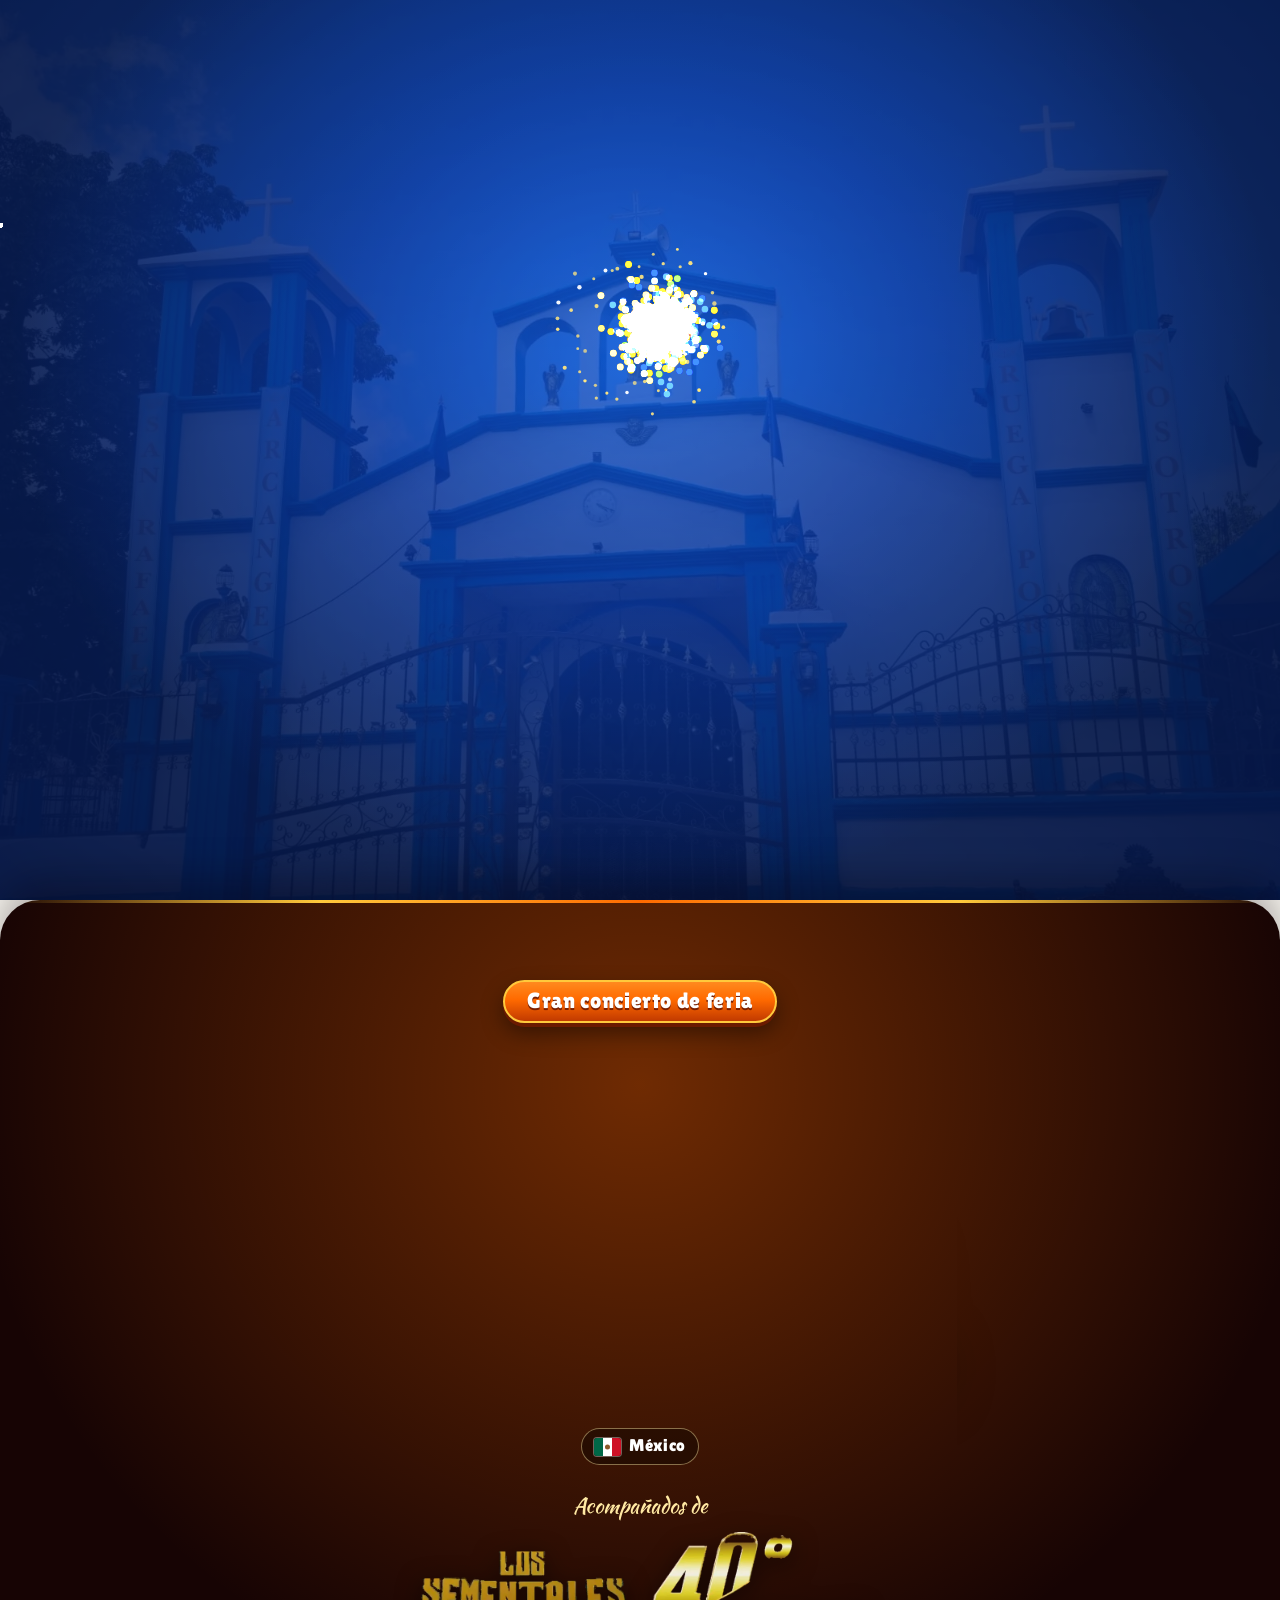
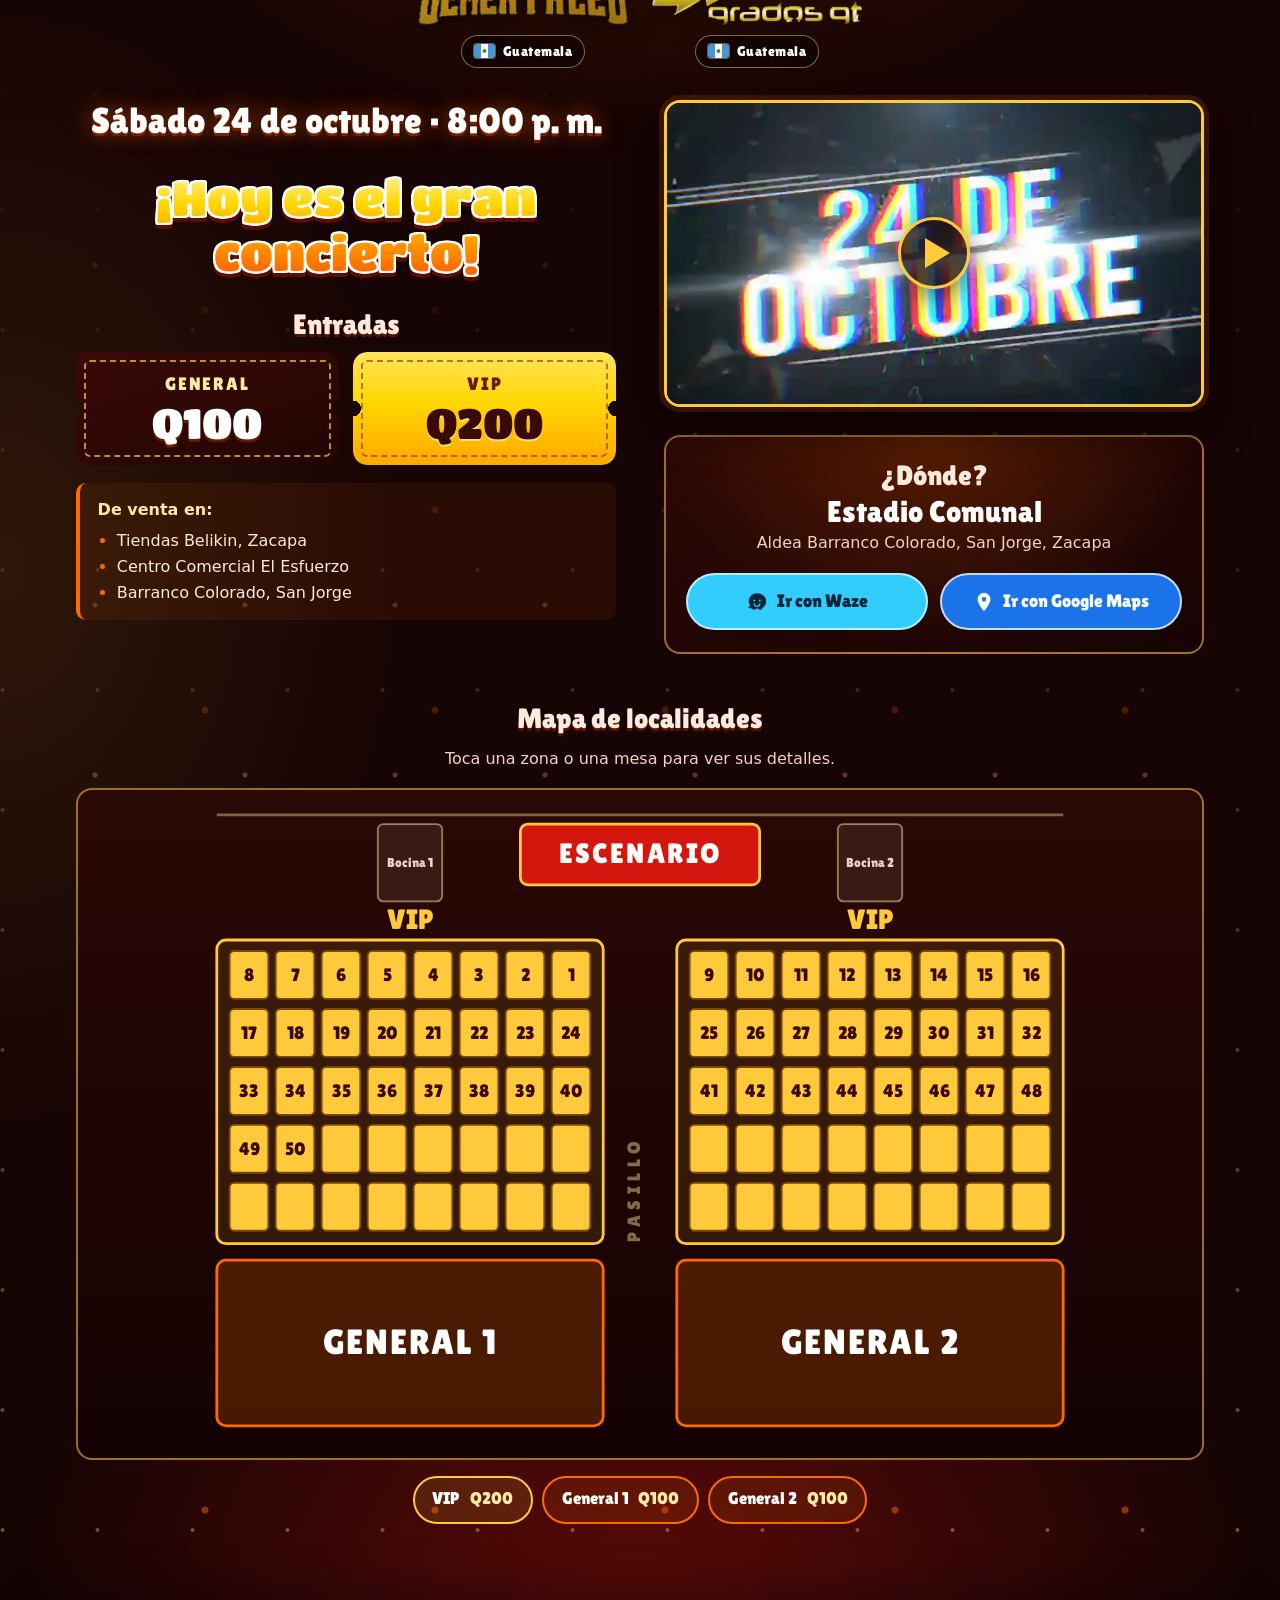
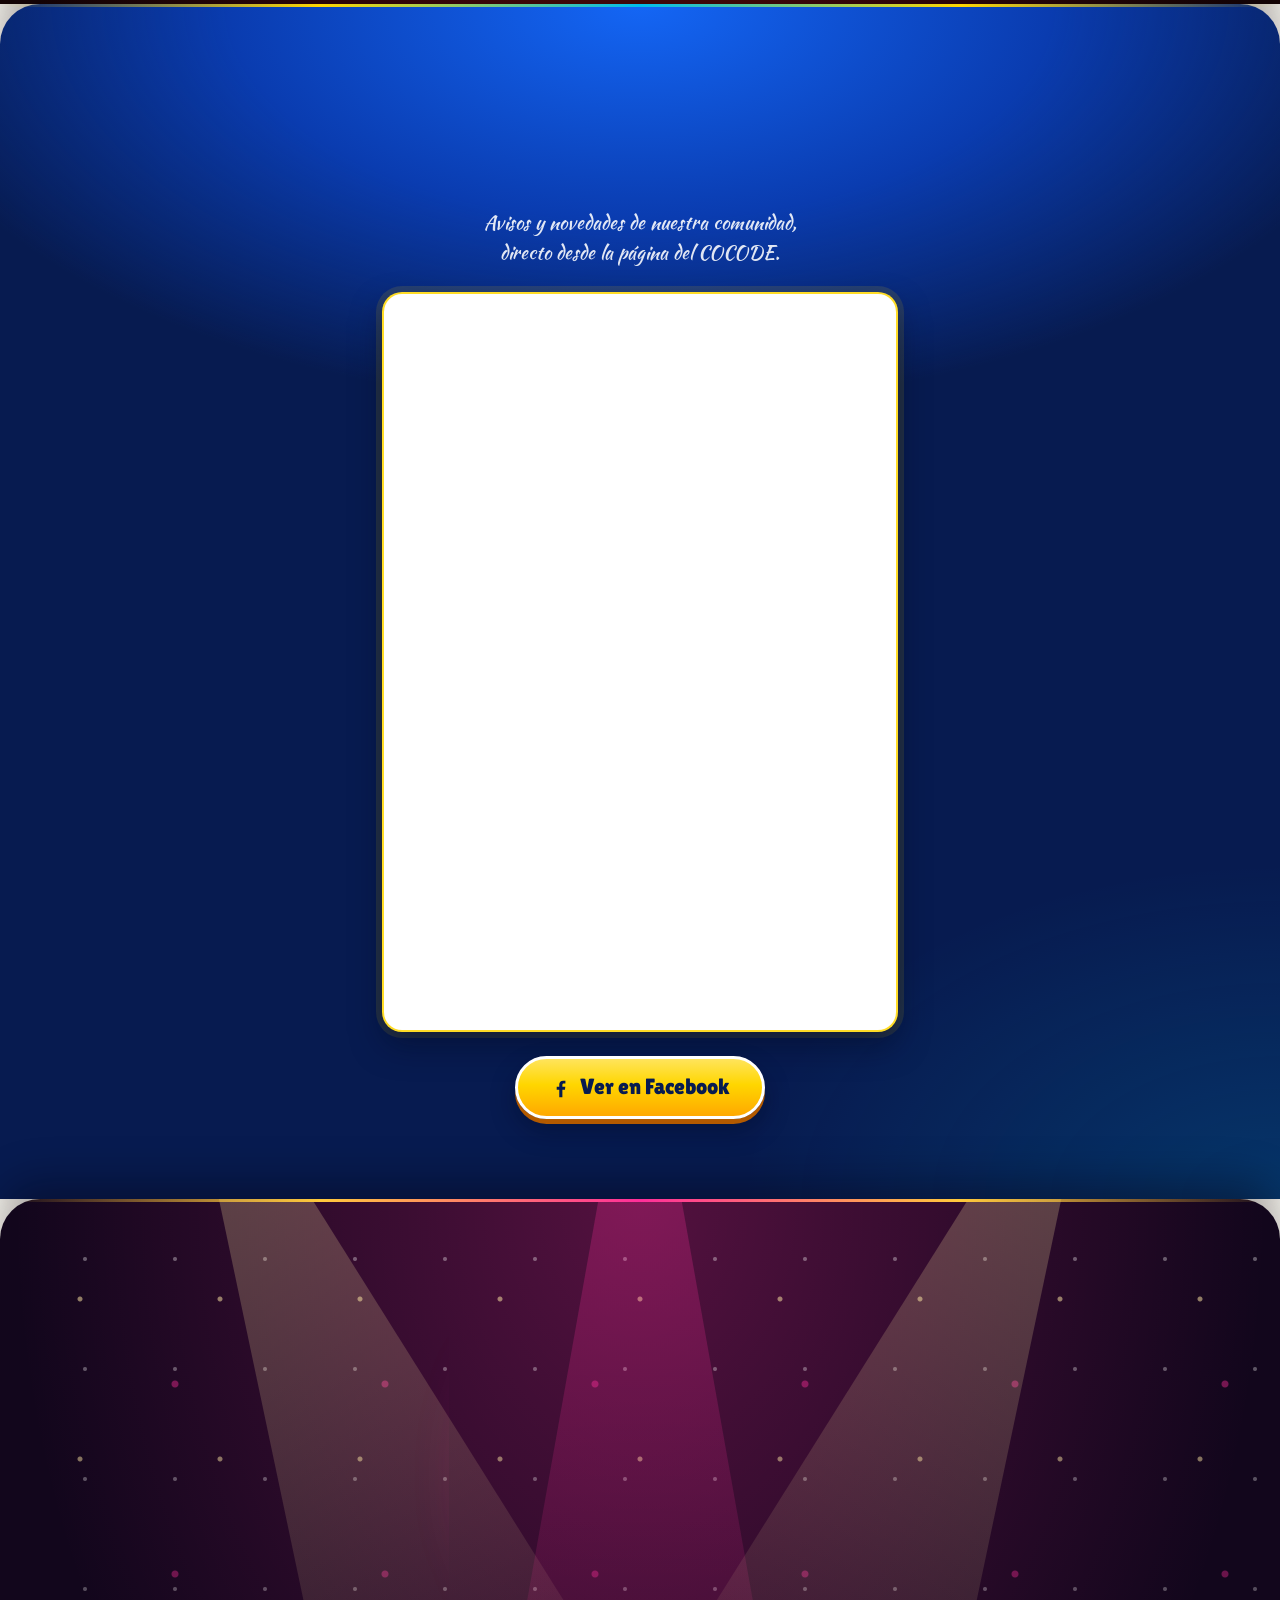
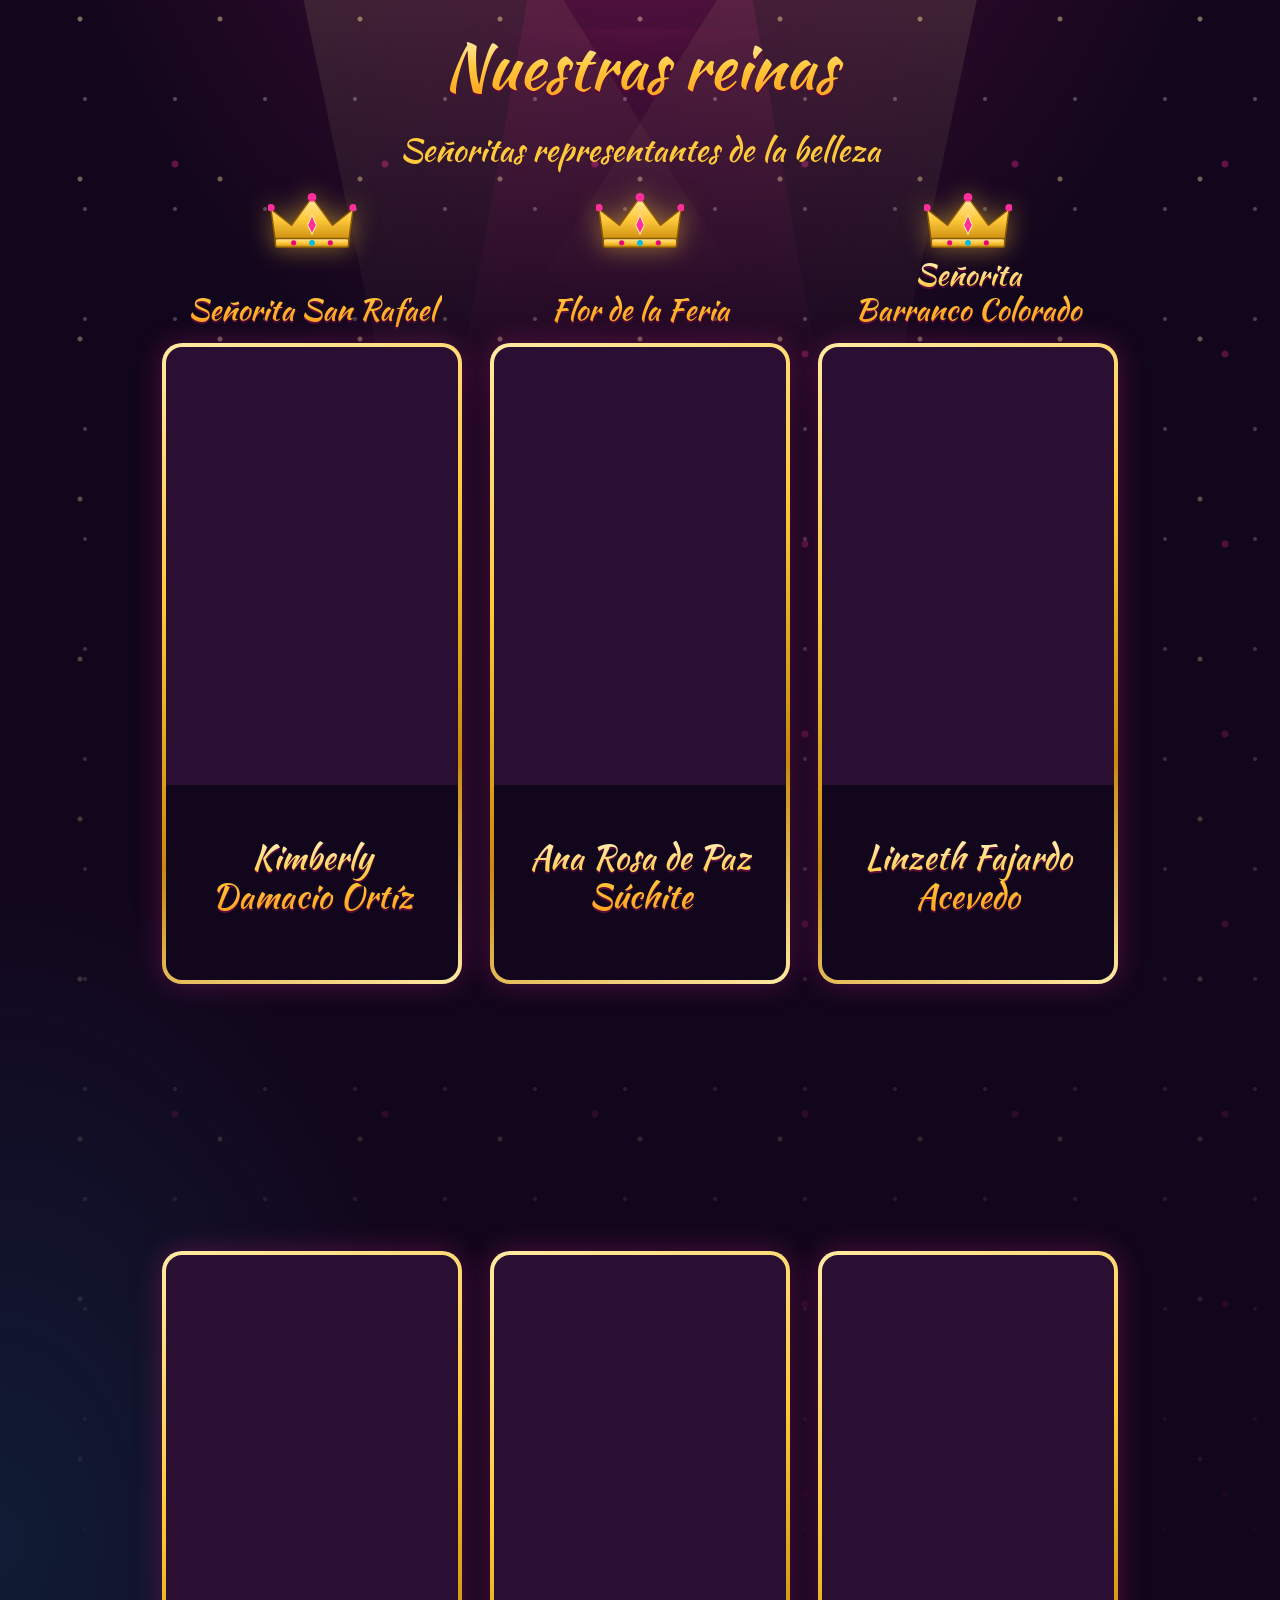
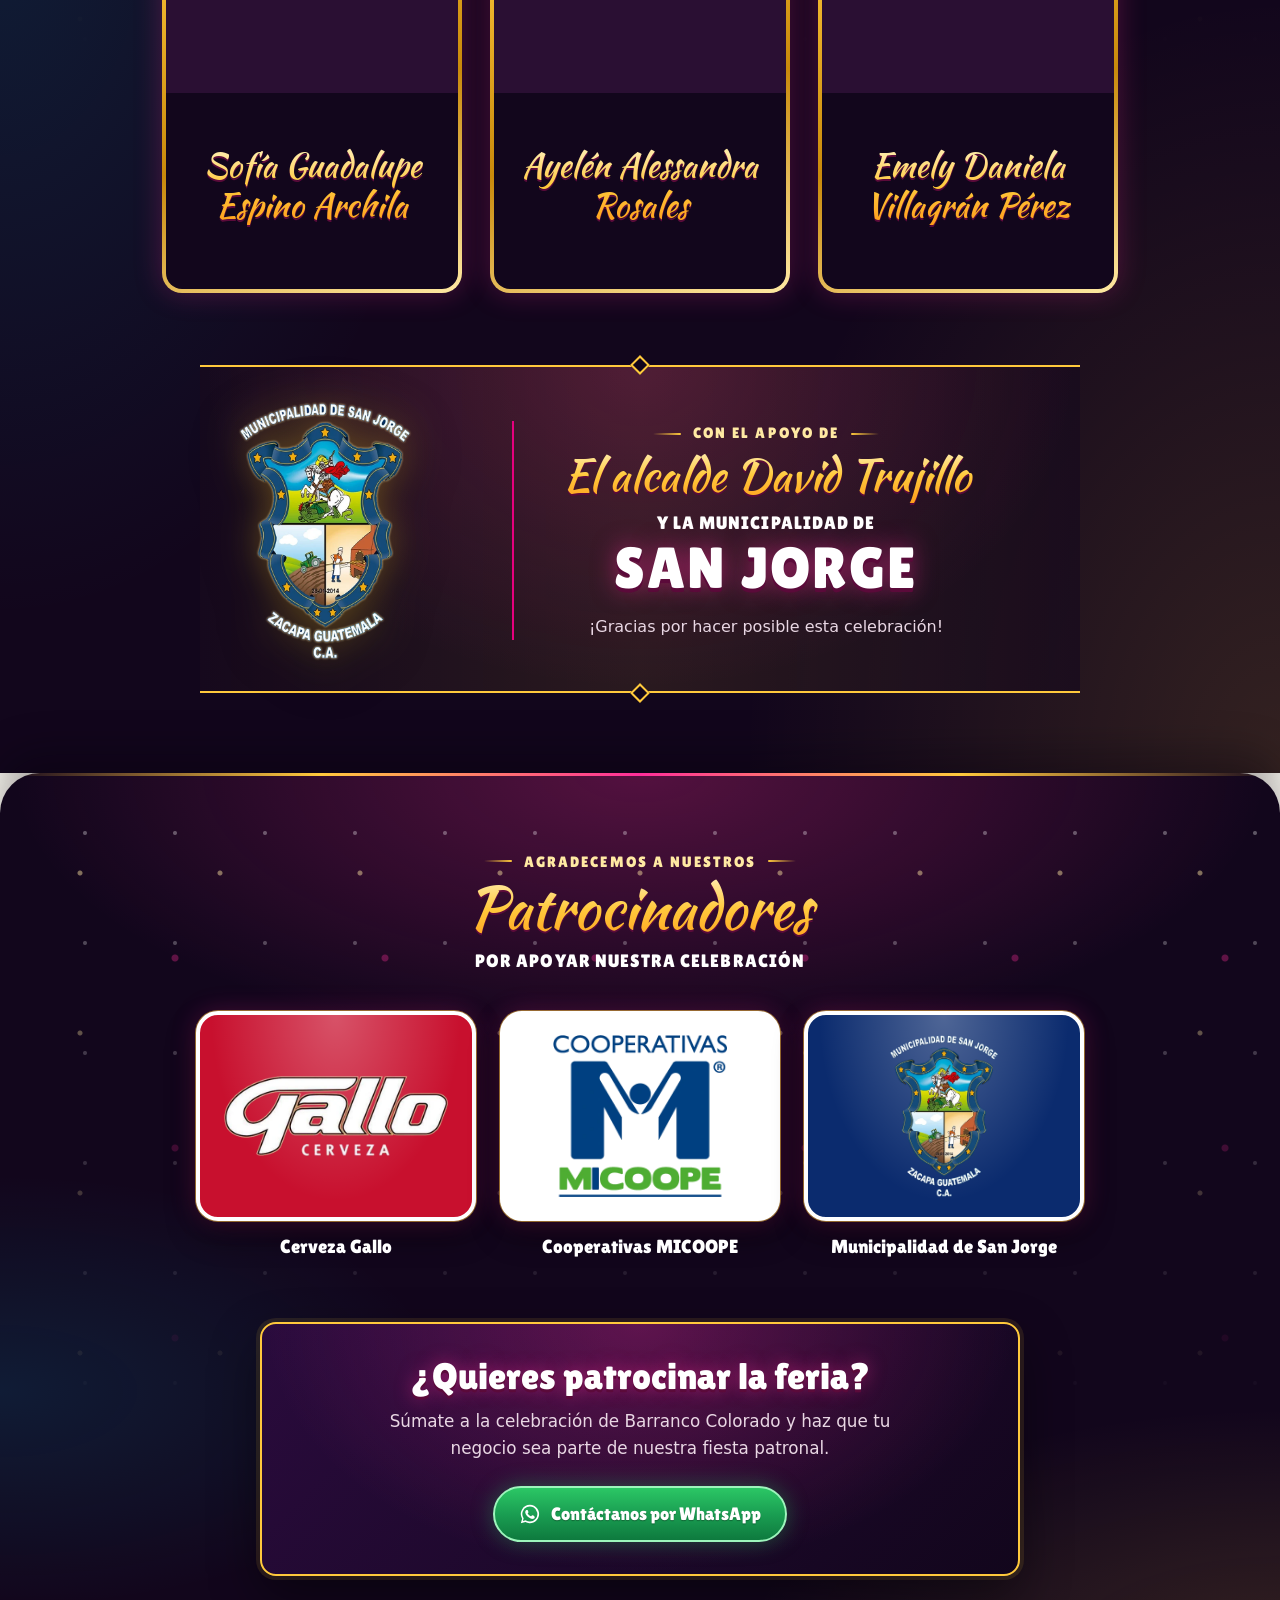
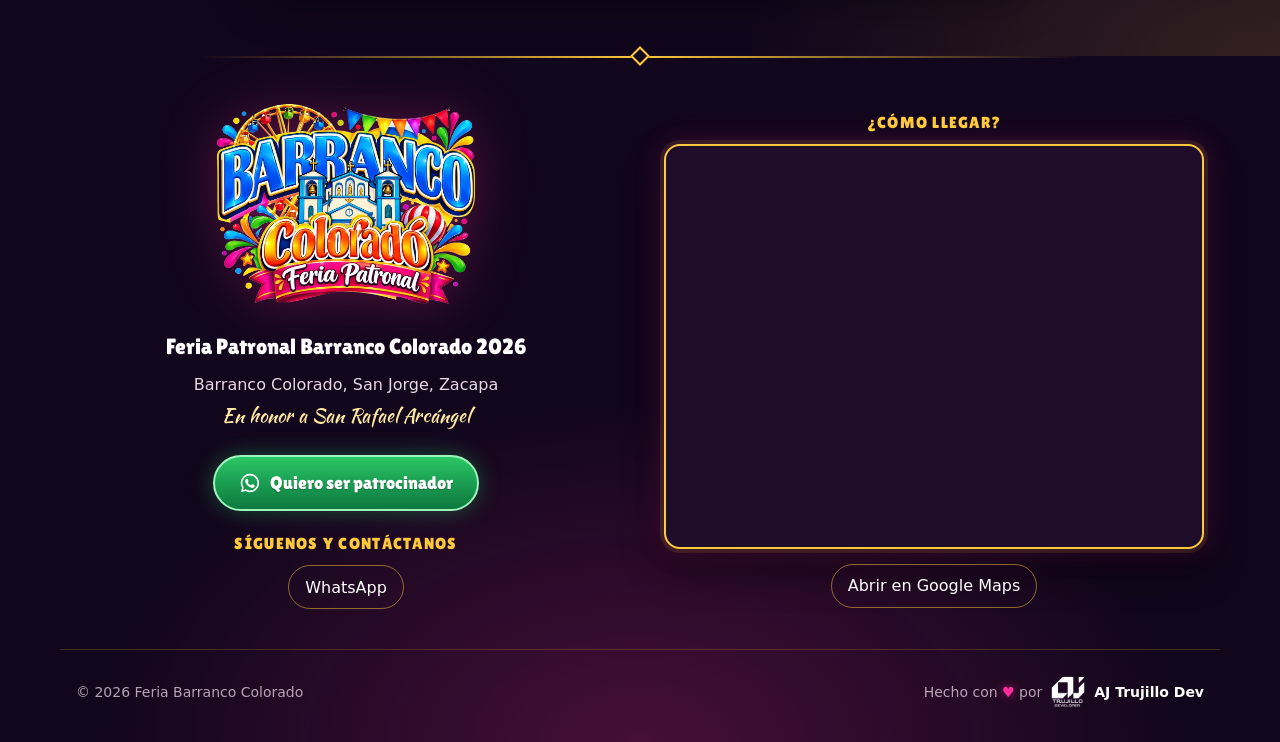
<file: index.html>
<!DOCTYPE html>
<html lang="es">
<head>
  <meta charset="utf-8">
  <meta name="viewport" content="width=device-width, initial-scale=1">
  <title>Feria Patronal Barranco Colorado 2026 | San Jorge, Zacapa</title>
  <meta name="description" content="Feria Patronal de Barranco Colorado 2026, San Jorge, Zacapa, en honor a San Rafael Arcángel. Inicia el 21 de octubre: actividades, gran concierto, nuestras reinas y patrocinadores.">
  <meta name="theme-color" content="#071B50">
  <link rel="canonical" href="https://barrancocoloradofest.com/">
  <!-- Ícono de la pestaña: logo de la feria -->
  <link rel="icon" type="image/png" sizes="32x32" href="assets/img/icono/favicon-32.png">
  <link rel="icon" type="image/png" sizes="48x48" href="assets/img/icono/favicon-48.png">
  <link rel="apple-touch-icon" href="assets/img/icono/apple-touch-icon.png">
  <!-- Vista previa al compartir (Facebook, WhatsApp, X…). Las URL deben ser absolutas. -->
  <meta property="og:type" content="website">
  <meta property="og:locale" content="es_GT">
  <meta property="og:site_name" content="Feria Patronal Barranco Colorado">
  <meta property="og:url" content="https://barrancocoloradofest.com/">
  <meta property="og:title" content="Feria Patronal Barranco Colorado 2026 | Inicia el 21 de octubre">
  <meta property="og:description" content="Feria Patronal de Barranco Colorado, San Jorge, Zacapa, en honor a San Rafael Arcángel. Conoce las actividades, el gran concierto y a nuestras reinas.">
  <meta property="og:image" content="https://barrancocoloradofest.com/assets/img/compartir/feria-2026.jpg">
  <meta property="og:image:type" content="image/jpeg">
  <meta property="og:image:width" content="1200">
  <meta property="og:image:height" content="630">
  <meta property="og:image:alt" content="Logo de la Feria Patronal Barranco Colorado con la fecha de inicio: 21 de octubre de 2026, San Jorge, Zacapa">
  <meta name="twitter:card" content="summary_large_image">
  <meta name="twitter:title" content="Feria Patronal Barranco Colorado 2026 | Inicia el 21 de octubre">
  <meta name="twitter:description" content="Feria Patronal de Barranco Colorado, San Jorge, Zacapa. Actividades, gran concierto y nuestras reinas.">
  <meta name="twitter:image" content="https://barrancocoloradofest.com/assets/img/compartir/feria-2026.jpg">
  <!-- Tipografías similares a las del logo -->
  <link rel="preconnect" href="https://fonts.googleapis.com">
  <link rel="preconnect" href="https://fonts.gstatic.com" crossorigin>
  <link rel="stylesheet" href="https://fonts.googleapis.com/css2?family=Kaushan+Script&family=Lilita+One&family=Titan+One&display=swap">
  <link rel="preload" as="image" href="assets/img/logo/logo.webp" fetchpriority="high">
  <link rel="stylesheet" href="css/styles.css">
  <script>
    // Oculta logo y contador hasta que termine la presentación (js/intro.js).
    // Seguro: si intro.js no carga, se muestran igual a los 12 segundos.
    if (!window.matchMedia("(prefers-reduced-motion: reduce)").matches) {
      document.documentElement.classList.add("intro");
      window.__introFailsafe = setTimeout(function () {
        document.documentElement.classList.remove("intro");
      }, 12000);
    }
  </script>
  <!-- El contenido vive en data.js; main.js lo muestra. El orden importa. -->
  <script src="js/data.js" defer></script>
  <script src="js/programa.js" defer></script>
  <script src="js/reinas.js" defer></script>
  <script src="js/pie.js" defer></script>
  <script src="js/main.js" defer></script>
  <script src="js/figuras.js" defer></script>
  <script src="js/intro.js" defer></script>
  <script src="js/escenas.js" defer></script>
</head>
<body>
  <!-- Barra fija: aparece al bajar de la portada (main.js) -->
  <header class="barra-sitio" data-barra-sitio>
    <a class="barra-sitio__logo" href="#inicio" aria-label="Volver al inicio">
      <img src="assets/img/logo/logo.webp" alt="" width="1000" height="775" decoding="async">
    </a>
    <!-- Cuenta regresiva compacta (la misma de la portada); al llegar la feria, la bienvenida -->
    <div class="barra-sitio__centro">
      <div class="barra-sitio__cuenta" data-barra-cuenta aria-hidden="true">
        <span class="barra-sitio__unidad"><b data-unit="dias">--</b>d</span>
        <span class="barra-sitio__unidad"><b data-unit="horas">--</b>h</span>
        <span class="barra-sitio__unidad"><b data-unit="minutos">--</b>m</span>
        <span class="barra-sitio__unidad"><b data-unit="segundos">--</b>s</span>
      </div>
      <p class="barra-sitio__bienvenida" data-barra-bienvenida hidden>¡Bienvenido a Barranco Colorado!</p>
    </div>
    <a class="btn btn--feria barra-sitio__boton" href="programa.html">Ver programa</a>
  </header>

  <main id="contenido">
    <!-- Marca el área de la portada (para pausar los fuegos cuando se cubre) -->
    <div class="portada-sentinela" data-portada-sentinela aria-hidden="true"></div>

    <!-- ============ Portada: logo + cuenta regresiva ============ -->
    <section class="hero" id="inicio" aria-labelledby="titulo-principal">
      <!-- Fondo animado: carrusel de fotos (main.js), resplandor y fuegos artificiales (intro.js) -->
      <div class="hero__fx" aria-hidden="true">
        <div class="hero__slides" data-slides></div>
        <span class="hero__glow"></span>
        <canvas class="hero__fireworks" data-fireworks></canvas>
        <span class="hero__flash"></span>
      </div>

      <!-- Durante la feria (.hero--feria) son dos columnas: logo y mensaje · actividades de hoy -->
      <div class="hero__inner" data-escena-contenido>
        <div class="hero__principal">
          <h1 class="hero__title" id="titulo-principal">
            <img class="hero__logo" data-logo="hero" src="assets/img/logo/logo.webp"
                 alt="Feria Patronal Barranco Colorado 2026" width="1000" height="775" fetchpriority="high">
            <span class="hero__title-text" data-hero-fallback data-feria="nombre" hidden>Feria Patronal Barranco Colorado 2026</span>
          </h1>

          <!-- Información para lectores de pantalla y buscadores -->
          <p class="sr-only">
            <span data-feria="lugar">San Jorge, Zacapa</span>.
            <span data-feria="patrono">En honor a San Rafael Arcángel</span>.
          </p>

          <p class="hero__date">
            <span data-feria="fechaInicioTexto">Inicia el 21 de octubre de 2026</span>
          </p>

          <div class="countdown" role="group" aria-labelledby="titulo-contador">
            <h2 class="sr-only" id="titulo-contador">Cuenta regresiva para la feria</h2>

            <div class="countdown__grid" data-countdown>
              <div class="countdown__unit">
                <span class="countdown__num" data-unit="dias">--</span>
                <span class="countdown__label">Días</span>
              </div>
              <div class="countdown__unit">
                <span class="countdown__num" data-unit="horas">--</span>
                <span class="countdown__label">Horas</span>
              </div>
              <div class="countdown__unit">
                <span class="countdown__num" data-unit="minutos">--</span>
                <span class="countdown__label">Min</span>
              </div>
              <div class="countdown__unit">
                <span class="countdown__num" data-unit="segundos">--</span>
                <span class="countdown__label">Seg</span>
              </div>
            </div>

            <!-- Solo se anuncia una vez, al terminar el conteo -->
            <p class="countdown__done" role="status" data-countdown-done></p>
          </div>

          <!-- Programa completo; durante la feria abre en el día de hoy (main.js) -->
          <a class="btn btn--feria hero__cta" href="programa.html" data-accion="actividades">Ver actividades</a>
        </div>

        <!-- Actividades de hoy: solo durante la feria (main.js + programa.js) -->
        <section class="hoy-panel hero__hoy" data-hero-hoy aria-labelledby="titulo-hoy" hidden>
          <header class="hoy-panel__header">
            <h2 class="hoy-panel__etiqueta" id="titulo-hoy">Hoy en la feria</h2>
            <p class="hoy-panel__fecha" data-hero-hoy-fecha></p>
          </header>
        </section>
      </div>

      <!-- Indicador para desplazarse al resto del sitio -->
      <a class="scroll-hint" href="#noticias">
        <span class="scroll-hint__text">Desliza</span>
        <span class="scroll-hint__arrow" aria-hidden="true"></span>
        <span class="sr-only">hacia las noticias</span>
      </a>
    </section>

    <!-- ============ Evento destacado: gran concierto ============ -->
    <!-- Estilo inspirado en el logo del grupo: noche, fuego y dorado. Contenido desde data.js -->
    <section class="section section--evento" id="evento" aria-labelledby="titulo-evento" data-hint="hacia el gran concierto" hidden>
      <div class="evento-fuego" aria-hidden="true"></div>

      <div class="container evento-inner">
        <header class="evento-header">
          <p class="evento-header__etiqueta" data-evento-campo="etiqueta" data-revelar="desplegar"></p>
          <h2 class="evento-header__titulo" id="titulo-evento">
            <img class="evento-header__logo" data-evento-logo data-revelar="pop" style="--i: 1" decoding="async">
          </h2>
          <!-- País del grupo principal (bandera + nombre) -->
          <p class="evento-pais" data-evento-pais data-revelar style="--i: 2" hidden></p>

          <div class="evento-invitados" data-evento-invitados hidden>
            <p class="evento-invitados__texto" data-evento-campo="invitadosTexto" data-revelar style="--i: 3"></p>
            <ul class="evento-invitados__lista" data-evento-invitados-lista></ul>
          </div>
        </header>

        <div class="evento-grid">
          <div class="evento-col">
            <p class="evento-fecha" data-revelar="pop" style="--i: 2">
              <time data-evento-fecha></time>
            </p>

            <!-- Cuenta regresiva propia (clases distintas a las de la portada) -->
            <div class="evento-reloj" role="group" aria-labelledby="titulo-evento-reloj" data-evento-reloj hidden>
              <h3 class="sr-only" id="titulo-evento-reloj">Cuenta regresiva para el concierto</h3>
              <div class="evento-reloj__grid" data-evento-reloj-grid>
                <div class="evento-reloj__unidad" data-revelar="voltear" style="--i: 3">
                  <span class="evento-reloj__num" data-unit="dias">--</span>
                  <span class="evento-reloj__label">Días</span>
                </div>
                <div class="evento-reloj__unidad" data-revelar="voltear" style="--i: 4">
                  <span class="evento-reloj__num" data-unit="horas">--</span>
                  <span class="evento-reloj__label">Horas</span>
                </div>
                <div class="evento-reloj__unidad" data-revelar="voltear" style="--i: 5">
                  <span class="evento-reloj__num" data-unit="minutos">--</span>
                  <span class="evento-reloj__label">Min</span>
                </div>
                <div class="evento-reloj__unidad" data-revelar="voltear" style="--i: 6">
                  <span class="evento-reloj__num" data-unit="segundos">--</span>
                  <span class="evento-reloj__label">Seg</span>
                </div>
              </div>
              <p class="evento-reloj__fin" role="status" data-evento-reloj-fin></p>
            </div>

            <!-- Precios de las entradas -->
            <div class="evento-entradas" data-evento-entradas-box hidden>
              <h3 class="evento-subtitulo" data-revelar>Entradas</h3>
              <ul class="evento-entradas__lista" data-evento-entradas></ul>
              <div class="evento-venta" data-evento-venta-box data-revelar style="--i: 2" hidden>
                <p class="evento-venta__titulo">De venta en:</p>
                <ul class="evento-venta__lista" data-evento-venta></ul>
              </div>
            </div>
          </div>

          <div class="evento-col">
            <!-- Video promocional: se reproduce en bucle solo mientras está en pantalla.
                 Sin controles: tocarlo pausa o reanuda; el botón de la esquina activa el sonido. -->
            <figure class="evento-video" data-evento-video-box data-revelar="voltear" hidden>
              <video class="evento-video__player" data-evento-video loop playsinline preload="none" width="848" height="478"></video>
              <button class="evento-video__toggle" type="button" data-evento-video-toggle aria-label="Reproducir video">
                <span class="evento-video__icono" aria-hidden="true"></span>
              </button>
              <button class="evento-video__sonido" type="button" data-evento-video-sonido hidden>
                <svg viewBox="0 0 24 24" width="20" height="20" aria-hidden="true" focusable="false"><path fill="currentColor" d="M4 9v6h4l5 4V5L8 9H4Zm12.5 3a4.5 4.5 0 0 0-2.5-4v8a4.5 4.5 0 0 0 2.5-4ZM14 3.2v2.1a7 7 0 0 1 0 13.4v2.1a9 9 0 0 0 0-17.6Z"/></svg>
                <span data-evento-video-sonido-texto>Activar sonido</span>
              </button>
              <figcaption class="sr-only" data-evento-video-titulo></figcaption>
            </figure>

            <!-- Lugar y botones para llegar -->
            <div class="evento-lugar" data-revelar style="--i: 1">
              <h3 class="evento-subtitulo">¿Dónde?</h3>
              <p class="evento-lugar__nombre" data-evento-campo="lugar"></p>
              <p class="evento-lugar__detalle" data-evento-campo="lugarDetalle"></p>
              <div class="evento-lugar__botones" data-evento-rutas hidden>
                <a class="btn btn--ruta btn--waze" data-evento-waze target="_blank" rel="noopener noreferrer">
                  <svg class="btn__icono" viewBox="0 0 24 24" width="22" height="22" aria-hidden="true" focusable="false"><path fill="currentColor" d="M12 2.5c-4.9 0-9 3.7-9 8.6 0 1.8.6 3.3 1.5 4.3-.3 1.2-1 2-2.1 2.4.9.9 2.4 1.4 4 1.1A2.5 2.5 0 0 0 11 19h2.2a2.5 2.5 0 0 0 4.7-.5c2.4-1.5 4.1-4.1 4.1-7.4 0-4.9-5-8.6-10-8.6Zm-3 6.8a1.1 1.1 0 1 1 0 2.2 1.1 1.1 0 0 1 0-2.2Zm6 0a1.1 1.1 0 1 1 0 2.2 1.1 1.1 0 0 1 0-2.2Zm-6.8 4.3h1.4a2.4 2.4 0 0 0 4.8 0h1.4a3.8 3.8 0 0 1-7.6 0Z"/></svg>
                  <span>Ir con Waze</span>
                </a>
                <a class="btn btn--ruta btn--maps" data-evento-maps target="_blank" rel="noopener noreferrer">
                  <svg class="btn__icono" viewBox="0 0 24 24" width="22" height="22" aria-hidden="true" focusable="false"><path fill="currentColor" d="M12 2a7 7 0 0 0-7 7c0 5.2 7 13 7 13s7-7.8 7-13a7 7 0 0 0-7-7Zm0 9.5A2.5 2.5 0 1 1 12 6.5a2.5 2.5 0 0 1 0 5Z"/></svg>
                  <span>Ir con Google Maps</span>
                </a>
              </div>
            </div>
          </div>
        </div>

        <!-- Mapa interactivo de localidades (dibujado por main.js desde data.js) -->
        <div class="localidades" data-localidades hidden>
          <h3 class="evento-subtitulo" data-revelar>Mapa de localidades</h3>
          <p class="localidades__ayuda" data-revelar style="--i: 1">Toca una zona o una mesa para ver sus detalles.
            <span class="localidades__desliza">Desliza el plano hacia los lados para verlo completo.</span></p>
          <div class="localidades__mapa" data-localidades-mapa data-revelar="voltear" style="--i: 2"></div>
          <div class="localidades__zonas" role="group" aria-label="Zonas del concierto" data-localidades-zonas></div>
          <div class="localidades__info" data-localidades-info aria-live="polite"></div>
        </div>
      </div>
    </section>

    <!-- ============ Noticias del COCODE (Facebook, desde data.js) ============ -->
    <section class="section section--cocode" id="noticias" aria-labelledby="titulo-noticias" data-hint="hacia las noticias del COCODE">
      <div class="container cocode">
        <header class="cocode__header">
          <p class="cocode__eyebrow" data-revelar="desplegar">Noticias del</p>
          <h2 class="cocode__titulo" id="titulo-noticias" data-revelar="pop" style="--i: 1">COCODE</h2>
          <p class="cocode__texto" data-cocode-texto data-revelar style="--i: 2"></p>
        </header>

        <!-- El plugin de Facebook se agrega aquí al acercarse (main.js) -->
        <div class="cocode__marco" data-cocode-marco data-revelar="voltear" style="--i: 3">
          <p class="cocode__cargando">Cargando publicaciones…</p>
        </div>

        <a class="btn btn--feria cocode__enlace" data-cocode-enlace target="_blank" rel="noopener noreferrer">
          <svg class="btn__icono" viewBox="0 0 24 24" width="22" height="22" aria-hidden="true" focusable="false"><path fill="currentColor" d="M13.5 22v-8.2h2.8l.4-3.2h-3.2V8.6c0-.9.3-1.6 1.6-1.6h1.7V4.1c-.3 0-1.3-.1-2.5-.1-2.5 0-4.2 1.5-4.2 4.3v2.3H7.3v3.2h2.8V22h3.4Z"/></svg>
          <span>Ver en Facebook</span>
        </a>
      </div>
    </section>

    <!-- ============ Flores de la Feria ============ -->
    <!-- Estilo inspirado en el afiche de coronación: escenario oscuro, luces, fucsia y dorado -->
    <section class="section section--flores" id="flores" aria-labelledby="titulo-flores">
      <div class="flores-stage" aria-hidden="true"></div>
      <div class="flores-luces" aria-hidden="true">
        <span class="flores-stage__beam flores-stage__beam--1"></span>
        <span class="flores-stage__beam flores-stage__beam--2"></span>
        <span class="flores-stage__beam flores-stage__beam--3"></span>
      </div>

      <div class="container flores-inner">
        <header class="flores-header">
          <img class="flores-header__logo" data-revelar="pop" src="assets/img/flores/logo-flor-de-la-feria.webp"
               alt="Flor de la Feria, Barranco Colorado 2026" width="720" height="720" loading="lazy" decoding="async">
          <h2 class="flores-header__title" id="titulo-flores">
            <span class="flores-header__script" data-revelar="escribir" style="--i: 2">Nuestras reinas</span>
          </h2>
        </header>

        <!-- Un título y una cuadrícula por grupo (señoritas, niñas…), desde data.js -->
        <div class="flores-grupos" data-flores></div>
        <div class="flores-empty" data-flores-empty hidden>
          <img class="flores-empty__img" data-revelar="pop" src="assets/img/flores/silueta-reina.webp" alt="" width="464" height="500" loading="lazy" decoding="async">
          <p class="flores-empty__text" data-revelar style="--i: 3">Pronto conocerás a las candidatas a Flor de la Feria 2026.</p>
        </div>

        <!-- Agradecimiento a la municipalidad, como la franja final del afiche -->
        <aside class="apoyo" data-apoyo aria-label="Agradecimiento" hidden>
          <span class="apoyo__escudo-marco" data-revelar="pop">
            <img class="apoyo__escudo" data-apoyo-logo alt="" width="500" height="753" loading="lazy" decoding="async">
          </span>
          <div class="apoyo__texto">
            <p class="apoyo__antes" data-apoyo-campo="antes" data-revelar style="--i: 2"></p>
            <p class="apoyo__nombre" data-apoyo-campo="nombre" data-revelar="escribir" style="--i: 3"></p>
            <p class="apoyo__despues" data-apoyo-campo="despues" data-revelar style="--i: 5"></p>
            <p class="apoyo__lugar" data-apoyo-campo="lugar" data-revelar="pop" style="--i: 6"></p>
            <p class="apoyo__mensaje" data-apoyo-campo="mensaje" data-revelar style="--i: 8"></p>
          </div>
        </aside>
      </div>
    </section>

    <!-- ============ Patrocinadores ============ -->
    <!-- Mismo estilo que el agradecimiento de las Flores: noche, fucsia y dorado -->
    <section class="section section--patrocinadores" id="patrocinadores" aria-labelledby="titulo-patrocinadores">
      <div class="flores-stage" aria-hidden="true"></div>

      <div class="container">
        <header class="patro-header">
          <h2 class="patro-header__title" id="titulo-patrocinadores">
            <span class="apoyo__antes" data-revelar>Agradecemos a nuestros</span>
            <span class="apoyo__nombre" data-revelar="escribir" style="--i: 1">Patrocinadores</span>
            <span class="apoyo__despues" data-revelar style="--i: 3">por apoyar nuestra celebración</span>
          </h2>
        </header>

        <ul class="sponsors-grid" data-patrocinadores></ul>
        <p class="empty-state empty-state--center" data-patrocinadores-empty data-revelar="pop" style="--i: 4" hidden>Muy pronto presentaremos a quienes hacen posible esta celebración.</p>

        <!-- Invitación a patrocinar (botón a WhatsApp, desde data.js) -->
        <aside class="patrocinar" data-patrocinar data-revelar="voltear" aria-labelledby="titulo-patrocinar" hidden>
          <p class="patrocinar__titulo" id="titulo-patrocinar" data-patrocinar-campo="titulo"></p>
          <p class="patrocinar__texto" data-patrocinar-campo="texto"></p>
          <a class="btn btn--whatsapp" data-patrocinar-boton target="_blank" rel="noopener noreferrer">
            <svg class="btn__icono" viewBox="0 0 24 24" width="22" height="22" aria-hidden="true" focusable="false"><path fill="currentColor" d="M12 2a10 10 0 0 0-8.6 15.1L2 22l5-1.3A10 10 0 1 0 12 2Zm0 18.2c-1.6 0-3.1-.4-4.4-1.2l-.3-.2-3 .8.8-2.9-.2-.3A8.2 8.2 0 1 1 12 20.2Zm4.5-6.1c-.2-.1-1.5-.7-1.7-.8-.2-.1-.4-.1-.6.1l-.8 1c-.1.2-.3.2-.5.1a6.7 6.7 0 0 1-3.3-2.9c-.3-.4.3-.4.7-1.4.1-.2 0-.3 0-.4l-.8-1.8c-.2-.5-.4-.4-.6-.4h-.5c-.2 0-.4.1-.7.3-.2.3-.9.9-.9 2.2s.9 2.5 1 2.7c.1.2 1.8 2.8 4.4 3.9 1.6.7 2.3.8 3.1.6.5-.1 1.5-.6 1.7-1.2.2-.6.2-1.1.2-1.2-.1-.1-.3-.2-.5-.3Z"/></svg>
            <span data-patrocinar-campo="boton"></span>
          </a>
        </aside>
      </div>
    </section>
  </main>

  <!-- ============ Pie de página ============ -->
  <!-- Continúa el escenario de noche de Patrocinadores -->
  <footer class="site-footer">
    <div class="container site-footer__inner">
      <div class="site-footer__marca">
        <img class="site-footer__logo" src="assets/img/logo/logo.webp"
             alt="Feria Patronal Barranco Colorado 2026" width="1000" height="775" loading="lazy" decoding="async">

        <div class="site-footer__id">
          <p class="site-footer__name" data-feria="nombre">Feria Patronal Barranco Colorado 2026</p>
          <p data-feria="lugarCompleto">Barranco Colorado, San Jorge, Zacapa</p>
          <p class="site-footer__patrono" data-feria="patrono">En honor a San Rafael Arcángel</p>
        </div>

        <!-- Botón para patrocinar (WhatsApp, desde data.js) -->
        <a class="btn btn--whatsapp site-footer__patrocinar" data-patrocinar-boton target="_blank" rel="noopener noreferrer" hidden>
          <svg class="btn__icono" viewBox="0 0 24 24" width="22" height="22" aria-hidden="true" focusable="false"><path fill="currentColor" d="M12 2a10 10 0 0 0-8.6 15.1L2 22l5-1.3A10 10 0 1 0 12 2Zm0 18.2c-1.6 0-3.1-.4-4.4-1.2l-.3-.2-3 .8.8-2.9-.2-.3A8.2 8.2 0 1 1 12 20.2Zm4.5-6.1c-.2-.1-1.5-.7-1.7-.8-.2-.1-.4-.1-.6.1l-.8 1c-.1.2-.3.2-.5.1a6.7 6.7 0 0 1-3.3-2.9c-.3-.4.3-.4.7-1.4.1-.2 0-.3 0-.4l-.8-1.8c-.2-.5-.4-.4-.6-.4h-.5c-.2 0-.4.1-.7.3-.2.3-.9.9-.9 2.2s.9 2.5 1 2.7c.1.2 1.8 2.8 4.4 3.9 1.6.7 2.3.8 3.1.6.5-.1 1.5-.6 1.7-1.2.2-.6.2-1.1.2-1.2-.1-.1-.3-.2-.5-.3Z"/></svg>
          <span>Quiero ser patrocinador</span>
        </a>

        <div class="site-footer__links" data-footer-links hidden>
          <h2 class="site-footer__heading">Síguenos y contáctanos</h2>
          <ul class="site-footer__list" data-redes></ul>
          <ul class="site-footer__list" data-contacto></ul>
        </div>
      </div>

      <!-- Mapa de Barranco Colorado (coordenadas en data.js) -->
      <div class="mapa" data-mapa hidden>
        <h2 class="site-footer__heading">¿Cómo llegar?</h2>
        <div class="mapa__marco">
          <iframe class="mapa__iframe" data-mapa-iframe title="Mapa de Barranco Colorado, San Jorge, Zacapa"
                  loading="lazy" decoding="async" referrerpolicy="no-referrer-when-downgrade" allowfullscreen></iframe>
        </div>
        <a class="site-footer__link mapa__abrir" data-mapa-enlace target="_blank" rel="noopener noreferrer">Abrir en Google Maps</a>
      </div>
    </div>

    <div class="container site-footer__bottom">
      <p class="site-footer__copy">© <span data-feria="anio">2026</span> <span data-feria="nombreCorto">Feria Barranco Colorado</span></p>
      <a class="site-footer__credito" href="https://albertrujillo.dev/" target="_blank" rel="noopener"
         aria-label="Hecho con amor por AJ Trujillo Dev (se abre en una pestaña nueva)">
        <span aria-hidden="true">Hecho con <span class="site-footer__corazon">♥</span> por</span>
        <img class="site-footer__credito-logo" src="assets/img/credito/trujillo-dev.webp" alt="" width="200" height="200" loading="lazy" decoding="async">
        <strong aria-hidden="true">AJ Trujillo Dev</strong>
      </a>
    </div>
  </footer>

  <!-- Visor de fotos (se abre al tocar la foto de una reina) -->
  <dialog class="viewer" data-viewer aria-label="Imagen ampliada">
    <button class="viewer__close" type="button" data-viewer-close>
      <span aria-hidden="true">×</span>
      <span class="sr-only">Cerrar imagen</span>
    </button>
    <img class="viewer__img" data-viewer-img alt="">
    <p class="viewer__caption" data-viewer-caption></p>
  </dialog>
</body>
</html>
</file>
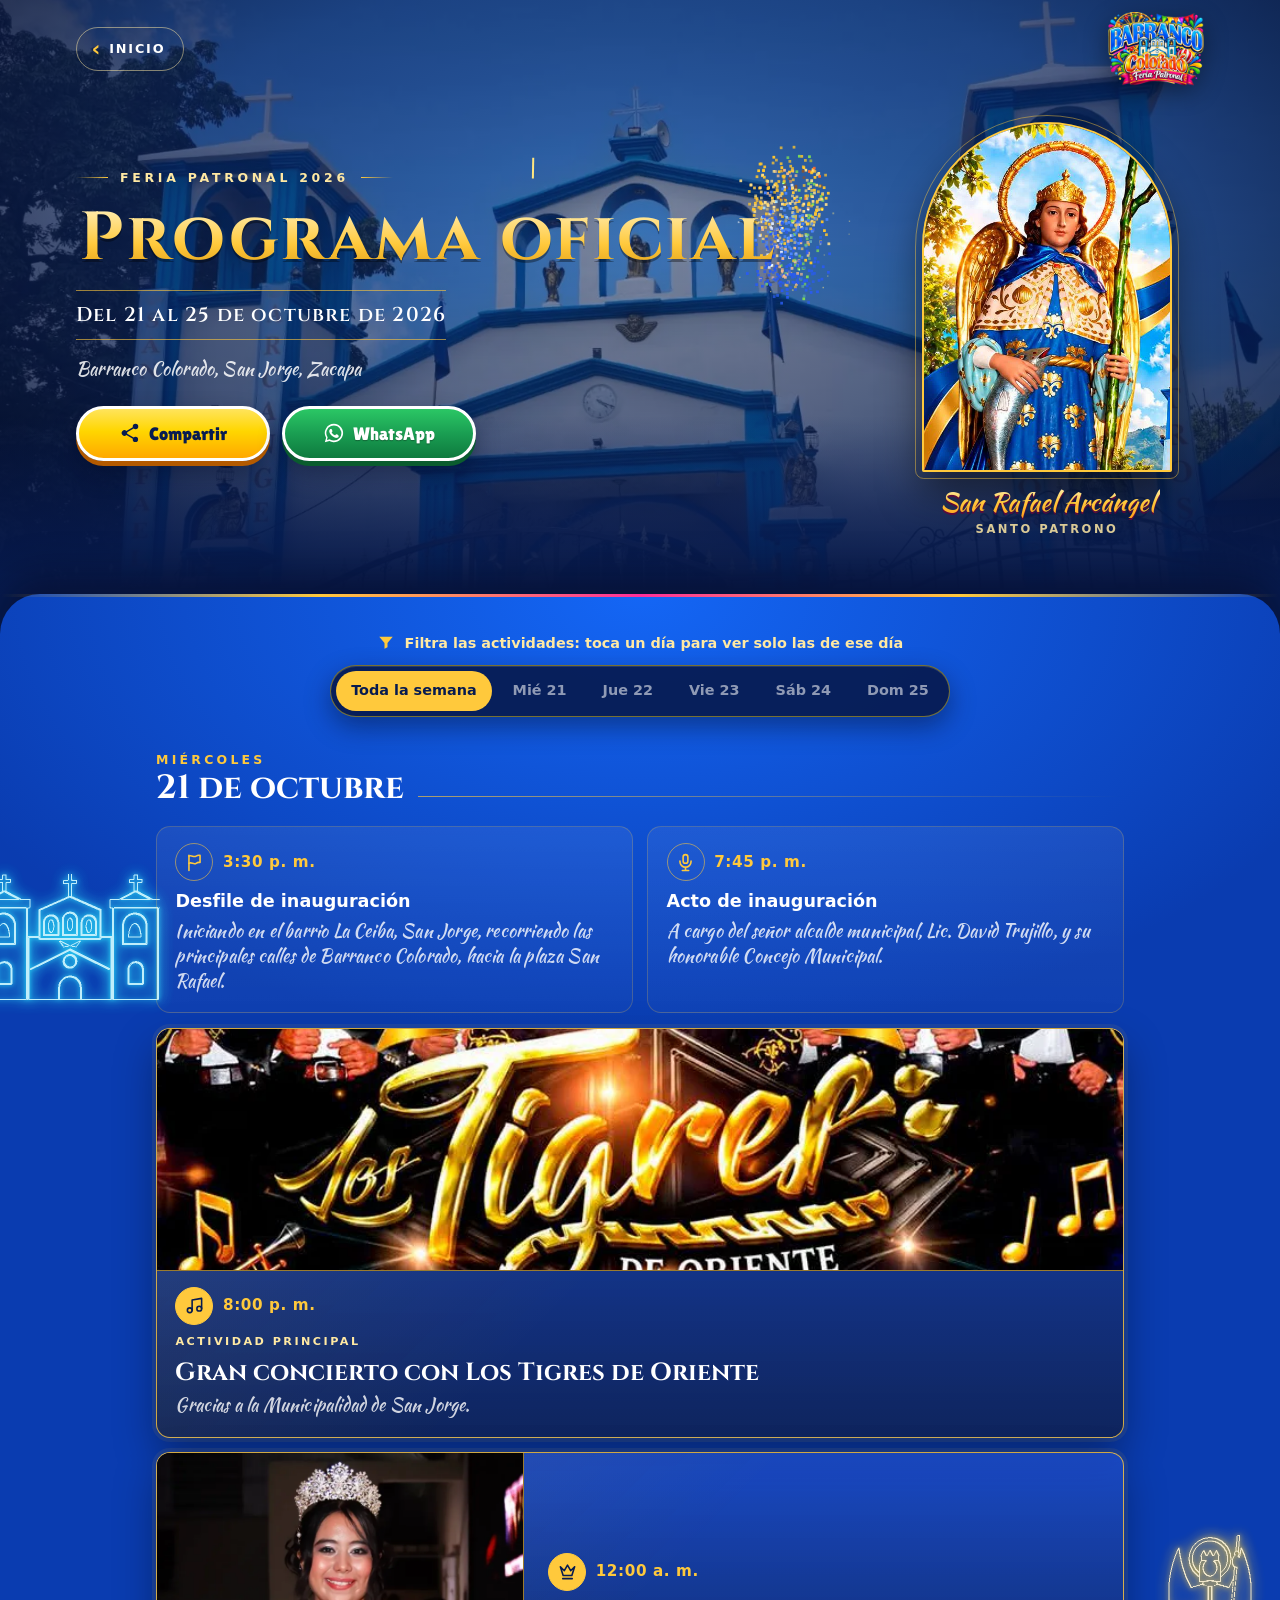
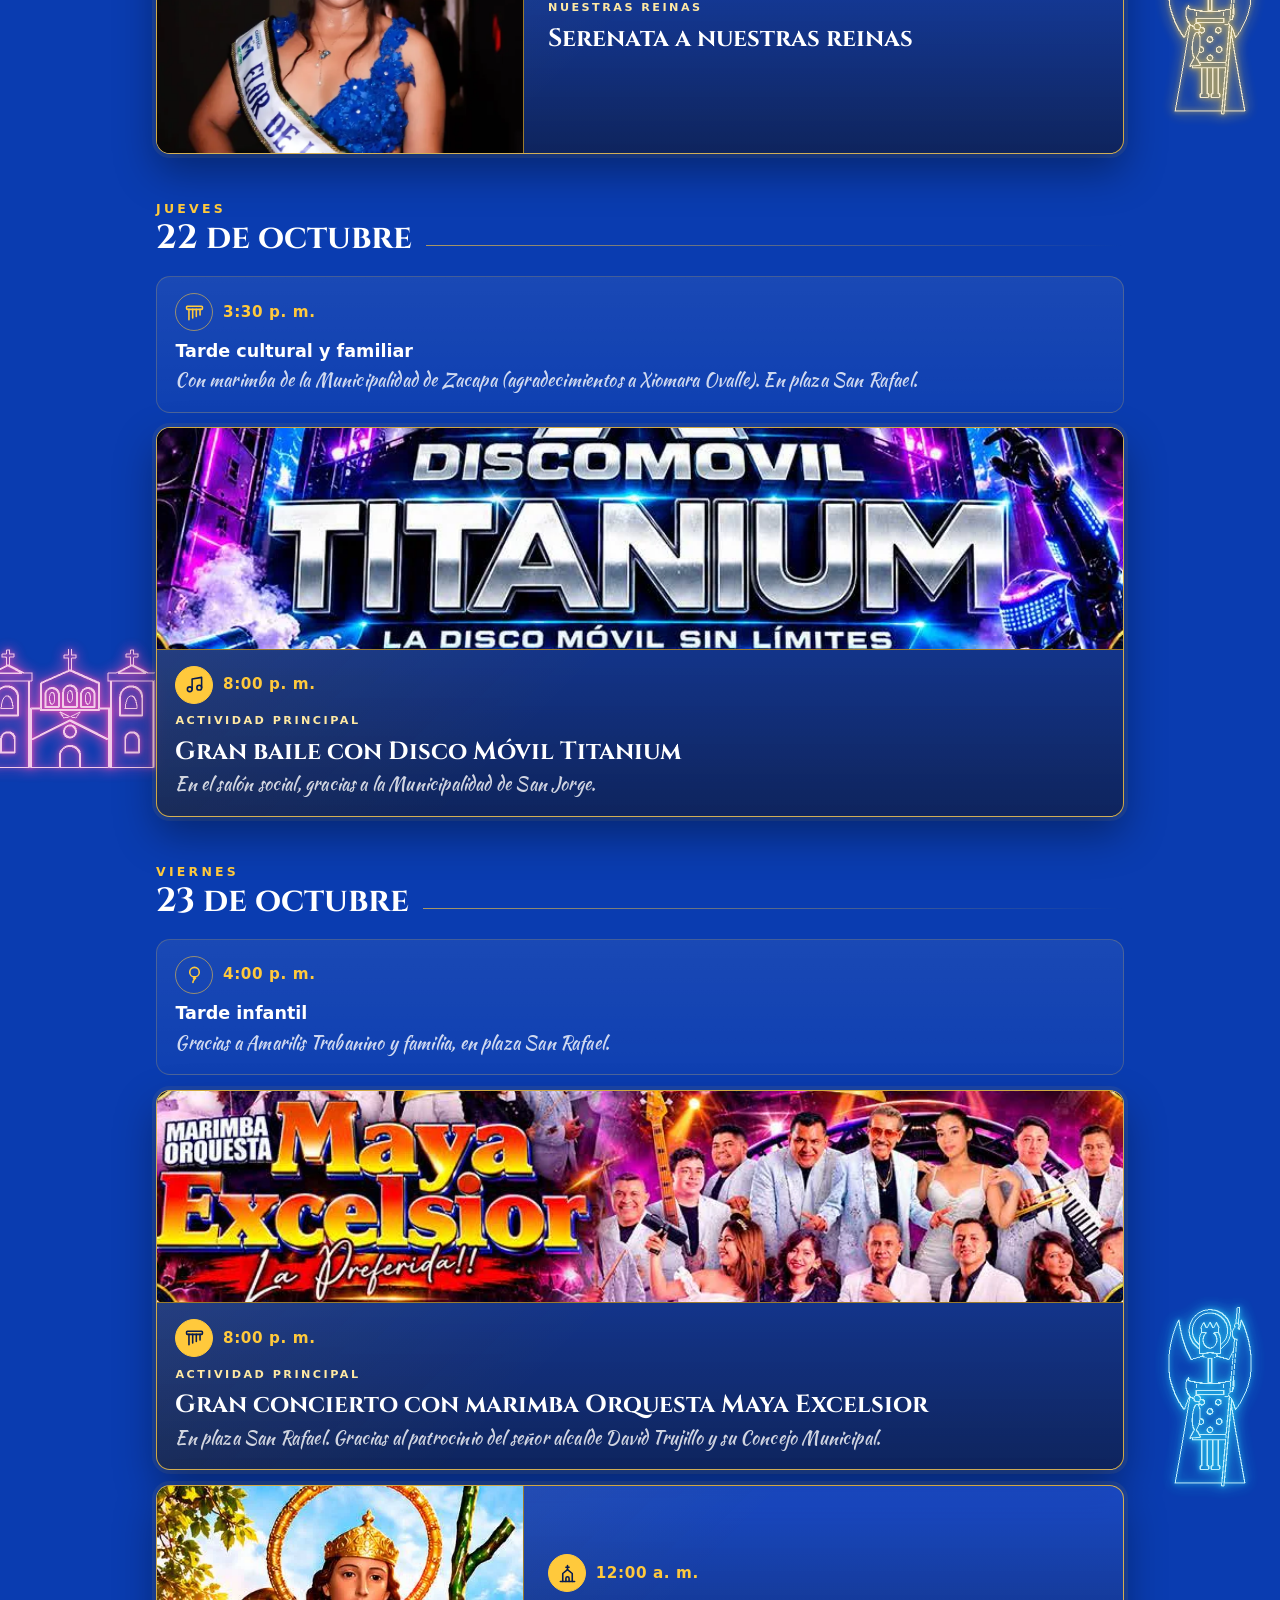
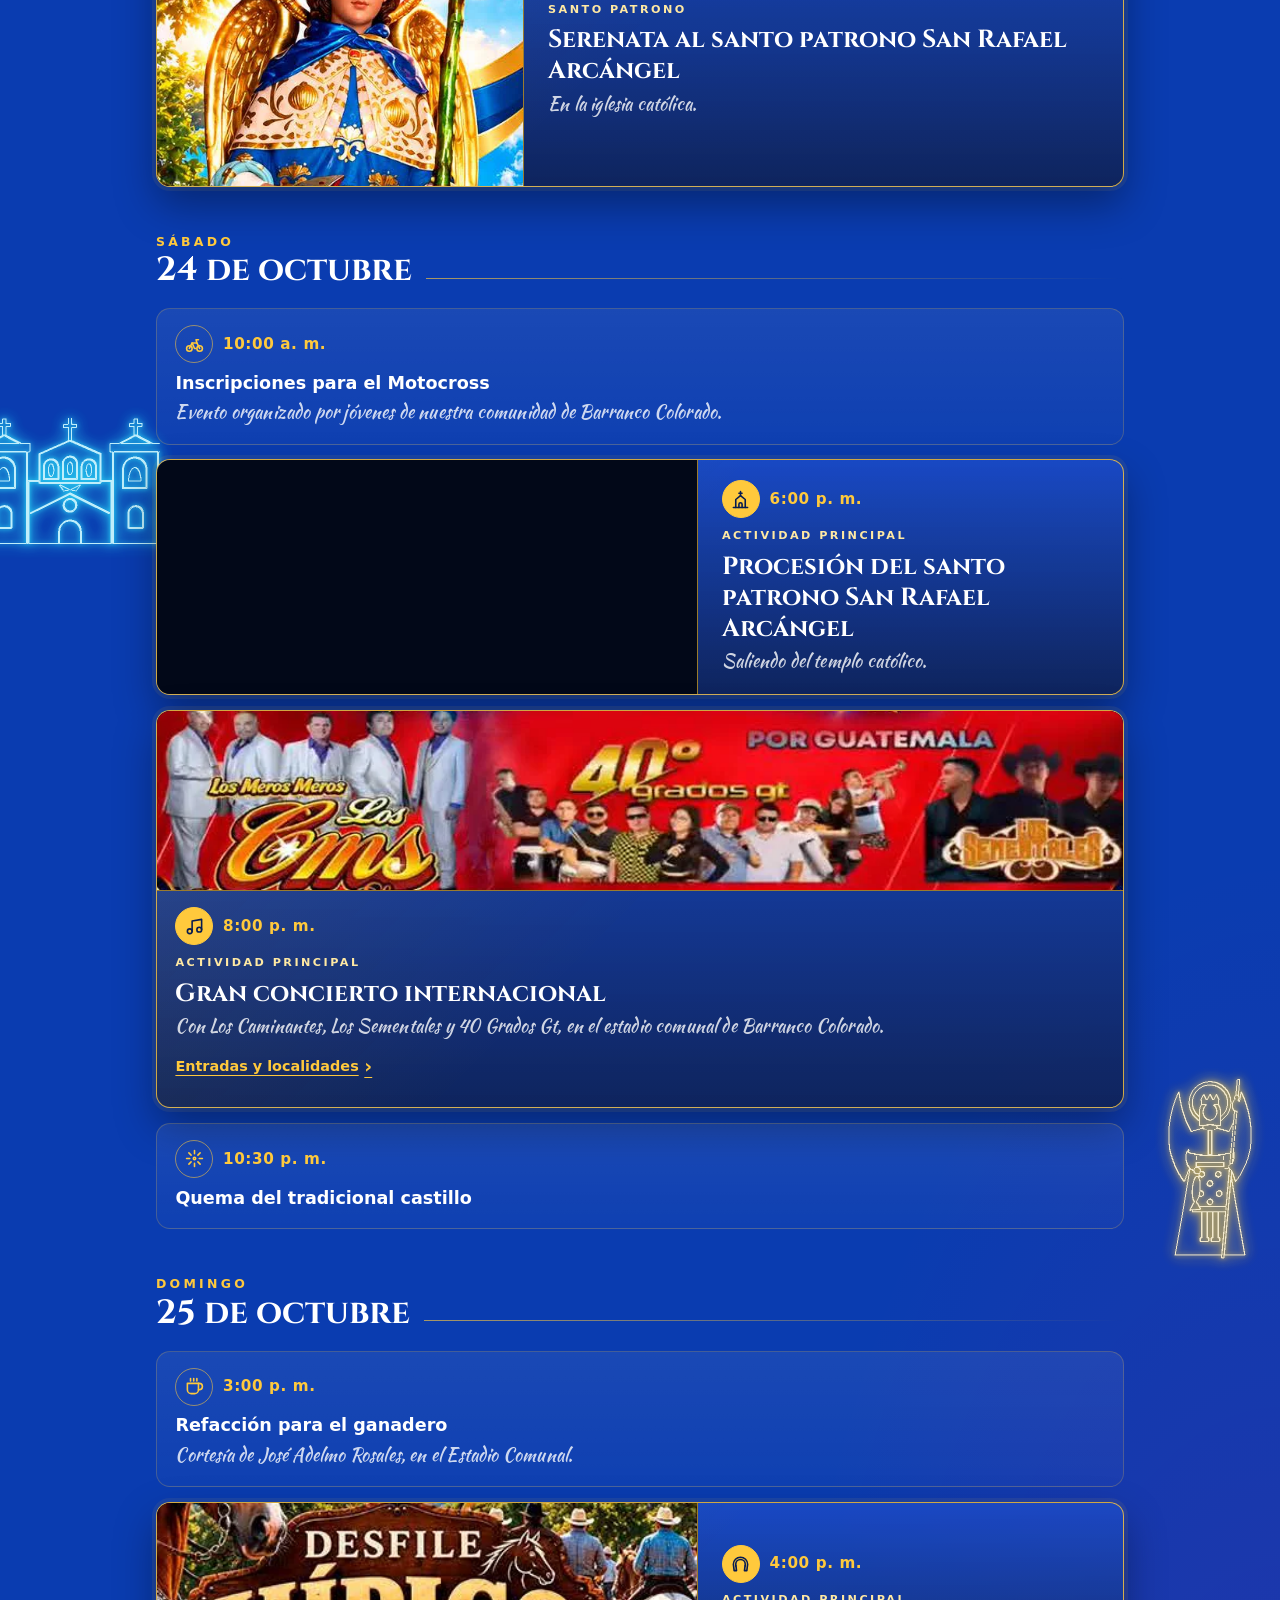
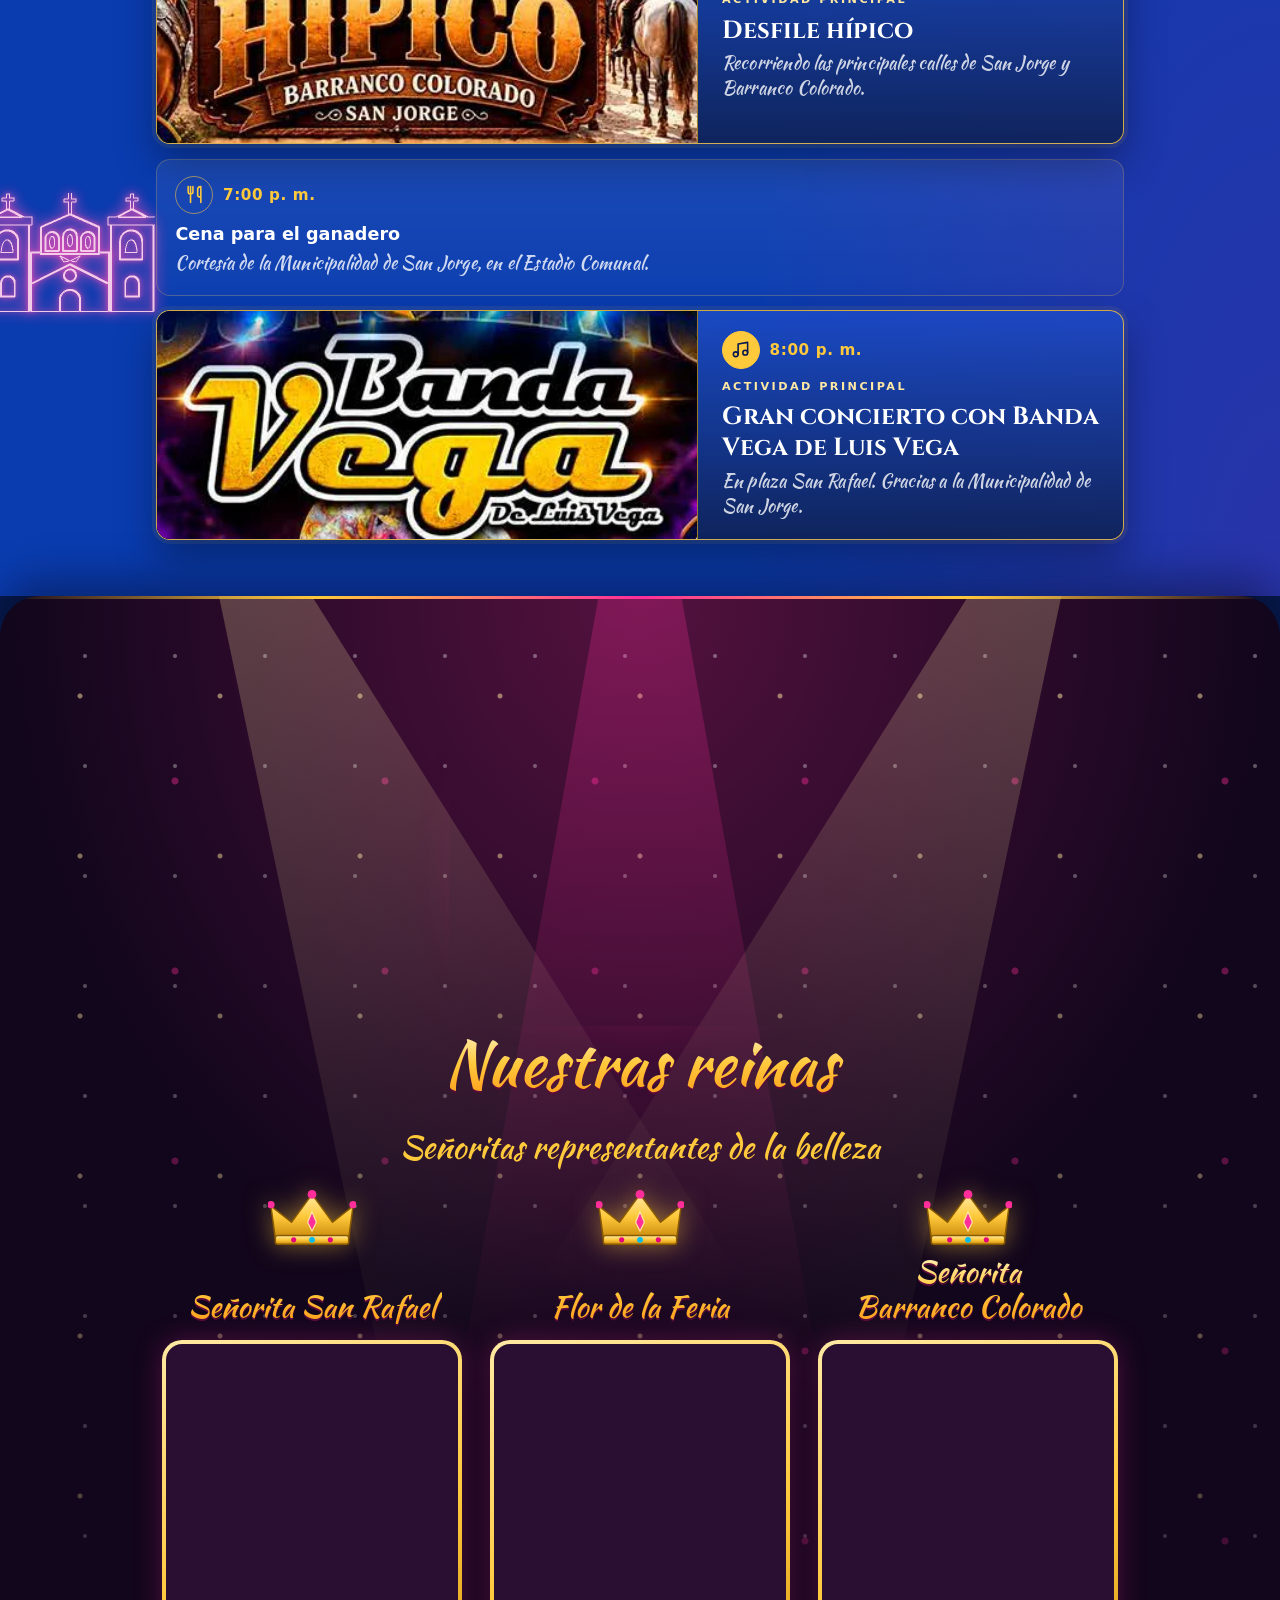
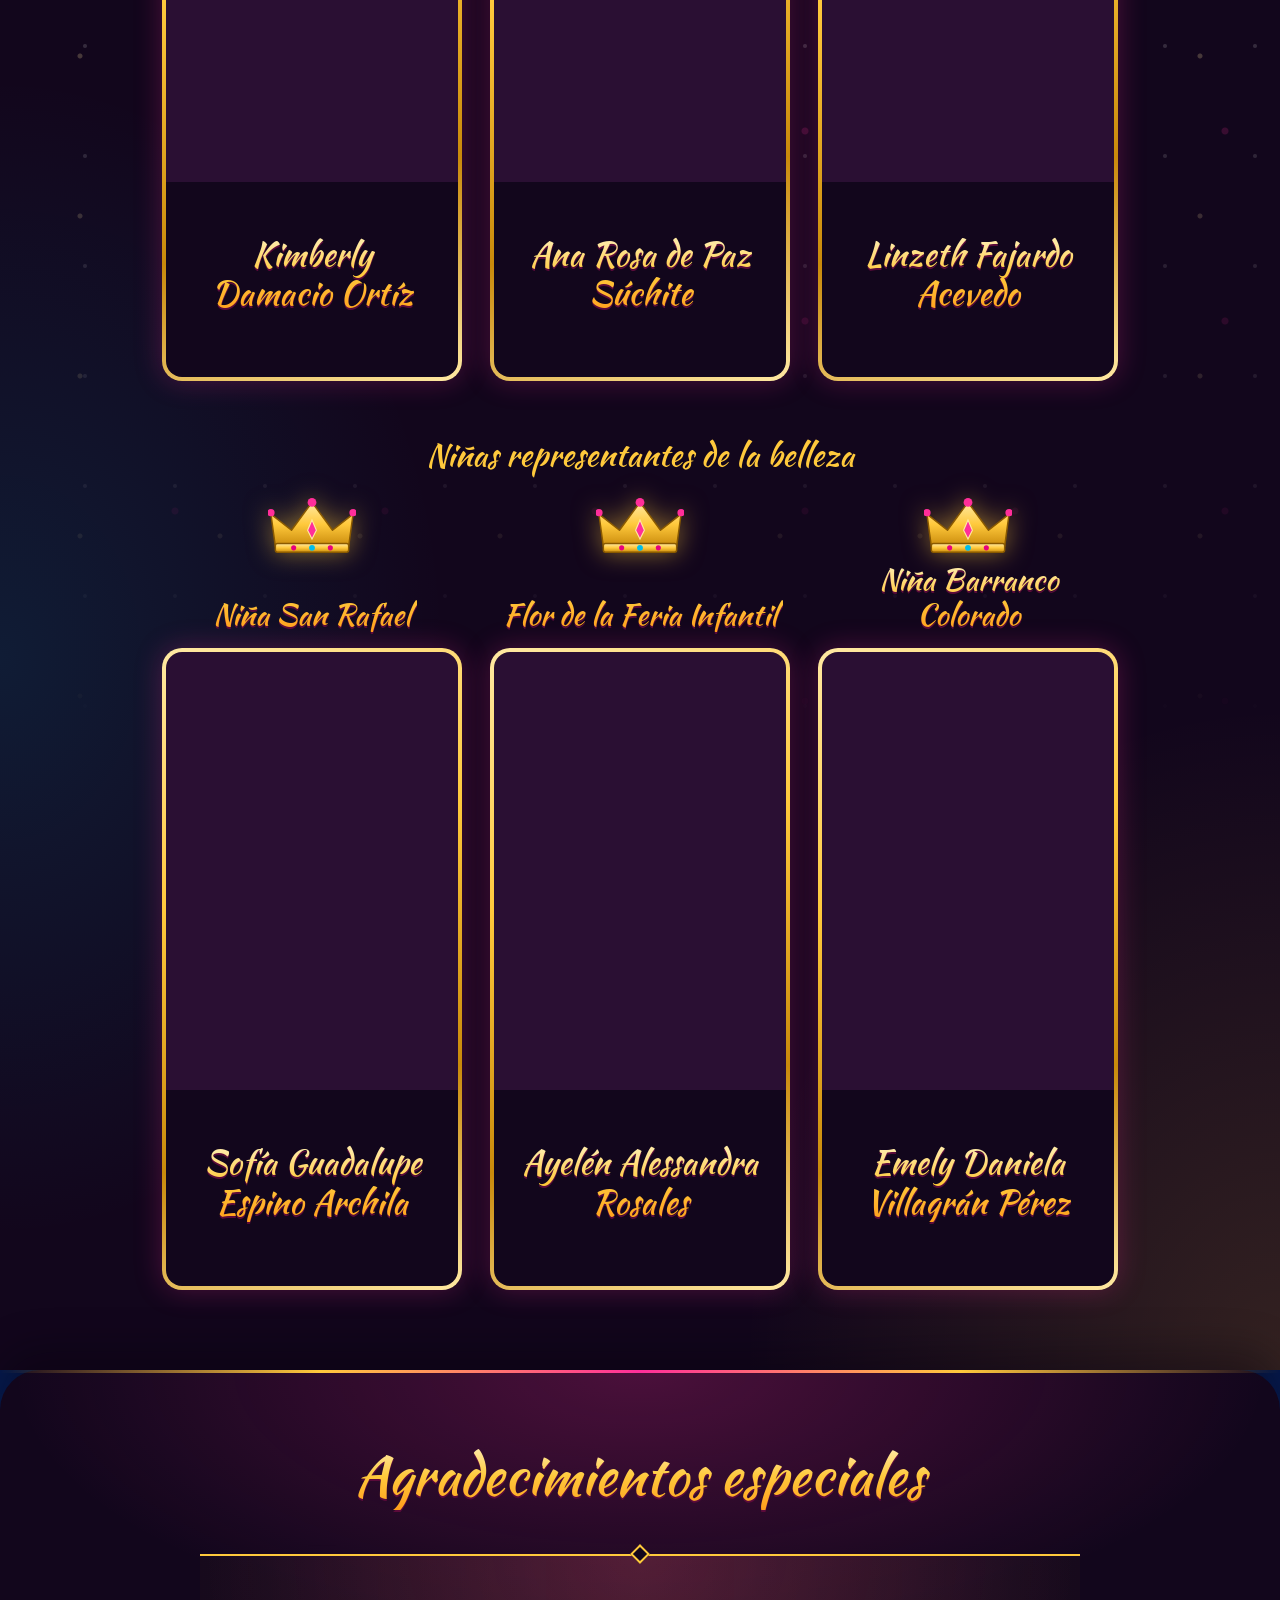
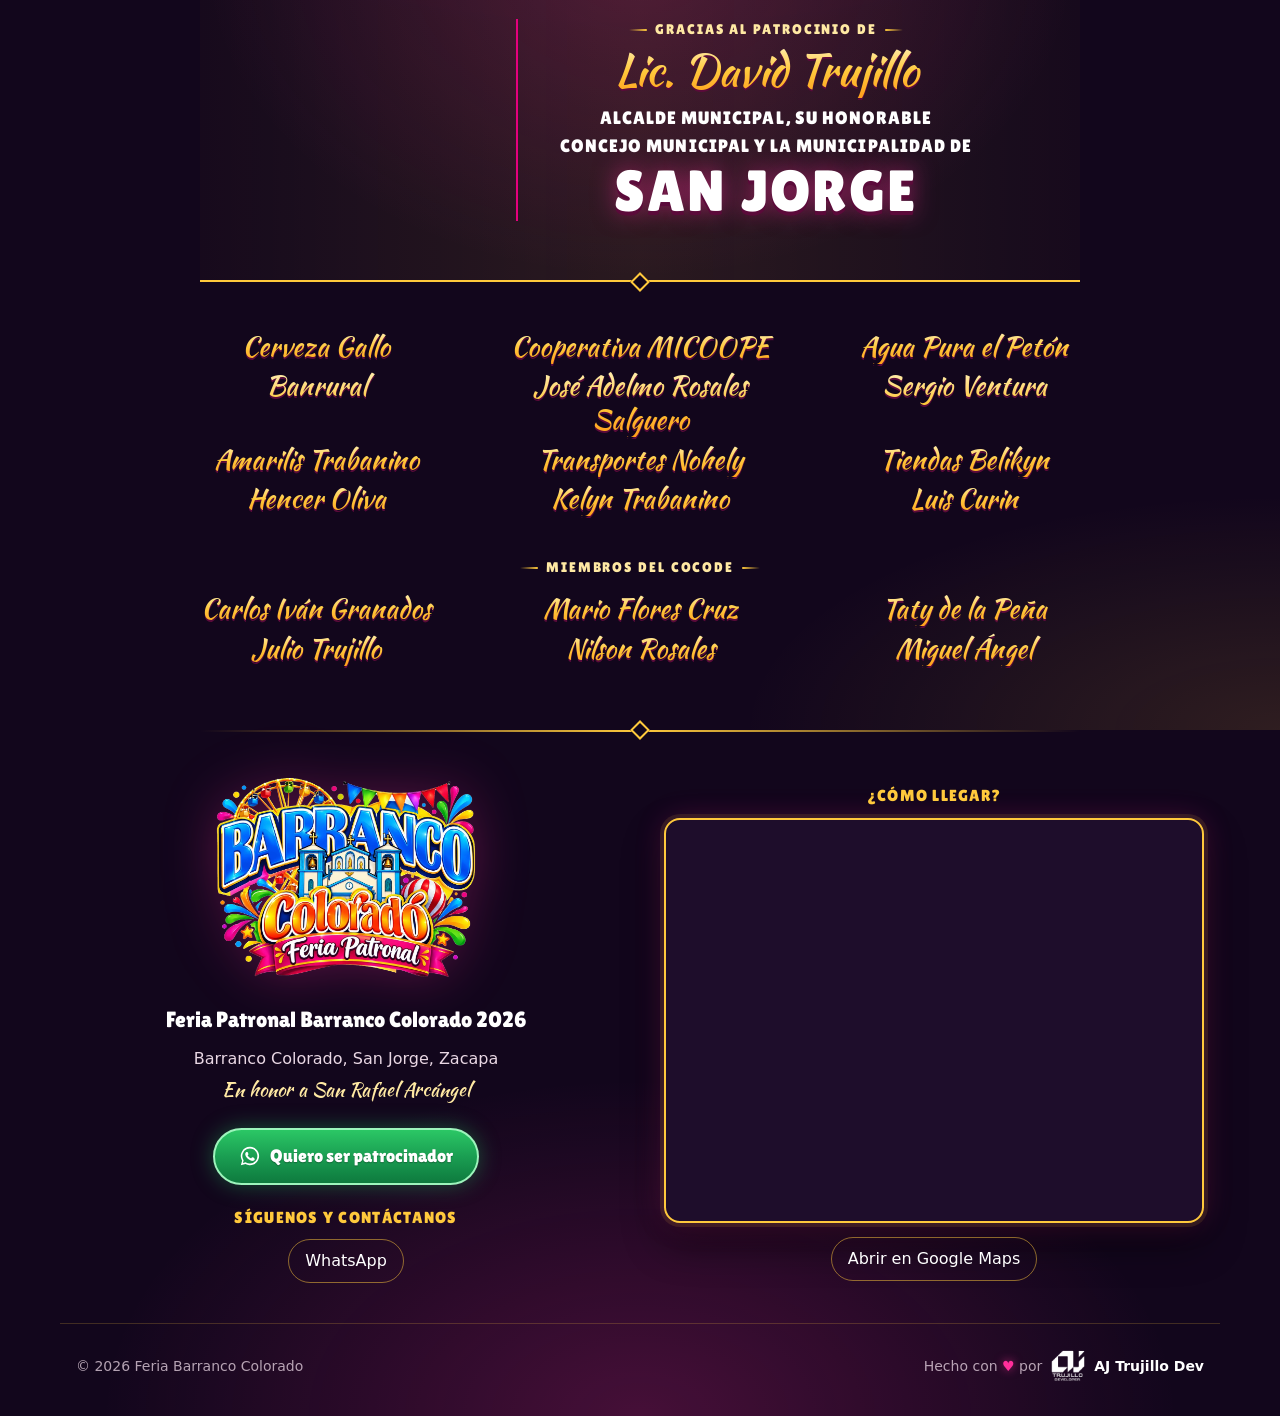
<file: programa.html>
<!DOCTYPE html>
<html lang="es">
<head>
  <meta charset="utf-8">
  <meta name="viewport" content="width=device-width, initial-scale=1">
  <title>Programa oficial | Feria Patronal Barranco Colorado 2026</title>
  <meta name="description" content="Programa oficial de la Feria Patronal de Barranco Colorado 2026, San Jorge, Zacapa, del 21 al 25 de octubre: desfiles, conciertos, serenatas, procesión, quema del castillo y desfile hípico.">
  <meta name="theme-color" content="#061642">
  <link rel="canonical" href="https://barrancocoloradofest.com/programa.html">
  <link rel="icon" type="image/png" sizes="32x32" href="assets/img/icono/favicon-32.png">
  <link rel="icon" type="image/png" sizes="48x48" href="assets/img/icono/favicon-48.png">
  <link rel="apple-touch-icon" href="assets/img/icono/apple-touch-icon.png">
  <!-- Vista previa al compartir. Las URL deben ser absolutas. -->
  <meta property="og:type" content="website">
  <meta property="og:locale" content="es_GT">
  <meta property="og:site_name" content="Feria Patronal Barranco Colorado">
  <meta property="og:url" content="https://barrancocoloradofest.com/programa.html">
  <meta property="og:title" content="Programa oficial | Feria Patronal Barranco Colorado 2026">
  <meta property="og:description" content="Desfiles, conciertos, serenatas, procesión de San Rafael Arcángel, quema del castillo y desfile hípico. Todas las actividades, día por día, del 21 al 25 de octubre.">
  <meta property="og:image" content="https://barrancocoloradofest.com/assets/img/compartir/programa-2026.jpg">
  <meta property="og:image:type" content="image/jpeg">
  <meta property="og:image:width" content="1200">
  <meta property="og:image:height" content="630">
  <meta property="og:image:alt" content="Programa oficial de la Feria Patronal Barranco Colorado 2026, del 21 al 25 de octubre, con la imagen de San Rafael Arcángel">
  <meta name="twitter:card" content="summary_large_image">
  <meta name="twitter:title" content="Programa oficial | Feria Patronal Barranco Colorado 2026">
  <meta name="twitter:description" content="Desfiles, conciertos, serenatas, procesión de San Rafael Arcángel, quema del castillo y desfile hípico. Todas las actividades, día por día, del 21 al 25 de octubre.">
  <meta name="twitter:image" content="https://barrancocoloradofest.com/assets/img/compartir/programa-2026.jpg">
  <meta name="twitter:image:alt" content="Programa oficial de la Feria Patronal Barranco Colorado 2026, del 21 al 25 de octubre, con la imagen de San Rafael Arcángel">
  <link rel="preconnect" href="https://fonts.googleapis.com">
  <link rel="preconnect" href="https://fonts.gstatic.com" crossorigin>
  <link rel="stylesheet" href="https://fonts.googleapis.com/css2?family=Cinzel:wght@600;700&family=Kaushan+Script&family=Lilita+One&display=swap">
  <link rel="stylesheet" href="css/styles.css">
  <!-- El programa vive en data.js; programa.js arma la página -->
  <script src="js/data.js" defer></script>
  <script src="js/programa.js" defer></script>
  <!-- Fuegos pequeños con San Rafael y la iglesia -->
  <script src="js/figuras.js" defer></script>
  <script src="js/fuegos.js" defer></script>
  <!-- Neón de San Rafael y la iglesia a los lados de las actividades -->
  <script src="js/neon.js" defer></script>
  <script src="js/reinas.js" defer></script>
  <script src="js/pie.js" defer></script>
  <script src="js/escenas.js" defer></script>
</head>
<body class="pagina-programa">
  <!-- Cada sección es una escena (js/escenas.js): se queda fija y la siguiente sube encima -->
  <main id="contenido" class="programa" data-programa-pagina>
    <!-- ============ Cabecera: la iglesia de fondo y San Rafael en un arco ============ -->
    <section class="programa-portada" aria-label="Programa oficial">
      <div class="programa-portada__fondo" aria-hidden="true">
        <img src="assets/img/portada/iglesia.webp" alt="" width="1920" height="1440" fetchpriority="high" decoding="async">
      </div>

      <div class="container programa-barra">
        <a class="programa-barra__volver" href="./"><span aria-hidden="true">‹</span> Inicio</a>
        <img class="programa-barra__logo" src="assets/img/logo/logo.webp" alt="Feria Patronal Barranco Colorado 2026" width="1000" height="775" decoding="async">
      </div>

      <div class="container programa-portada__inner" data-escena-contenido>
        <div class="programa-portada__texto">
          <p class="programa-portada__eyebrow" data-revelar="desplegar">Feria Patronal 2026</p>
          <h1 class="programa-portada__titulo" data-revelar="escribir" style="--i: 1">Programa oficial</h1>
          <p class="programa-portada__fechas" data-programa-fechas data-revelar style="--i: 3">Del 21 al 25 de octubre de 2026</p>
          <p class="programa-portada__lugar" data-revelar style="--i: 4">Barranco Colorado, San Jorge, Zacapa</p>
          <!-- Compartir el programa (programa.js): menú del teléfono o copiar el enlace -->
          <div class="programa-compartir" data-revelar style="--i: 5">
            <button class="btn btn--feria programa-compartir__boton programa-compartir__boton--compartir" type="button" data-compartir>
              <svg class="btn__icono" viewBox="0 0 24 24" width="22" height="22" aria-hidden="true" focusable="false"><path fill="currentColor" d="M18 16.1c-.8 0-1.5.3-2 .8l-7.1-4.2c.1-.2.1-.5.1-.7s0-.5-.1-.7L16 7.2c.5.5 1.2.8 2 .8a3 3 0 1 0-3-3c0 .2 0 .5.1.7L8 9.8A3 3 0 1 0 8 14.2l7.1 4.2-.1.6a2.9 2.9 0 1 0 3-2.9Z"/></svg>
              <span>Compartir</span>
            </button>
            <a class="btn btn--whatsapp programa-compartir__boton" data-compartir-whatsapp target="_blank" rel="noopener noreferrer" aria-label="Enviar el programa por WhatsApp (se abre en una pestaña nueva)">
              <svg class="btn__icono" viewBox="0 0 24 24" width="22" height="22" aria-hidden="true" focusable="false"><path fill="currentColor" d="M12 2a10 10 0 0 0-8.6 15.1L2 22l5-1.3A10 10 0 1 0 12 2Zm0 18.2c-1.6 0-3.1-.4-4.4-1.2l-.3-.2-3 .8.8-2.9-.2-.3A8.2 8.2 0 1 1 12 20.2Zm4.5-6.1c-.2-.1-1.5-.7-1.7-.8-.2-.1-.4-.1-.6.1l-.8 1c-.1.2-.3.2-.5.1a6.7 6.7 0 0 1-3.3-2.9c-.3-.4.3-.4.7-1.4.1-.2 0-.3 0-.4l-.8-1.8c-.2-.5-.4-.4-.6-.4h-.5c-.2 0-.4.1-.7.3-.2.3-.9.9-.9 2.2s.9 2.5 1 2.7c.1.2 1.8 2.8 4.4 3.9 1.6.7 2.3.8 3.1.6.5-.1 1.5-.6 1.7-1.2.2-.6.2-1.1.2-1.2-.1-.1-.3-.2-.5-.3Z"/></svg>
              <span>WhatsApp</span>
            </a>
            <p class="programa-compartir__aviso" role="status" data-compartir-aviso></p>
          </div>
        </div>

        <figure class="programa-santo" data-revelar="pop">
          <span class="programa-santo__arco">
            <img src="assets/img/programa/san-rafael.webp" alt="Imagen de San Rafael Arcángel con su corona, el pez y el bastón" width="470" height="840" decoding="async">
          </span>
          <figcaption class="programa-santo__texto">
            <span class="programa-santo__nombre">San Rafael Arcángel</span>
            <span class="programa-santo__rol">Santo patrono</span>
          </figcaption>
        </figure>
      </div>
    </section>

    <!-- ============ Actividades, día por día ============ -->
    <section class="programa-actividades" aria-label="Actividades">
      <!-- Llamado: para qué sirve el filtro -->
      <p class="programa-filtro__ayuda" id="ayuda-filtro">
        <svg viewBox="0 0 24 24" width="18" height="18" aria-hidden="true" focusable="false"><path fill="currentColor" d="M3 5h18l-7 8.2V19l-4 2v-7.8L3 5Z"/></svg>
        Filtra las actividades: toca un día para ver solo las de ese día
      </p>
      <!-- Filtro por día (se queda arriba al bajar) -->
      <nav class="programa-filtro" aria-label="Filtrar actividades por día" aria-describedby="ayuda-filtro" data-programa-nav>
        <div class="programa-filtro__lista" data-programa-filtro></div>
      </nav>

      <div class="container programa-contenido" id="hoy">
        <div class="programa-dias" data-programa-dias></div>
        <p class="programa-vacio" data-programa-vacio hidden>Muy pronto compartiremos el programa de la feria.</p>
      </div>
    </section>

    <!-- ============ Nuestras reinas: solo las candidatas (js/reinas.js) ============ -->
    <!-- Estilo inspirado en el afiche de coronación: escenario oscuro, luces, fucsia y dorado -->
    <section class="section section--flores" id="flores" aria-labelledby="titulo-flores">
      <div class="flores-stage" aria-hidden="true"></div>
      <div class="flores-luces" aria-hidden="true">
        <span class="flores-stage__beam flores-stage__beam--1"></span>
        <span class="flores-stage__beam flores-stage__beam--2"></span>
        <span class="flores-stage__beam flores-stage__beam--3"></span>
      </div>

      <div class="container flores-inner">
        <header class="flores-header">
          <img class="flores-header__logo" data-revelar="pop" src="assets/img/flores/logo-flor-de-la-feria.webp"
               alt="Flor de la Feria, Barranco Colorado 2026" width="720" height="720" loading="lazy" decoding="async">
          <h2 class="flores-header__title" id="titulo-flores">
            <span class="flores-header__script" data-revelar="escribir" style="--i: 2">Nuestras reinas</span>
          </h2>
        </header>

        <!-- Un título y una cuadrícula por grupo (señoritas, niñas…), desde data.js -->
        <div class="flores-grupos" data-flores></div>
        <div class="flores-empty" data-flores-empty hidden>
          <img class="flores-empty__img" data-revelar="pop" src="assets/img/flores/silueta-reina.webp" alt="" width="464" height="500" loading="lazy" decoding="async">
          <p class="flores-empty__text" data-revelar style="--i: 3">Pronto conocerás a las candidatas a Flor de la Feria 2026.</p>
        </div>
      </div>
    </section>

    <!-- ============ Agradecimientos: mismo estilo que el final de "Nuestras reinas" ============ -->
    <section class="programa-gracias" data-programa-gracias aria-labelledby="titulo-gracias" hidden>
      <div class="container">
        <h2 class="programa-gracias__titulo" id="titulo-gracias">Agradecimientos especiales</h2>

        <aside class="apoyo" data-programa-apoyo aria-label="Patrocinio" hidden>
          <span class="apoyo__escudo-marco">
            <img class="apoyo__escudo" src="assets/img/municipalidad/escudo-san-jorge.webp"
                 alt="Escudo de la Municipalidad de San Jorge, Zacapa" width="500" height="753" loading="lazy" decoding="async">
          </span>
          <div class="apoyo__texto">
            <p class="apoyo__antes" data-apoyo-campo="antes"></p>
            <p class="apoyo__nombre" data-apoyo-campo="nombre"></p>
            <p class="apoyo__despues" data-apoyo-campo="despues"></p>
            <p class="apoyo__lugar" data-apoyo-campo="lugar"></p>
          </div>
        </aside>

        <div data-programa-gracias-box hidden>
          <ul class="programa-gracias__nombres" data-programa-gracias-lista></ul>
        </div>
        <div data-programa-cocode-box hidden>
          <h3 class="apoyo__antes programa-gracias__subtitulo">Miembros del COCODE</h3>
          <ul class="programa-gracias__nombres" data-programa-cocode></ul>
        </div>
      </div>
    </section>
  </main>

  <!-- ============ Pie de página ============ -->
  <!-- Continúa el escenario de noche de Patrocinadores -->
  <footer class="site-footer">
    <div class="container site-footer__inner">
      <div class="site-footer__marca">
        <img class="site-footer__logo" src="assets/img/logo/logo.webp"
             alt="Feria Patronal Barranco Colorado 2026" width="1000" height="775" loading="lazy" decoding="async">

        <div class="site-footer__id">
          <p class="site-footer__name" data-feria="nombre">Feria Patronal Barranco Colorado 2026</p>
          <p data-feria="lugarCompleto">Barranco Colorado, San Jorge, Zacapa</p>
          <p class="site-footer__patrono" data-feria="patrono">En honor a San Rafael Arcángel</p>
        </div>

        <!-- Botón para patrocinar (WhatsApp, desde data.js) -->
        <a class="btn btn--whatsapp site-footer__patrocinar" data-patrocinar-boton target="_blank" rel="noopener noreferrer" hidden>
          <svg class="btn__icono" viewBox="0 0 24 24" width="22" height="22" aria-hidden="true" focusable="false"><path fill="currentColor" d="M12 2a10 10 0 0 0-8.6 15.1L2 22l5-1.3A10 10 0 1 0 12 2Zm0 18.2c-1.6 0-3.1-.4-4.4-1.2l-.3-.2-3 .8.8-2.9-.2-.3A8.2 8.2 0 1 1 12 20.2Zm4.5-6.1c-.2-.1-1.5-.7-1.7-.8-.2-.1-.4-.1-.6.1l-.8 1c-.1.2-.3.2-.5.1a6.7 6.7 0 0 1-3.3-2.9c-.3-.4.3-.4.7-1.4.1-.2 0-.3 0-.4l-.8-1.8c-.2-.5-.4-.4-.6-.4h-.5c-.2 0-.4.1-.7.3-.2.3-.9.9-.9 2.2s.9 2.5 1 2.7c.1.2 1.8 2.8 4.4 3.9 1.6.7 2.3.8 3.1.6.5-.1 1.5-.6 1.7-1.2.2-.6.2-1.1.2-1.2-.1-.1-.3-.2-.5-.3Z"/></svg>
          <span>Quiero ser patrocinador</span>
        </a>

        <div class="site-footer__links" data-footer-links hidden>
          <h2 class="site-footer__heading">Síguenos y contáctanos</h2>
          <ul class="site-footer__list" data-redes></ul>
          <ul class="site-footer__list" data-contacto></ul>
        </div>
      </div>

      <!-- Mapa de Barranco Colorado (coordenadas en data.js) -->
      <div class="mapa" data-mapa hidden>
        <h2 class="site-footer__heading">¿Cómo llegar?</h2>
        <div class="mapa__marco">
          <iframe class="mapa__iframe" data-mapa-iframe title="Mapa de Barranco Colorado, San Jorge, Zacapa"
                  loading="lazy" decoding="async" referrerpolicy="no-referrer-when-downgrade" allowfullscreen></iframe>
        </div>
        <a class="site-footer__link mapa__abrir" data-mapa-enlace target="_blank" rel="noopener noreferrer">Abrir en Google Maps</a>
      </div>
    </div>

    <div class="container site-footer__bottom">
      <p class="site-footer__copy">© <span data-feria="anio">2026</span> <span data-feria="nombreCorto">Feria Barranco Colorado</span></p>
      <a class="site-footer__credito" href="https://albertrujillo.dev/" target="_blank" rel="noopener"
         aria-label="Hecho con amor por AJ Trujillo Dev (se abre en una pestaña nueva)">
        <span aria-hidden="true">Hecho con <span class="site-footer__corazon">♥</span> por</span>
        <img class="site-footer__credito-logo" src="assets/img/credito/trujillo-dev.webp" alt="" width="200" height="200" loading="lazy" decoding="async">
        <strong aria-hidden="true">AJ Trujillo Dev</strong>
      </a>
    </div>
  </footer>

  <!-- Visor de fotos (se abre al tocar la foto de una reina) -->
  <dialog class="viewer" data-viewer aria-label="Imagen ampliada">
    <button class="viewer__close" type="button" data-viewer-close>
      <span aria-hidden="true">×</span>
      <span class="sr-only">Cerrar imagen</span>
    </button>
    <img class="viewer__img" data-viewer-img alt="">
    <p class="viewer__caption" data-viewer-caption></p>
  </dialog>
</body>
</html>
</file>
<file: css/styles.css>
/* =========================================================
 * Feria Patronal Barranco Colorado 2026
 * Estilos: diseño móvil primero, luego tablet y escritorio.
 * ======================================================= */

/* ---------- Variables ---------- */
:root {
  /* Paleta de la feria */
  --azul: #0057E6;
  --azul-oscuro: #0047BD;   /* hover de botones */
  --marino: #071B50;
  --celeste: #00BCEB;
  --amarillo: #FFD600;
  --fucsia: #E6007E;
  --fucsia-texto: #B80064;  /* fucsia oscurecido para texto pequeño legible */
  --naranja: #FF7900;
  --blanco: #FFFCF5;
  --gris: #263247;

  --superficie: #FFFFFF;
  --borde: #E7E3D8;

  /* Tipografía inspirada en el logo:
     Lilita One ~ "BARRANCO / Colorado"; Kaushan Script ~ "Feria Patronal" */
  --font-display: "Lilita One", "Arial Rounded MT Bold", system-ui, sans-serif;
  --font-script: "Kaushan Script", "Brush Script MT", cursive;
  /* Titan One ~ letras gruesas y redondeadas de "Colorado" (contador) */
  --font-timer: "Titan One", "Lilita One", system-ui, sans-serif;
  --font-body: system-ui, -apple-system, "Segoe UI", Roboto, "Helvetica Neue", Arial, sans-serif;

  --radius: 16px;
  --radius-sm: 10px;
  --shadow: 0 6px 24px rgba(7, 27, 80, 0.08);
  --gutter: 16px;
}

/* ---------- Base ---------- */
*,
*::before,
*::after {
  box-sizing: border-box;
}

html {
  -webkit-text-size-adjust: 100%;
}

@media (prefers-reduced-motion: no-preference) {
  html {
    scroll-behavior: smooth;
  }
}

body {
  margin: 0;
  background: var(--blanco);
  color: var(--gris);
  font-family: var(--font-body);
  font-size: 1rem;
  line-height: 1.6;
  overflow-x: hidden;
}

body.no-scroll {
  overflow: hidden;
}

h1, h2, h3 {
  margin: 0;
  color: var(--marino);
  font-family: var(--font-display);
  font-weight: 400;
  line-height: 1.15;
}

p {
  margin: 0;
}

img {
  display: block;
  max-width: 100%;
  height: auto;
}

a {
  color: var(--azul);
}

:focus-visible {
  outline: 3px solid var(--azul);
  outline-offset: 3px;
  border-radius: 4px;
}

[hidden] {
  display: none !important;
}

.container {
  width: 100%;
  max-width: 1160px;
  margin-inline: auto;
  padding-inline: var(--gutter);
}

.sr-only {
  position: absolute !important;
  width: 1px;
  height: 1px;
  padding: 0;
  margin: -1px;
  overflow: hidden;
  clip: rect(0, 0, 0, 0);
  white-space: nowrap;
  border: 0;
}

/* ---------- Botones ---------- */
.btn {
  display: inline-flex;
  align-items: center;
  justify-content: center;
  min-height: 48px;
  padding: 0.75rem 1.5rem;
  border-radius: 999px;
  font-weight: 700;
  text-decoration: none;
  transition: background-color 0.2s ease, transform 0.2s ease;
}

.btn--primary {
  background: var(--azul);
  color: #fff;
  box-shadow: 0 6px 18px rgba(0, 87, 230, 0.28);
}

.btn--primary:hover {
  background: var(--azul-oscuro);
}

@media (prefers-reduced-motion: no-preference) {
  .btn--primary:hover {
    transform: translateY(-2px);
  }
}

/* =========================================================
 * Barra fija de la portada (main.js pone .is-visible al bajar)
 * Pastilla flotante con el logo y el botón al programa.
 * Solo se anima transform; escondida queda fuera del orden de tabulación.
 * ======================================================= */
.barra-sitio {
  position: fixed;
  top: 10px;
  left: 50%;
  z-index: 50;
  display: flex;
  align-items: center;
  justify-content: space-between;
  gap: 0.75rem;
  width: min(calc(100% - 24px), 760px);
  padding: 15px 15px 15px 22px; /* al menos 15 px por lado */
  border: 1px solid rgba(255, 214, 0, 0.5);
  border-radius: 999px;
  background: rgba(7, 27, 80, 0.94);
  box-shadow: 0 10px 28px rgba(3, 12, 40, 0.5), inset 0 1px 0 rgba(255, 255, 255, 0.12);
  transform: translate(-50%, calc(-100% - 20px));
  visibility: hidden;
  transition: transform 0.35s cubic-bezier(0.2, 0.8, 0.2, 1), visibility 0s linear 0.35s;
}

.barra-sitio.is-visible {
  transform: translate(-50%, 0);
  visibility: visible;
  transition: transform 0.35s cubic-bezier(0.2, 0.8, 0.2, 1);
}

.barra-sitio__logo {
  display: block;
  flex: none;
  border-radius: 8px;
}

/* Cuenta regresiva compacta: números con el estilo del contador */
.barra-sitio__centro {
  flex: 1;
  min-width: 0;
  text-align: center;
}

.barra-sitio__cuenta {
  display: flex;
  justify-content: center;
  gap: clamp(0.3rem, 1.6vw, 0.8rem);
}

.barra-sitio__unidad {
  color: rgba(255, 255, 255, 0.8);
  font-family: var(--font-display);
  font-size: 0.8rem;
  white-space: nowrap;
}

.barra-sitio__unidad b {
  margin-right: 1px;
  background: linear-gradient(180deg, #FFF6B0 0%, #FFD600 40%, #FF9A00 100%);
  -webkit-background-clip: text;
          background-clip: text;
  color: transparent;
  font-family: var(--font-timer);
  font-size: clamp(1.05rem, 4.4vw, 1.45rem);
  font-weight: 400;
  font-variant-numeric: tabular-nums;
}

/* Bienvenida: cursiva dorada, como los títulos de las reinas */
.barra-sitio__bienvenida {
  padding-inline: 0.2em;
  background: linear-gradient(180deg, #FFE9A3 10%, #FFC93C 50%, #FF9E1B 100%);
  -webkit-background-clip: text;
          background-clip: text;
  color: transparent;
  font-family: var(--font-script);
  font-size: clamp(0.85rem, 3.8vw, 1.35rem);
  line-height: 1.15;
  text-wrap: balance;
}

.barra-sitio__logo img {
  width: auto;
  height: clamp(42px, 11vw, 52px);
  margin-block: -6px; /* el logo sobresale un poco de la pastilla */
  filter: drop-shadow(0 3px 6px rgba(3, 12, 40, 0.5));
}

.barra-sitio :focus-visible {
  outline-color: #fff;
}

.btn--feria.barra-sitio__boton {
  flex: none;
  min-height: 44px;
  padding: 0.4rem 1.3rem;
  border-width: 2px;
  box-shadow: 0 3px 0 #B35A00;
  font-size: 1.05rem;
}

/* Teléfonos angostos: botón y márgenes más compactos */
@media (max-width: 420px) {
  .barra-sitio {
    gap: 0.5rem;
    padding: 15px;
  }

  .btn--feria.barra-sitio__boton {
    padding-inline: 0.85rem;
    font-size: 0.92rem;
  }
}

/* =========================================================
 * Portada: logo, fecha, cuenta regresiva y botón
 * Fondo: carrusel de fotos con una capa azul marino encima.
 * ======================================================= */
.hero {
  position: relative;
  display: flex;
  flex-direction: column;
  min-height: 100vh;
  min-height: 100svh;
  overflow: hidden;
  isolation: isolate;
  /* Se ve mientras cargan las fotos o si faltan */
  background:
    radial-gradient(ellipse at 50% 38%, #1466F5 0%, #0A3CB0 32%, var(--marino) 70%),
    var(--marino);
  color: #fff;
}

.hero__inner {
  flex: 1;
  display: flex;
  flex-direction: column;
  align-items: center;
  justify-content: center;
  gap: clamp(0.9rem, 2.6vh, 1.6rem);
  /* Abajo se reserva espacio para el indicador de desplazamiento */
  padding: 1.5rem var(--gutter) 5rem;
  text-align: center;
}

/* ---------- Indicador de desplazamiento ---------- */
.scroll-hint {
  position: absolute;
  bottom: 0.75rem;
  left: 50%;
  translate: -50% 0;
  display: flex;
  flex-direction: column;
  align-items: center;
  gap: 0.15rem;
  min-width: 48px;
  min-height: 48px;
  padding: 0.25rem 0.75rem;
  color: #fff;
  font-family: var(--font-display);
  font-size: 0.95rem;
  letter-spacing: 0.08em;
  text-decoration: none;
  text-shadow: 0 2px 0 var(--marino);
  opacity: 0.9;
}

.scroll-hint:hover {
  opacity: 1;
}

.scroll-hint:focus-visible {
  outline-color: #fff;
}

/* Flecha doble tipo chevron */
.scroll-hint__arrow {
  position: relative;
  width: 22px;
  height: 26px;
}

.scroll-hint__arrow::before,
.scroll-hint__arrow::after {
  content: "";
  position: absolute;
  left: 4px;
  width: 12px;
  height: 12px;
  border-right: 3px solid var(--amarillo);
  border-bottom: 3px solid var(--amarillo);
  rotate: 45deg;
}

.scroll-hint__arrow::before { top: 0; opacity: 0.55; }
.scroll-hint__arrow::after  { top: 9px; }

.hero__title {
  margin: 0;
}

/* El logo conserva su proporción: solo se limita su tamaño */
.hero__logo {
  width: min(92vw, 680px, calc(46svh * 1.29));
  height: auto;
  filter: drop-shadow(0 18px 30px rgba(3, 12, 40, 0.6));
}

.hero__title-text {
  display: block;
  max-width: 14ch;
  color: #fff;
  font-size: clamp(2.25rem, 9vw, 4rem);
  font-weight: 400;
  text-shadow: 0 4px 0 var(--marino);
}

/* Fecha de inicio: cinta fucsia como la del logo */
.hero__date {
  padding: 0.45rem 1.4rem 0.5rem;
  border: 2px solid var(--amarillo);
  border-radius: 999px;
  background: linear-gradient(180deg, #FF2E9A 0%, var(--fucsia) 55%, #B0005F 100%);
  box-shadow: 0 4px 0 #5A0030, 0 10px 22px rgba(3, 12, 40, 0.45);
  color: #fff;
  font-family: var(--font-display);
  font-size: clamp(1.05rem, 4.4vw, 1.5rem);
  line-height: 1.2;
  text-shadow: 0 2px 0 #6B0038;
}

/* Botón festivo dorado */
.btn--feria {
  min-height: 52px;
  padding: 0.7rem 2rem;
  border: 3px solid #fff;
  background: linear-gradient(180deg, #FFE45C 0%, var(--amarillo) 45%, #FFA800 100%);
  box-shadow: 0 5px 0 #B35A00, 0 12px 24px rgba(3, 12, 40, 0.45);
  color: var(--marino);
  font: inherit;
  font-family: var(--font-display);
  font-size: clamp(1.1rem, 4.2vw, 1.35rem);
  cursor: pointer;
}

.btn--feria:hover {
  background: linear-gradient(180deg, #FFEC85 0%, #FFE033 45%, #FFB31A 100%);
}

.btn--feria:active {
  transform: translateY(3px);
  box-shadow: 0 2px 0 #B35A00, 0 8px 16px rgba(3, 12, 40, 0.45);
}

.btn--feria:focus-visible {
  outline-color: #fff;
  outline-offset: 4px;
}

/* ---------- Fondo animado ---------- */
.hero__fx {
  position: absolute;
  inset: 0;
  z-index: -1;
  pointer-events: none;
}

/* Carrusel de fotos */
.hero__slides {
  position: absolute;
  inset: 0;
  transition: opacity 1.5s ease;
}

.hero__slide {
  position: absolute;
  inset: 0;
  width: 100%;
  height: 100%;
  object-fit: cover;
  opacity: 0;
  transition: opacity 1.6s ease;
}

.hero__slide.is-active {
  opacity: 1;
}

/* Capa azul marino: da contraste al logo y a los fuegos artificiales */
.hero__slides::after {
  content: "";
  position: absolute;
  inset: 0;
  background:
    radial-gradient(ellipse at 50% 40%, rgba(7, 27, 80, 0.42) 0%, rgba(7, 27, 80, 0.68) 55%, rgba(4, 13, 45, 0.9) 100%);
}

/* Resplandor cálido detrás del logo */
.hero__glow {
  position: absolute;
  top: 36%;
  left: 50%;
  width: min(90vw, 720px);
  aspect-ratio: 1;
  translate: -50% -50%;
  border-radius: 50%;
  background: radial-gradient(circle, rgba(255, 214, 0, 0.26) 0%, rgba(255, 121, 0, 0.1) 38%, transparent 68%);
  transition: opacity 1.2s ease;
}

/* Lienzo de los fuegos artificiales */
.hero__fireworks {
  position: absolute;
  inset: 0;
  width: 100%;
  height: 100%;
}

/* Destello de la explosión final */
.hero__flash {
  position: absolute;
  inset: 0;
  opacity: 0;
  background: radial-gradient(circle at 50% 40%, #FFF6CC 0%, rgba(255, 196, 0, 0.7) 18%, rgba(255, 121, 0, 0.25) 38%, transparent 62%);
  mix-blend-mode: screen;
}

/* Durante la presentación: fotos atenuadas y contenido oculto */
.intro .hero__slides {
  opacity: 0.35;
}

.intro .hero__logo,
.intro .hero__date,
.intro .countdown,
.intro .hero__cta,
.intro .scroll-hint,
.intro .hero__glow {
  opacity: 0;
}

@media (prefers-reduced-motion: no-preference) {
  /* Acercamiento lento de la foto visible (solo transform: lo mueve la
     tarjeta gráfica; se pausa cuando la portada está cubierta) */
  .hero__slide.is-active {
    animation: acercar calc(var(--intervalo, 7000ms) + 1600ms) linear both;
  }

  /* Al terminar la presentación: logo, fecha, contador y botón, en ese orden */
  .is-revealed .hero__logo {
    animation: logo-entrada 1s cubic-bezier(0.2, 0.9, 0.3, 1.25) both;
  }

  .is-boom .hero__flash {
    animation: destello 1.1s ease-out both;
  }

  .is-revealed .hero__date {
    animation: unidad-entrada 0.6s cubic-bezier(0.2, 0.9, 0.3, 1.35) 0.5s both;
  }

  .is-revealed .countdown__unit {
    animation: unidad-entrada 0.6s cubic-bezier(0.2, 0.9, 0.3, 1.35) both;
  }

  .is-revealed .countdown__unit:nth-child(1) { animation-delay: 0.75s; }
  .is-revealed .countdown__unit:nth-child(2) { animation-delay: 0.87s; }
  .is-revealed .countdown__unit:nth-child(3) { animation-delay: 0.99s; }
  .is-revealed .countdown__unit:nth-child(4) { animation-delay: 1.11s; }

  .is-revealed .hero__cta {
    animation: unidad-entrada 0.6s cubic-bezier(0.2, 0.9, 0.3, 1.35) 1.35s both;
  }

  .btn--feria:hover {
    transform: translateY(-2px);
  }

  /* El indicador aparece al final y rebota suavemente */
  .is-revealed .scroll-hint {
    animation: aparecer-suave 0.6s ease-out 1.8s both;
  }

  .scroll-hint__arrow {
    animation: rebotar 1.8s ease-in-out infinite;
  }
}

@keyframes aparecer-suave {
  from { opacity: 0; }
  to   { opacity: 0.9; }
}

@keyframes rebotar {
  0%, 100% { transform: translateY(0); }
  50%      { transform: translateY(7px); }
}

@keyframes acercar {
  from { transform: scale(1.12); }
  to   { transform: scale(1); }
}

@keyframes logo-entrada {
  from { opacity: 0; transform: scale(0.35); filter: brightness(3) drop-shadow(0 18px 30px rgba(3, 12, 40, 0.6)); }
  60%  { opacity: 1; }
  to   { opacity: 1; transform: none; filter: brightness(1) drop-shadow(0 18px 30px rgba(3, 12, 40, 0.6)); }
}

@keyframes destello {
  0%   { opacity: 0; }
  15%  { opacity: 1; }
  100% { opacity: 0; }
}

@keyframes unidad-entrada {
  from { opacity: 0; transform: translateY(24px) scale(0.6); }
  to   { opacity: 1; transform: none; }
}

/* ---------- Cuenta regresiva (estilo "Colorado" del logo) ---------- */
.countdown {
  width: 100%;
}

.countdown__grid {
  display: grid;
  grid-template-columns: repeat(4, minmax(0, 1fr));
  gap: clamp(0.4rem, 2vw, 1rem);
  width: min(100%, 640px);
  margin-inline: auto;
}

.countdown__unit {
  display: flex;
  flex-direction: column;
  align-items: center;
  padding: 0.55rem 0.2rem 0.6rem;
  border: 2px solid rgba(255, 214, 0, 0.85);
  border-radius: 18px;
  /* Sin backdrop-filter: el desenfoque se recalculaba en cada cuadro
     por las fotos y los fuegos que se mueven detrás */
  background: linear-gradient(180deg, rgba(20, 70, 200, 0.72) 0%, rgba(7, 27, 80, 0.88) 100%);
  box-shadow: 0 10px 24px rgba(3, 12, 40, 0.5), inset 0 1px 0 rgba(255, 255, 255, 0.25);
}

/* Relleno degradado amarillo → naranja, contorno blanco y borde azul marino
   con volumen, como las letras de "Colorado" */
.countdown__num {
  padding-inline: 0.12em;
  font-family: var(--font-timer);
  font-size: clamp(2.3rem, 11vw, 4.4rem);
  line-height: 1.1;
  font-variant-numeric: tabular-nums;
  background: linear-gradient(180deg, #FFF6B0 0%, #FFD600 32%, #FF9A00 66%, #FF5A00 100%);
  -webkit-background-clip: text;
  background-clip: text;
  color: transparent;
  filter:
    drop-shadow(2px 0 0 #fff) drop-shadow(-2px 0 0 #fff)
    drop-shadow(0 2px 0 #fff) drop-shadow(0 -2px 0 #fff)
    drop-shadow(2px 0 0 #0A1F6B) drop-shadow(-2px 0 0 #0A1F6B)
    drop-shadow(0 2px 0 #0A1F6B) drop-shadow(0 -2px 0 #0A1F6B)
    drop-shadow(0 4px 0 #06144A);
}

.countdown__label {
  margin-top: 0.35rem;
  color: #fff;
  font-family: var(--font-display);
  font-size: clamp(0.78rem, 3.1vw, 1rem);
  letter-spacing: 0.08em;
  text-transform: uppercase;
  text-shadow: 0 2px 0 var(--marino);
}

.countdown__done:empty {
  display: none;
}

.countdown__done.is-visible {
  font-family: var(--font-timer);
  font-size: clamp(2rem, 8vw, 3.5rem);
  line-height: 1.15;
  background: linear-gradient(180deg, #FFF6B0 0%, #FFD600 32%, #FF9A00 66%, #FF5A00 100%);
  -webkit-background-clip: text;
  background-clip: text;
  color: transparent;
  filter:
    drop-shadow(2px 0 0 #fff) drop-shadow(-2px 0 0 #fff)
    drop-shadow(0 2px 0 #fff) drop-shadow(0 -2px 0 #fff)
    drop-shadow(0 4px 0 #0A1F6B);
}

@media (max-width: 339px) {
  .countdown__grid {
    grid-template-columns: repeat(2, minmax(0, 1fr));
  }
}

/* =========================================================
 * Secciones genéricas
 * ======================================================= */
.section {
  padding-block: 3.5rem;
}

.section__header {
  margin-bottom: 2rem;
}

.section__header--center {
  max-width: 640px;
  margin-inline: auto;
  text-align: center;
}

.section__eyebrow {
  display: inline-flex;
  align-items: center;
  gap: 0.5rem;
  margin-bottom: 0.25rem;
  color: var(--azul);
  font-family: var(--font-script);
  font-size: 1.35rem;
}

.section__eyebrow::before {
  content: "";
  width: 24px;
  height: 4px;
  border-radius: 2px;
  background: var(--naranja);
}

.section__eyebrow--fucsia {
  color: var(--fucsia-texto);
}

.section__eyebrow--fucsia::before {
  background: var(--fucsia);
}

.section__title {
  font-size: clamp(1.75rem, 6vw, 2.5rem);
  font-weight: 400;
}

.section__lead {
  margin-top: 0.75rem;
  font-size: 1.05rem;
}

.empty-state {
  padding: 1.5rem;
  border: 2px dashed var(--borde);
  border-left: 5px solid var(--naranja);
  border-radius: var(--radius);
  background: var(--superficie);
  font-size: 1.05rem;
}

.empty-state--center {
  max-width: 640px;
  margin-inline: auto;
  text-align: center;
  border-left-width: 2px;
}

@media (min-width: 900px) {
  .section {
    padding-block: 5rem;
  }
}

/* =========================================================
 * Noticias del COCODE (plugin de página de Facebook)
 * Noche azul de la portada; el plugin en un marco dorado.
 * ======================================================= */
.section--cocode {
  --oro: var(--amarillo);
  --rosa: var(--celeste); /* brillo del borde de la hoja (escenas) */

  position: relative;
  background:
    radial-gradient(ellipse 80% 45% at 50% 0, #1466F5 0%, #0A3CB0 40%, transparent 75%),
    radial-gradient(ellipse 60% 40% at 100% 100%, rgba(0, 188, 235, 0.16), transparent 70%),
    var(--marino);
  color: #fff;
}

.cocode {
  display: flex;
  flex-direction: column;
  align-items: center;
  gap: 1.5rem;
  text-align: center;
}

.cocode__header {
  display: flex;
  flex-direction: column;
  align-items: center;
  gap: 0.35rem;
}

/* Cinta fucsia, como la fecha de la portada */
.cocode__eyebrow {
  padding: 0.3rem 1.2rem 0.35rem;
  border: 2px solid var(--amarillo);
  border-radius: 999px;
  background: linear-gradient(180deg, #FF2E9A 0%, var(--fucsia) 55%, #B0005F 100%);
  box-shadow: 0 4px 0 #5A0030;
  font-family: var(--font-display);
  font-size: 1.05rem;
  text-shadow: 0 2px 0 #6B0038;
}

/* Letras doradas con contorno, como los números del contador */
.cocode__titulo {
  padding-inline: 0.1em;
  font-family: var(--font-timer);
  font-size: clamp(2.6rem, 12vw, 4rem);
  line-height: 1.1;
  background: linear-gradient(180deg, #FFF6B0 0%, #FFD600 32%, #FF9A00 66%, #FF5A00 100%);
  -webkit-background-clip: text;
  background-clip: text;
  color: transparent;
  filter:
    drop-shadow(2px 0 0 #fff) drop-shadow(-2px 0 0 #fff)
    drop-shadow(0 2px 0 #fff) drop-shadow(0 -2px 0 #fff)
    drop-shadow(0 4px 0 #0A1F6B);
}

.cocode__texto {
  max-width: 30rem;
  color: rgba(255, 255, 255, 0.88);
  font-family: var(--font-script);
  font-size: 1.2rem;
  text-wrap: balance;
}

/* Marco dorado; reserva el alto del plugin para que la página no salte */
.cocode__marco {
  display: grid;
  place-items: center;
  width: min(100%, 516px);
  min-height: calc(var(--alto, 620px) + 16px);
  padding: 8px;
  overflow: hidden;
  border: 2px solid rgba(255, 214, 0, 0.85);
  border-radius: 20px;
  background: #fff;
  box-shadow: 0 14px 30px rgba(3, 12, 40, 0.5), 0 0 0 6px rgba(255, 214, 0, 0.12);
}

.cocode__iframe {
  display: block;
  max-width: 100%;
  border: 0;
  border-radius: 12px;
  overflow: hidden;
}

.cocode__marco.is-cargado .cocode__cargando {
  display: none;
}

.cocode__cargando {
  color: var(--gris);
  font-weight: 600;
}

.cocode__enlace {
  gap: 0.5rem;
}

/* =========================================================
 * Flores de la Feria
 * Inspirado en el afiche de coronación: escenario de noche,
 * reflectores, fucsia y dorado.
 * ======================================================= */
.section--flores,
.section--patrocinadores {
  --oro: #FFC93C;
  --oro-claro: #FFE9A3;
  --oro-oscuro: #C98A0B;
  --noche: #12061C;
  --rosa: #FF2E9A;

  position: relative;
  overflow: hidden;
  isolation: isolate;
  background:
    radial-gradient(ellipse 70% 45% at 50% 0, rgba(255, 46, 154, 0.28), transparent 70%),
    radial-gradient(ellipse 60% 40% at 100% 100%, rgba(255, 201, 60, 0.14), transparent 70%),
    radial-gradient(ellipse 50% 35% at 0 70%, rgba(0, 188, 235, 0.12), transparent 70%),
    var(--noche);
  color: #F7EAF3;
}

/* Destellos de fondo (estáticos: la máscara solo se pinta una vez) */
.flores-stage {
  position: absolute;
  inset: 0;
  z-index: -1;
  pointer-events: none;
  background-image:
    radial-gradient(circle, rgba(255, 233, 163, 0.55) 0 2px, transparent 3px),
    radial-gradient(circle, rgba(255, 46, 154, 0.45) 0 3px, transparent 4px),
    radial-gradient(circle, rgba(255, 255, 255, 0.35) 0 1.5px, transparent 2.5px);
  background-size: 140px 160px, 210px 190px, 90px 110px;
  background-position: 10px 20px, 70px 90px, 40px 5px;
  -webkit-mask-image: linear-gradient(180deg, #000, transparent 75%);
          mask-image: linear-gradient(180deg, #000, transparent 75%);
}

/* Reflectores fijos (sin animación, para cuidar el rendimiento) */
.flores-luces {
  position: absolute;
  inset: 0 0 auto;
  z-index: -1;
  height: min(100%, 1100px);
  overflow: hidden;
  pointer-events: none;
}

.flores-stage__beam {
  position: absolute;
  top: -10%;
  width: 34%;
  height: 100%;
  background: linear-gradient(180deg, rgba(255, 233, 163, 0.28), rgba(255, 233, 163, 0.08) 55%, transparent 85%);
  clip-path: polygon(45% 0, 55% 0, 100% 100%, 0 100%);
  transform-origin: 50% 0;
}

.flores-stage__beam--1 { left: 0; transform: rotate(-22deg); }
.flores-stage__beam--2 {
  left: 33%;
  background: linear-gradient(180deg, rgba(255, 46, 154, 0.3), rgba(255, 46, 154, 0.08) 55%, transparent 85%);
}
.flores-stage__beam--3 { right: 0; transform: rotate(22deg); }

/* ---------- Encabezado: logo y "Nuestras reinas" ---------- */
.flores-header {
  display: flex;
  flex-direction: column;
  align-items: center;
  margin-bottom: 2rem;
  text-align: center;
}

.flores-header__logo {
  width: min(78vw, 340px);
  height: auto;
  filter: drop-shadow(0 0 30px rgba(255, 46, 154, 0.35));
}

.flores-header__title {
  display: flex;
  flex-direction: column;
  margin-top: 0.5rem;
  color: #FFF;
  font-weight: 400;
  line-height: 1.05;
}

.flores-header__script {
  padding-inline: 0.2em; /* la letra cursiva sobresale: así no se corta el degradado */
  margin-top: 0.35rem;
  background: linear-gradient(180deg, var(--oro-claro) 10%, var(--oro) 50%, #FF9E1B 100%);
  -webkit-background-clip: text;
          background-clip: text;
  color: transparent;
  font-family: var(--font-script);
  font-size: clamp(2.4rem, 1.6rem + 4vw, 4rem);
  filter: drop-shadow(0 2px 0 #5B0A3A);
}

/* ---------- Candidatas ---------- */
.flores-subtitle {
  margin-bottom: 1.5rem;
  color: var(--oro);
  font-family: var(--font-script);
  font-size: clamp(1.5rem, 5vw, 2rem);
  font-weight: 400;
  text-align: center;
}

.flores-grupo + .flores-grupo {
  margin-top: 3.5rem;
}

.flores-grid {
  display: grid;
  grid-template-columns: repeat(auto-fit, minmax(min(100%, 240px), 300px));
  justify-content: center;
  gap: 1.75rem;
}

/* Marco dorado */
.flor-card {
  padding: 4px;
  border-radius: calc(var(--radius) + 4px);
  background: linear-gradient(160deg, var(--oro-claro), var(--oro) 35%, var(--oro-oscuro) 70%, var(--oro-claro));
  box-shadow: 0 0 28px rgba(255, 46, 154, 0.25);
  text-align: center;
}

.flor-card__media {
  position: relative;
  overflow: hidden;
  margin: 0;
  aspect-ratio: 2 / 3;
  border-radius: var(--radius) var(--radius) 0 0;
  background: #2A0F33;
}

/* Las fotos oficiales traen el nombre impreso: se muestran completas */
.flor-card__media img {
  width: 100%;
  height: 100%;
  object-fit: cover;
  object-position: 50% 20%;
  transition: transform 0.6s ease;
}

.flor-card__zoom {
  display: block;
  width: 100%;
  height: 100%;
  padding: 0;
  border: 0;
  background: none;
  cursor: zoom-in;
}

.flor-card__zoom:focus-visible {
  outline: 3px solid var(--oro-claro);
  outline-offset: -6px;
}

@media (hover: hover) {
  .flor-card__zoom:hover img { transform: scale(1.04); }
}

.flor-card__media.is-placeholder img {
  object-position: 30% 30%;
  opacity: 0.85;
}

/* Banda fucsia, como la de la reina del afiche, entre la foto y el nombre */
.flor-card__sash {
  position: relative;
  z-index: 1;
  width: 78%;
  margin: -1.2rem auto 0;
  padding: 0.35rem 1.25rem;
  border-block: 2px solid var(--oro);
  background: linear-gradient(180deg, var(--rosa), var(--fucsia) 60%, #A8005A);
  clip-path: polygon(0 0, 100% 0, calc(100% - 12px) 50%, 100% 100%, 0 100%, 12px 50%);
  color: #FFF;
  font-family: var(--font-display);
  font-size: 1.05rem;
  letter-spacing: 0.06em;
  text-transform: uppercase;
  transform: rotate(-2deg);
}

.flor-card {
  display: flex;
  flex-direction: column;
}

.flor-card__body {
  flex: 1;
  margin-top: -1rem;
  padding: 1.6rem 1rem 1.25rem;
  border-radius: 0 0 var(--radius) var(--radius);
  background: var(--noche);
}

/* Nombre: mismo estilo dorado que los títulos de la sección */
.flor-card__name {
  padding-inline: 0.2em; /* la letra cursiva sobresale: así no se corta el degradado */
  background: linear-gradient(180deg, var(--oro-claro) 10%, var(--oro) 50%, #FF9E1B 100%);
  -webkit-background-clip: text;
          background-clip: text;
  color: transparent;
  font-family: var(--font-script);
  font-size: clamp(1.65rem, 1.1rem + 1.6vw, 2.05rem);
  font-weight: 400;
  line-height: 1.2;
  filter: drop-shadow(0 2px 0 #5B0A3A);
}

.flor-card__text {
  margin-top: 0.5rem;
  color: #E9D7E4;
  font-size: 0.95rem;
}

/* ---------- Ya coronadas ----------
 * Corona y título sobre la tarjeta; todas iguales.
 */
.flor-coronada {
  display: flex;
  flex-direction: column;
  align-items: center;
  text-align: center;
}

.flor-coronada > .flor-card {
  align-self: stretch;
  flex: 1;
}

.flor-coronada__corona {
  display: block;
  width: 88px;
}

.flor-coronada__corona svg {
  display: block;
  width: 100%;
  height: auto;
  filter: drop-shadow(0 0 12px rgba(255, 201, 60, 0.5));
}

/* Siempre dos líneas de alto, para que las tres tarjetas queden alineadas */
.flor-coronada__titulo {
  display: flex;
  align-items: flex-end;
  justify-content: center;
  min-height: 2.3em;
  margin: 0.35rem 0 1rem;
  text-wrap: balance;
  padding-inline: 0.2em;
  background: linear-gradient(180deg, var(--oro-claro) 10%, var(--oro) 50%, #FF9E1B 100%);
  -webkit-background-clip: text;
          background-clip: text;
  color: transparent;
  font-family: var(--font-script);
  font-size: clamp(1.5rem, 1.1rem + 1.4vw, 1.9rem);
  line-height: 1.15;
  filter: drop-shadow(0 2px 0 #5B0A3A);
}

/* Sin candidatas publicadas: silueta de la reina */
.flores-empty {
  display: flex;
  flex-direction: column;
  align-items: center;
  max-width: 420px;
  margin-inline: auto;
  text-align: center;
}

.flores-empty__img {
  width: min(70vw, 260px);
  height: auto;
  border-radius: 50%;
  aspect-ratio: 1;
  object-fit: cover;
  object-position: 35% 20%;
  border: 3px solid var(--oro);
  box-shadow: 0 0 40px rgba(255, 201, 60, 0.35);
}

.flores-empty__text {
  margin-top: 1.25rem;
  font-family: var(--font-display);
  font-size: 1.25rem;
}

/* ---------- Agradecimiento a la municipalidad ----------
 * Franja final, como la del afiche: escudo + "Con el apoyo de…"
 */
.apoyo {
  position: relative;
  display: grid;
  justify-items: center;
  gap: 1.5rem;
  max-width: 880px;
  margin: 4.5rem auto 0;
  padding: 2.25rem var(--gutter) 2rem;
  border-block: 2px solid var(--oro);
  background:
    radial-gradient(ellipse at 50% 0, rgba(255, 46, 154, 0.18), transparent 70%),
    linear-gradient(90deg, rgba(255, 201, 60, 0.02), rgba(255, 201, 60, 0.1), rgba(255, 201, 60, 0.02)),
    rgba(18, 6, 28, 0.75);
  text-align: center;
}

/* Rombos dorados sobre los bordes */
.apoyo::before,
.apoyo::after {
  content: "";
  position: absolute;
  left: 50%;
  width: 14px;
  height: 14px;
  border: 2px solid var(--oro);
  background: var(--noche);
  transform: translateX(-50%) rotate(45deg);
}

.apoyo::before { top: -9px; }
.apoyo::after  { bottom: -9px; }

.apoyo__escudo-marco {
  display: block;
  width: clamp(130px, 34vw, 170px);
}

/* Escudo sin fondo, con un halo dorado */
.apoyo__escudo {
  display: block;
  width: 100%;
  height: auto;
  filter:
    drop-shadow(0 0 1px rgba(255, 233, 163, 0.9))
    drop-shadow(0 0 18px rgba(255, 201, 60, 0.35))
    drop-shadow(0 10px 20px rgba(0, 0, 0, 0.5));
}

.apoyo__texto {
  display: flex;
  flex-direction: column;
  align-items: center;
  gap: 0.15rem;
}

.apoyo__antes {
  display: flex;
  align-items: center;
  gap: 0.75rem;
  color: var(--oro-claro);
  font-family: var(--font-display);
  font-size: 0.95rem;
  letter-spacing: 0.14em;
  text-transform: uppercase;
}

.apoyo__antes::before,
.apoyo__antes::after {
  content: "";
  width: 28px;
  height: 2px;
  border-radius: 1px;
  background: linear-gradient(90deg, transparent, var(--oro));
}

.apoyo__antes::after {
  background: linear-gradient(90deg, var(--oro), transparent);
}

.apoyo__nombre {
  padding-inline: 0.2em; /* la letra cursiva sobresale: así no se corta el degradado */
  background: linear-gradient(180deg, var(--oro-claro) 10%, var(--oro) 50%, #FF9E1B 100%);
  -webkit-background-clip: text;
          background-clip: text;
  color: transparent;
  font-family: var(--font-script);
  font-size: clamp(1.9rem, 1.2rem + 3vw, 2.75rem);
  line-height: 1.25;
  filter: drop-shadow(0 2px 0 #5B0A3A);
}

.apoyo__despues {
  margin-top: 0.25rem;
  color: #FFF;
  font-family: var(--font-display);
  font-size: 1.1rem;
  letter-spacing: 0.06em;
  text-transform: uppercase;
}

.apoyo__lugar {
  color: #FFF;
  font-family: var(--font-display);
  font-size: clamp(2.4rem, 1.4rem + 5vw, 3.6rem);
  line-height: 1;
  letter-spacing: 0.04em;
  text-transform: uppercase;
  text-shadow: 0 4px 0 #5B0A3A, 0 0 24px rgba(255, 46, 154, 0.55);
}

.apoyo__mensaje {
  margin-top: 0.9rem;
  color: #E9D7E4;
  font-size: 1rem;
}

@media (min-width: 720px) {
  .apoyo {
    grid-template-columns: auto 1fr;
    align-items: center;
    gap: 2.5rem;
    padding-inline: 2.5rem;
  }

  .apoyo__texto {
    padding-left: 2.5rem;
    border-left: 2px solid var(--fucsia);
  }
}

/* =========================================================
 * Patrocinadores
 * ======================================================= */
.sponsors-grid {
  display: flex;
  flex-wrap: wrap;
  justify-content: center;
  gap: 2rem 1.5rem;
  margin: 0;
  padding: 0;
  list-style: none;
}

.sponsor {
  width: min(100%, 280px);
  text-align: center;
}

/* En teléfonos: dos por fila */
@media (max-width: 599px) {
  .sponsors-grid { gap: 1.5rem 1rem; }
  .sponsor { width: calc(50% - 0.5rem); }
  .sponsor__box { padding: 0.75rem; border-width: 3px; border-radius: 16px; }
  .sponsor__caption { font-size: 1rem; }
}

/* Tarjeta con el color de la marca, borde blanco y brillo suave */
.sponsor__box {
  display: flex;
  align-items: center;
  justify-content: center;
  aspect-ratio: 4 / 3;
  padding: 1.25rem 1.5rem;
  border: 4px solid #FFF;
  border-radius: 22px;
  background:
    radial-gradient(ellipse at 50% 0, rgba(255, 255, 255, 0.28), transparent 65%),
    var(--marca, var(--superficie));
  box-shadow: 0 0 0 1px var(--borde), 0 12px 28px rgba(7, 27, 80, 0.14);
  color: var(--marino);
  text-decoration: none;
  transition: transform 0.3s cubic-bezier(0.34, 1.56, 0.64, 1), box-shadow 0.3s ease;
}

@media (hover: hover) {
  .sponsor__box:hover {
    transform: translateY(-6px) rotate(-1.5deg);
    box-shadow: 0 0 0 1px var(--borde), 0 20px 36px rgba(7, 27, 80, 0.2);
  }
}

/* Logo completo, sin filtros ni deformación */
.sponsor__logo {
  width: 100%;
  height: 100%;
  object-fit: contain;
}

.sponsor__caption {
  margin-top: 0.85rem;
  color: var(--marino);
  font-family: var(--font-display);
  font-size: 1.2rem;
  line-height: 1.2;
}

/* ---------- Patrocinadores sobre el escenario de noche ----------
 * Encabezado con el mismo estilo que el agradecimiento de las Flores
 * (.apoyo__antes, .apoyo__nombre, .apoyo__despues).
 */
.patro-header {
  margin-bottom: 2.5rem;
  text-align: center;
}

.patro-header__title {
  display: flex;
  flex-direction: column;
  align-items: center;
  gap: 0.15rem;
  font-weight: 400;
  line-height: 1.15;
}

.patro-header__title .apoyo__nombre {
  font-size: clamp(2.4rem, 1.4rem + 5vw, 3.6rem);
}

.section--patrocinadores .sponsor__box {
  box-shadow: 0 0 0 1px rgba(255, 201, 60, 0.5), 0 0 26px rgba(255, 46, 154, 0.22), 0 14px 30px rgba(0, 0, 0, 0.45);
}

@media (hover: hover) {
  .section--patrocinadores .sponsor__box:hover {
    box-shadow: 0 0 0 1px var(--oro), 0 0 34px rgba(255, 201, 60, 0.35), 0 20px 36px rgba(0, 0, 0, 0.5);
  }
}

.section--patrocinadores .sponsor__caption {
  color: #FFF;
}

.section--patrocinadores .empty-state {
  border-color: rgba(255, 201, 60, 0.35);
  border-left-color: var(--fucsia);
  background: rgba(18, 6, 28, 0.7);
  color: #F7EAF3;
}

/* ---------- Invitación a patrocinar ---------- */
.patrocinar {
  position: relative;
  display: flex;
  flex-direction: column;
  align-items: center;
  gap: 0.75rem;
  max-width: 760px;
  margin: 4rem auto 0;
  padding: 2rem var(--gutter);
  border: 2px solid var(--oro);
  border-radius: var(--radius);
  background:
    radial-gradient(ellipse at 50% 0, rgba(255, 46, 154, 0.28), transparent 70%),
    linear-gradient(135deg, #2A0B3D, #12061C);
  box-shadow: 0 0 0 4px rgba(255, 201, 60, 0.1), 0 20px 50px rgba(0, 0, 0, 0.45);
  text-align: center;
}

.patrocinar__titulo {
  color: #FFF;
  font-family: var(--font-display);
  font-size: clamp(1.6rem, 1.1rem + 2.5vw, 2.3rem);
  line-height: 1.1;
  text-shadow: 0 3px 0 #5B0A3A, 0 0 18px rgba(255, 46, 154, 0.5);
}

.patrocinar__texto {
  max-width: 52ch;
  color: #E9D7E4;
  font-size: 1.05rem;
}

.btn--whatsapp {
  display: inline-flex;
  align-items: center;
  gap: 0.6rem;
  margin-top: 0.75rem;
  border: 2px solid #9DF5BC;
  background: linear-gradient(180deg, #2BC765 0%, #1A9E52 50%, #0E7A3E 100%);
  color: #FFF;
  font-family: var(--font-display);
  font-size: 1.1rem;
  font-weight: 400;
  text-decoration: none;
  text-shadow: 0 1px 1px rgba(0, 0, 0, 0.3);
  box-shadow: 0 0 22px rgba(37, 211, 102, 0.35);
}

.btn--whatsapp:hover { transform: translateY(-2px); }
.btn--whatsapp:focus-visible { outline-color: #9DF5BC; }

.btn__icono {
  flex: none;
}

/* =========================================================
 * Evento destacado: gran concierto
 * Inspirado en el logo del grupo: noche, fuego y dorado.
 * Todo es estático (sin animaciones infinitas).
 * ======================================================= */
.section--evento {
  --oro: #FFC93C;
  --oro-claro: #FFE9A3;
  --fuego: #FF6A00;
  --rojo: #D3160E;
  --brasa: #170404;
  --rosa: var(--fuego); /* brillo del borde de la hoja (escenas) */

  position: relative;
  overflow: hidden;
  isolation: isolate;
  background:
    radial-gradient(ellipse 75% 40% at 50% 8%, rgba(255, 106, 0, 0.38), transparent 70%),
    radial-gradient(ellipse 70% 45% at 50% 105%, rgba(211, 22, 14, 0.4), transparent 70%),
    radial-gradient(ellipse 45% 35% at 0 55%, rgba(255, 201, 60, 0.1), transparent 70%),
    var(--brasa);
  color: #FBEADF;
}

/* Chispas de fondo (estáticas, como los destellos de las Flores) */
.evento-fuego {
  position: absolute;
  inset: 0;
  z-index: -1;
  pointer-events: none;
  background-image:
    radial-gradient(circle, rgba(255, 201, 60, 0.6) 0 2px, transparent 3px),
    radial-gradient(circle, rgba(255, 106, 0, 0.5) 0 3px, transparent 4px),
    radial-gradient(circle, rgba(255, 233, 163, 0.35) 0 1.5px, transparent 2.5px);
  background-size: 150px 170px, 230px 200px, 95px 120px;
  background-position: 20px 30px, 90px 110px, 50px 10px;
  -webkit-mask-image: linear-gradient(0deg, #000, transparent 70%);
          mask-image: linear-gradient(0deg, #000, transparent 70%);
}

.section--evento h3 {
  color: inherit;
}

/* ---------- Encabezado: cinta, logo e invitados ---------- */
.evento-header {
  display: flex;
  flex-direction: column;
  align-items: center;
  gap: 0.5rem;
  margin-bottom: 2rem;
  text-align: center;
}

.evento-header__etiqueta {
  padding: 0.4rem 1.4rem 0.45rem;
  border: 2px solid var(--oro);
  border-radius: 999px;
  background: linear-gradient(180deg, #FF8A1F 0%, var(--fuego) 45%, #C23A00 100%);
  box-shadow: 0 4px 0 #6B1A00, 0 10px 22px rgba(0, 0, 0, 0.45);
  color: #fff;
  font-family: var(--font-display);
  font-size: clamp(1rem, 4vw, 1.35rem);
  line-height: 1.2;
  letter-spacing: 0.03em;
  text-shadow: 0 2px 0 #7A2000;
}

.evento-header__titulo {
  margin-block: 0.25rem;
}

.evento-header__logo {
  width: min(92vw, 600px);
  height: auto;
  filter: drop-shadow(0 14px 26px rgba(0, 0, 0, 0.6));
}

/* Si el logo no carga */
.evento-header__nombre {
  display: block;
  color: var(--oro);
  font-size: clamp(2rem, 8vw, 3.25rem);
  text-shadow: 0 4px 0 #6B1A00;
}

/* País de cada grupo: bandera + nombre */
.evento-pais {
  display: inline-flex;
  align-items: center;
  justify-content: center;
  gap: 0.5rem;
  padding: 0.25rem 0.75rem;
  border: 1px solid rgba(255, 233, 163, 0.45);
  border-radius: 999px;
  background: rgba(0, 0, 0, 0.35);
  color: #fff;
  font-family: var(--font-display);
  font-size: 1.05rem;
  letter-spacing: 0.03em;
}

.evento-pais__bandera {
  display: flex;
}

.evento-pais__bandera svg {
  border-radius: 3px;
  box-shadow: 0 0 0 1px rgba(255, 255, 255, 0.35);
}

.evento-pais--chico {
  font-size: 0.9rem;
}

.evento-pais--chico svg {
  width: 21px;
  height: 14px;
}

/* Grupos invitados: logo + país */
.evento-invitados {
  margin-top: 1rem;
}

.evento-invitados__texto {
  color: var(--oro-claro);
  font-family: var(--font-script);
  font-size: 1.3rem;
}

.evento-invitados__lista {
  display: flex;
  flex-wrap: wrap;
  justify-content: center;
  gap: 1rem 1.5rem;
  margin: 0.6rem 0 0;
  padding: 0;
  list-style: none;
}

.evento-invitado {
  display: flex;
  flex-direction: column;
  align-items: center;
  justify-content: flex-end;
  gap: 0.6rem;
  width: min(40vw, 210px);
}

.evento-invitado__logo {
  width: 100%;
  height: auto;
  filter: drop-shadow(0 6px 12px rgba(0, 0, 0, 0.6));
}

/* Si el logo no carga */
.evento-invitado__nombre {
  color: #fff;
  font-family: var(--font-display);
  font-size: 1.3rem;
}

/* ---------- Columnas ---------- */
.evento-grid {
  display: grid;
  gap: 2.5rem;
}

.evento-col {
  display: flex;
  flex-direction: column;
  gap: 1.75rem;
  min-width: 0;
}

@media (min-width: 900px) {
  .evento-grid {
    grid-template-columns: minmax(0, 1fr) minmax(0, 1fr);
    align-items: start;
    gap: 3rem;
  }
}

.evento-subtitulo {
  margin-bottom: 0.75rem;
  color: var(--oro);
  font-size: clamp(1.4rem, 5vw, 1.75rem);
  text-align: center;
  text-shadow: 0 3px 0 #5A1200;
}

/* ---------- Fecha y cuenta regresiva ---------- */
.evento-fecha {
  color: #fff;
  font-family: var(--font-display);
  font-size: clamp(1.5rem, 6.5vw, 2.25rem);
  line-height: 1.15;
  text-align: center;
  text-wrap: balance;
  text-shadow: 0 3px 0 #7A2000, 0 0 22px rgba(255, 106, 0, 0.55);
}

.evento-reloj__grid {
  display: grid;
  grid-template-columns: repeat(4, minmax(0, 1fr));
  gap: clamp(0.4rem, 2vw, 0.8rem);
}

.evento-reloj__unidad {
  display: flex;
  flex-direction: column;
  align-items: center;
  padding: 0.5rem 0.2rem 0.55rem;
  border: 2px solid rgba(255, 201, 60, 0.85);
  border-radius: 16px;
  background: linear-gradient(180deg, rgba(200, 40, 10, 0.75) 0%, rgba(40, 6, 4, 0.92) 100%);
  box-shadow: 0 10px 24px rgba(0, 0, 0, 0.5), inset 0 1px 0 rgba(255, 233, 163, 0.3);
}

/* Mismo relleno que el contador de la portada, con borde rojo oscuro */
.evento-reloj__num,
.evento-reloj__fin.is-visible {
  background: linear-gradient(180deg, #FFF6B0 0%, #FFD600 32%, #FF9A00 66%, #FF5A00 100%);
  -webkit-background-clip: text;
  background-clip: text;
  color: transparent;
  font-family: var(--font-timer);
  filter:
    drop-shadow(2px 0 0 #fff) drop-shadow(-2px 0 0 #fff)
    drop-shadow(0 2px 0 #fff) drop-shadow(0 -2px 0 #fff)
    drop-shadow(0 4px 0 #5A0E00);
}

.evento-reloj__num {
  padding-inline: 0.12em;
  font-size: clamp(2rem, 9.5vw, 3.4rem);
  line-height: 1.1;
  font-variant-numeric: tabular-nums;
}

.evento-reloj__label {
  margin-top: 0.3rem;
  color: #fff;
  font-family: var(--font-display);
  font-size: clamp(0.75rem, 3vw, 0.95rem);
  letter-spacing: 0.08em;
  text-transform: uppercase;
  text-shadow: 0 2px 0 #5A0E00;
}

.evento-reloj__fin:empty {
  display: none;
}

.evento-reloj__fin.is-visible {
  font-size: clamp(1.9rem, 7.5vw, 3rem);
  line-height: 1.15;
  text-align: center;
}

@media (max-width: 339px) {
  .evento-reloj__grid {
    grid-template-columns: repeat(2, minmax(0, 1fr));
  }
}

/* ---------- Entradas (forma de boleto con muescas) ---------- */
.evento-entradas__lista {
  display: grid;
  grid-template-columns: repeat(auto-fit, minmax(140px, 1fr));
  gap: 0.9rem;
  margin: 0;
  padding: 0;
  list-style: none;
}

.evento-entrada {
  display: flex;
  flex-direction: column;
  align-items: center;
  gap: 0.1rem;
  padding: 1.1rem 1.25rem 1.2rem;
  border-radius: 14px;
  /* Línea punteada por dentro, para que no la corten las muescas */
  outline: 2px dashed rgba(255, 201, 60, 0.7);
  outline-offset: -10px;
  background: linear-gradient(160deg, #3A0A06 0%, #220503 100%);
  text-align: center;
  /* Muescas laterales del boleto */
  -webkit-mask:
    radial-gradient(circle 8px at 0 50%, transparent 98%, #000) left / 51% 100% no-repeat,
    radial-gradient(circle 8px at 100% 50%, transparent 98%, #000) right / 51% 100% no-repeat;
          mask:
    radial-gradient(circle 8px at 0 50%, transparent 98%, #000) left / 51% 100% no-repeat,
    radial-gradient(circle 8px at 100% 50%, transparent 98%, #000) right / 51% 100% no-repeat;
}

.evento-entrada__nombre {
  color: var(--oro-claro);
  font-family: var(--font-display);
  font-size: 1.15rem;
  letter-spacing: 0.1em;
  text-transform: uppercase;
}

.evento-entrada__precio {
  color: #fff;
  font-family: var(--font-timer);
  font-size: clamp(2rem, 8vw, 2.6rem);
  line-height: 1.1;
  text-shadow: 0 3px 0 #6B1A00;
}

.evento-entrada--destacada {
  outline-color: rgba(122, 32, 0, 0.55);
  background: linear-gradient(180deg, #FFE45C 0%, var(--amarillo) 45%, #FFA800 100%);
}

.evento-entrada--destacada .evento-entrada__nombre {
  color: #6B1A00;
}

.evento-entrada--destacada .evento-entrada__precio {
  color: #3A0A06;
  text-shadow: 0 2px 0 rgba(255, 255, 255, 0.55);
}

.evento-venta {
  margin-top: 1.1rem;
  padding: 0.9rem 1.1rem;
  border-left: 4px solid var(--fuego);
  border-radius: var(--radius-sm);
  background: rgba(255, 106, 0, 0.08);
}

.evento-venta__titulo {
  color: var(--oro-claro);
  font-weight: 700;
}

.evento-venta__lista {
  margin: 0.35rem 0 0;
  padding-left: 1.2rem;
}

.evento-venta__lista li::marker {
  color: var(--fuego);
}

/* ---------- Video ---------- */
.evento-video {
  position: relative;
  margin: 0;
  overflow: hidden;
  border: 3px solid var(--oro);
  border-radius: var(--radius);
  background: #000;
  box-shadow: 0 0 0 5px rgba(255, 106, 0, 0.15), 0 20px 44px rgba(0, 0, 0, 0.55);
}

.evento-video__player {
  display: block;
  width: 100%;
  height: auto;
  aspect-ratio: 848 / 478;
  background: #000;
}

/* Capa que cubre el video: tocarla pausa o reanuda */
.evento-video__toggle {
  position: absolute;
  inset: 0;
  display: grid;
  place-items: center;
  width: 100%;
  padding: 0;
  border: 0;
  background: transparent;
  cursor: pointer;
}

.evento-video__toggle:focus-visible {
  outline: 3px solid var(--oro);
  outline-offset: -6px;
}

/* Botón de reproducir: solo se ve en pausa */
.evento-video__icono {
  display: none;
  width: 72px;
  height: 72px;
  border: 3px solid var(--oro);
  border-radius: 50%;
  background: rgba(23, 4, 4, 0.75);
  box-shadow: 0 8px 24px rgba(0, 0, 0, 0.5);
}

.evento-video__icono::before {
  content: "";
  display: block;
  margin-left: 6px; /* un triángulo centrado se ve corrido a la izquierda */
  border-style: solid;
  border-width: 15px 0 15px 25px;
  border-color: transparent transparent transparent var(--oro);
}

.evento-video.is-pausado .evento-video__icono {
  display: grid;
  place-items: center;
}

.evento-video__sonido {
  position: absolute;
  right: 0.6rem;
  bottom: 0.6rem;
  display: inline-flex;
  align-items: center;
  gap: 0.4rem;
  min-height: 40px;
  padding: 0.4rem 0.9rem;
  border: 2px solid rgba(255, 233, 163, 0.7);
  border-radius: 999px;
  background: rgba(23, 4, 4, 0.8);
  color: #fff;
  font: inherit;
  font-family: var(--font-display);
  font-size: 0.95rem;
  cursor: pointer;
}

/* Silenciado: botón dorado para llamar la atención */
.evento-video__sonido.is-silenciado {
  border-color: #fff;
  background: linear-gradient(180deg, #FFE45C 0%, var(--amarillo) 45%, #FFA800 100%);
  color: #3A0A06;
}

.evento-video__sonido:focus-visible {
  outline-color: #fff;
}

/* ---------- Lugar y botones para llegar ---------- */
.evento-lugar {
  padding: 1.4rem 1.25rem;
  border: 2px solid rgba(255, 201, 60, 0.55);
  border-radius: var(--radius);
  background:
    radial-gradient(ellipse at 50% 0, rgba(255, 106, 0, 0.22), transparent 70%),
    linear-gradient(160deg, #2E0805, #170404);
  text-align: center;
}

.evento-lugar .evento-subtitulo {
  margin-bottom: 0.25rem;
}

.evento-lugar__nombre {
  color: #fff;
  font-family: var(--font-display);
  font-size: clamp(1.5rem, 6vw, 1.9rem);
  line-height: 1.15;
}

.evento-lugar__detalle {
  color: #F0D3C2;
}

.evento-lugar__botones {
  display: flex;
  flex-wrap: wrap;
  justify-content: center;
  gap: 0.75rem;
  margin-top: 1.1rem;
}

.btn--ruta {
  flex: 1 1 200px;
  gap: 0.55rem;
  font-family: var(--font-display);
  font-size: 1.1rem;
  font-weight: 400;
}

.btn--ruta:hover { transform: translateY(-2px); }

.btn--waze {
  border: 2px solid #B9EEFF;
  background: #33CCFF;
  color: #04243A;
}

.btn--waze:focus-visible { outline-color: #B9EEFF; }

.btn--maps {
  border: 2px solid #C6DAFC;
  background: #1A73E8;
  color: #fff;
}

.btn--maps:focus-visible { outline-color: #C6DAFC; }

/* ---------- Mapa interactivo de localidades ---------- */
.localidades {
  margin-top: 3rem;
}

.localidades__ayuda {
  margin-bottom: 1rem;
  color: #F0D3C2;
  text-align: center;
}

/* Solo cuando el plano no cabe y se desplaza de lado */
.localidades__desliza {
  display: block;
  color: var(--oro-claro);
  font-size: 0.95rem;
}

@media (min-width: 700px) {
  .localidades__desliza {
    display: none;
  }
}

/* En teléfonos el plano se desplaza de lado para que los números se lean */
.localidades__mapa {
  overflow-x: auto;
  overflow-y: hidden; /* solo se desliza de lado */
  padding: 0.75rem;
  border: 2px solid rgba(255, 201, 60, 0.55);
  border-radius: var(--radius);
  background: linear-gradient(180deg, #2A0805, #140303);
  overscroll-behavior-x: contain;
  scrollbar-color: var(--fuego) transparent;
}

.localidades__svg {
  display: block;
  width: 100%;
  min-width: 600px;
  height: auto;
  margin-inline: auto;
  font-family: var(--font-display);
  user-select: none;
}

@media (min-width: 700px) {
  .localidades__svg {
    min-width: 0;
    max-width: 920px;
  }
}

.localidades__svg text {
  text-anchor: middle;
  pointer-events: none;
}

.loc-muro {
  stroke: rgba(255, 233, 163, 0.4);
  stroke-width: 3;
}

.loc-escenario {
  fill: var(--rojo);
  stroke: var(--oro);
  stroke-width: 3;
}

.loc-escenario__texto {
  fill: #fff;
  font-size: 30px;
  letter-spacing: 0.08em;
}

.loc-bocina {
  fill: #3A1A14;
  stroke: rgba(255, 233, 163, 0.5);
  stroke-width: 2;
}

.loc-bocina__texto {
  fill: #F0D3C2;
  font-size: 14px;
}

.loc-pasillo {
  fill: rgba(255, 233, 163, 0.45);
  font-size: 20px;
  letter-spacing: 0.3em;
}

.loc-zona {
  cursor: pointer;
  transition: opacity 0.25s ease;
}

.loc-area {
  stroke-width: 3;
  transition: fill 0.2s ease;
}

.loc-area--vip {
  fill: rgba(255, 201, 60, 0.1);
  stroke: var(--oro);
}

.loc-area--general {
  fill: rgba(255, 106, 0, 0.22);
  stroke: var(--fuego);
}

.loc-area__titulo {
  fill: var(--oro);
  font-size: 30px;
}

.loc-area__nombre {
  fill: #fff;
  font-size: 38px;
  letter-spacing: 0.05em;
}

.loc-mesa rect {
  fill: var(--oro);
  stroke: #7A4A00;
  stroke-width: 2;
  transition: fill 0.2s ease;
}

.loc-mesa text {
  fill: #3A0A06;
  font-size: 20px;
}

/* Selección: la zona elegida resalta y el resto se atenúa */
.localidades__mapa.has-seleccion .loc-zona:not(.is-activa) {
  opacity: 0.4;
}

.loc-zona.is-activa .loc-area--vip { fill: rgba(255, 201, 60, 0.25); }
.loc-zona.is-activa .loc-area--general { fill: rgba(255, 106, 0, 0.45); }

.loc-mesa.is-elegida rect {
  fill: #fff;
  stroke: var(--fuego);
  stroke-width: 4;
}

@media (hover: hover) {
  .loc-zona:hover .loc-area--general { fill: rgba(255, 106, 0, 0.38); }
  .loc-mesa:hover rect { fill: var(--oro-claro); }
}

/* Botones de zona (leyenda) */
.localidades__zonas {
  display: flex;
  flex-wrap: wrap;
  justify-content: center;
  gap: 0.6rem;
  margin-top: 1rem;
}

.localidades__zona {
  display: inline-flex;
  align-items: center;
  gap: 0.6rem;
  min-height: 48px;
  padding: 0.5rem 1.1rem;
  border: 2px solid var(--fuego);
  border-radius: 999px;
  background: rgba(255, 106, 0, 0.12);
  color: #fff;
  font: inherit;
  font-family: var(--font-display);
  font-size: 1.05rem;
  cursor: pointer;
  transition: background-color 0.2s ease;
}

.localidades__zona--vip {
  border-color: var(--oro);
  background: rgba(255, 201, 60, 0.12);
}

.localidades__zona-precio {
  color: var(--oro-claro);
}

.localidades__zona[aria-pressed="true"] {
  background: var(--fuego);
}

.localidades__zona--vip[aria-pressed="true"] {
  background: var(--oro);
  color: #3A0A06;
}

.localidades__zona--vip[aria-pressed="true"] .localidades__zona-precio {
  color: #6B1A00;
}

.localidades__zona:focus-visible {
  outline-color: #fff;
}

/* Detalle de lo seleccionado */
.localidades__info {
  max-width: 640px;
  margin: 1rem auto 0;
  padding: 1rem 1.25rem;
  border-left: 4px solid var(--oro);
  border-radius: var(--radius-sm);
  background: rgba(255, 201, 60, 0.08);
}

.localidades__info:empty {
  display: none;
}

.localidades__info-titulo {
  display: flex;
  flex-wrap: wrap;
  align-items: baseline;
  justify-content: space-between;
  gap: 0.25rem 1rem;
  color: #fff;
  font-family: var(--font-display);
  font-size: 1.3rem;
}

.localidades__info-precio {
  color: var(--oro);
  font-family: var(--font-timer);
  font-size: 1.5rem;
}

.localidades__info-texto {
  margin-top: 0.25rem;
  color: #F0D3C2;
}

/* =========================================================
 * Portada durante la feria (main.js pone .hero--feria)
 * Logo, mensaje y botón · actividades de hoy.
 * Una columna en teléfonos; dos desde 900 px.
 * ======================================================= */
.hero__principal {
  display: flex;
  flex-direction: column;
  align-items: center;
  gap: clamp(0.9rem, 2.6vh, 1.6rem);
  width: 100%;
}

.hero--feria .hero__inner {
  gap: 2.5rem;
  padding-top: 2rem;
}

/* "Inicia el 21 de octubre" ya no aplica */
.hero--feria .hero__date {
  display: none;
}

.hero--feria .hero__logo {
  width: min(72vw, 380px);
}

.hero--feria .countdown__done.is-visible {
  max-width: 15ch;
  margin-inline: auto;
  font-size: clamp(1.9rem, 8.4vw, 3.1rem);
  text-wrap: balance;
}

.hero__hoy {
  width: min(100%, 560px);
}

.intro .hero__hoy {
  opacity: 0;
}

@media (prefers-reduced-motion: no-preference) {
  .is-revealed .hero__hoy {
    animation: unidad-entrada 0.6s cubic-bezier(0.2, 0.9, 0.3, 1.35) 1.5s both;
  }
}

@media (min-width: 900px) {
  .hero--feria .hero__inner {
    display: grid;
    grid-template-columns: minmax(0, 1fr) minmax(0, 1fr);
    align-content: center;
    align-items: center;
    gap: clamp(2rem, 5vw, 4.5rem);
    width: 100%;
    max-width: 1160px;
    margin-inline: auto;
  }

  .hero--feria .hero__logo {
    width: min(100%, 520px, calc(44svh * 1.29));
  }

  .hero__hoy {
    justify-self: start;
  }
}

/* =========================================================
 * "Hoy en la feria" en la portada (js/programa.js)
 * Recuadro del contador, cinta fucsia y horas en pastillas
 * doradas, como el afiche.
 * ======================================================= */
.hoy-panel {
  margin-top: 1.1rem; /* espacio para la cinta que monta el borde */
  padding: 0 1rem 0.5rem;
  border: 2px solid rgba(255, 214, 0, 0.85);
  border-radius: 22px;
  background: linear-gradient(180deg, rgba(20, 70, 200, 0.8) 0%, rgba(7, 27, 80, 0.94) 100%);
  box-shadow: 0 14px 30px rgba(3, 12, 40, 0.55), inset 0 1px 0 rgba(255, 255, 255, 0.25);
  color: #fff;
  text-align: left;
}

.hoy-panel__header {
  display: flex;
  flex-direction: column;
  align-items: center;
  gap: 0.35rem;
  margin: -1.1rem 0 0.5rem;
  text-align: center;
}

/* Cinta fucsia, como la fecha de la portada */
.hoy-panel__etiqueta {
  padding: 0.3rem 1.2rem 0.35rem;
  border: 2px solid var(--amarillo);
  border-radius: 999px;
  background: linear-gradient(180deg, #FF2E9A 0%, var(--fucsia) 55%, #B0005F 100%);
  box-shadow: 0 4px 0 #5A0030, 0 8px 18px rgba(3, 12, 40, 0.45);
  color: #fff;
  font-size: clamp(1.05rem, 4.4vw, 1.3rem);
  text-shadow: 0 2px 0 #6B0038;
}

/* Letras doradas con contorno, como los números del contador */
.hoy-panel__fecha {
  padding-inline: 0.1em;
  font-family: var(--font-timer);
  font-size: clamp(1.45rem, 6.4vw, 2rem);
  line-height: 1.1;
  text-wrap: balance;
  background: linear-gradient(180deg, #FFF6B0 0%, #FFD600 32%, #FF9A00 66%, #FF5A00 100%);
  -webkit-background-clip: text;
  background-clip: text;
  color: transparent;
  filter:
    drop-shadow(2px 0 0 #fff) drop-shadow(-2px 0 0 #fff)
    drop-shadow(0 2px 0 #fff) drop-shadow(0 -2px 0 #fff)
    drop-shadow(0 4px 0 #0A1F6B);
}

/* ---------- Agenda ---------- */
.agenda {
  margin: 0;
  padding: 0;
  list-style: none;
}

.agenda__item {
  display: grid;
  grid-template-columns: 48px minmax(0, 1fr);
  gap: 0.85rem;
  align-items: start;
  padding: 0.9rem 0.4rem;
  border-top: 1px solid rgba(255, 214, 0, 0.3);
  border-radius: 16px;
  transition: opacity 0.3s ease;
}

.agenda__item:first-child {
  border-top-color: transparent;
}

/* Ícono en círculo azul marino con aro dorado */
.agenda__icono {
  display: grid;
  place-items: center;
  width: 48px;
  height: 48px;
  border: 2px solid var(--amarillo);
  border-radius: 50%;
  background: var(--marino);
  box-shadow: 0 4px 10px rgba(3, 12, 40, 0.45);
  color: #fff;
}

.agenda__icono svg {
  width: 24px;
  height: 24px;
}

.agenda__meta {
  display: flex;
  flex-wrap: wrap;
  align-items: center;
  gap: 0.4rem;
  margin-bottom: 0.3rem;
}

.agenda__hora {
  padding: 0.1rem 0.75rem;
  border-radius: 999px;
  background: linear-gradient(180deg, #FFE45C 0%, var(--amarillo) 45%, #FFA800 100%);
  box-shadow: 0 2px 0 #B35A00;
  color: var(--marino);
  font-family: var(--font-display);
  font-size: 1.02rem;
  line-height: 1.45;
  white-space: nowrap;
}

.agenda__estado {
  padding: 0.05rem 0.6rem;
  border: 1.5px solid rgba(255, 255, 255, 0.75);
  border-radius: 999px;
  color: #fff;
  font-size: 0.75rem;
  font-weight: 700;
  letter-spacing: 0.06em;
  line-height: 1.6;
  text-transform: uppercase;
}

.agenda__titulo {
  color: #fff;
  font-size: 1.18rem;
  line-height: 1.2;
  text-shadow: 0 2px 0 var(--marino);
}

.agenda__detalle {
  margin-top: 0.25rem;
  color: rgba(255, 255, 255, 0.84);
  font-size: 0.95rem;
  line-height: 1.45;
}

.agenda__enlace {
  display: inline-flex;
  align-items: center;
  min-height: 44px;
  color: var(--amarillo);
  font-weight: 700;
}

.agenda__enlace:focus-visible {
  outline-color: var(--amarillo);
}

/* Actividades principales: ícono dorado y título amarillo */
.agenda__item--destacado .agenda__icono {
  border-color: #fff;
  background: linear-gradient(180deg, #FFE45C 0%, var(--amarillo) 45%, #FFA800 100%);
  color: var(--marino);
}

.agenda__item--destacado .agenda__titulo {
  color: var(--amarillo);
}

/* Avance del día (solo en la agenda de hoy) */
.agenda__item.is-pasada {
  opacity: 0.5;
}

.agenda__item.is-ahora {
  border-top-color: transparent;
  background: rgba(230, 0, 126, 0.24);
  box-shadow: inset 0 0 0 2px rgba(255, 46, 154, 0.85);
}

.agenda__item.is-ahora + .agenda__item {
  border-top-color: transparent;
}

.agenda__item.is-ahora .agenda__estado {
  border-color: var(--amarillo);
  background: linear-gradient(180deg, #FF2E9A, var(--fucsia));
}

.agenda__item.is-proxima .agenda__estado {
  border-color: var(--amarillo);
  color: var(--amarillo);
}

/* =========================================================
 * Página del programa (programa.html)
 * Sobria: noche azul, filetes dorados y letra romana (Cinzel, como
 * "FERIA PATRONAL" en el afiche) en los títulos; los textos, en la
 * cursiva de los nombres de las reinas. La iglesia de fondo en la
 * cabecera y San Rafael en un arco. Cada sección es una escena
 * (js/escenas.js), como en la portada. Sin animaciones continuas.
 * ======================================================= */
.pagina-programa {
  --font-serif: "Cinzel", Georgia, "Times New Roman", serif;
  --oro: #FFC93C;
  --oro-claro: #FFE9A3;
  --noche: #12061C;
  --rosa: #FF2E9A;
  --tinta: var(--marino); /* mismo azul de la portada de inicio */

  background: var(--tinta);
  color: #fff;
}

.pagina-programa :focus-visible {
  outline-color: var(--oro);
}

/* Textos en cursiva, como los nombres de los agradecimientos */
.act-card__detalle,
.programa-portada__lugar,
.programa-vacio {
  font-family: var(--font-script);
  font-weight: 400;
  letter-spacing: 0.01em;
}

/* ---------- Cabecera ---------- */
.programa-portada {
  position: relative;
  isolation: isolate;
  overflow: hidden;
  padding-bottom: 2.5rem;
  background: var(--tinta);
}

.programa-portada__fondo {
  position: absolute;
  inset: 0;
  z-index: -2; /* debajo de los fuegos (js/fuegos.js) */
}

.programa-portada__fondo img {
  width: 100%;
  height: 100%;
  object-fit: cover;
  object-position: 50% 35%;
}

/* Capa azul para leer el texto; abajo se funde con la página */
.programa-portada__fondo::after {
  content: "";
  position: absolute;
  inset: 0;
  background:
    /* Misma capa que las fotos de la portada de inicio; abajo se funde con la página */
    linear-gradient(180deg, transparent 70%, var(--tinta) 100%),
    radial-gradient(ellipse at 50% 40%, rgba(7, 27, 80, 0.42) 0%, rgba(7, 27, 80, 0.68) 55%, rgba(4, 13, 45, 0.9) 100%);
}

.programa-barra {
  display: flex;
  align-items: center;
  justify-content: space-between;
  gap: 1rem;
  padding-block: 0.75rem;
}

.programa-barra__volver {
  display: inline-flex;
  align-items: center;
  gap: 0.45rem;
  min-height: 44px;
  padding: 0.35rem 1.1rem 0.35rem 0.9rem;
  border: 1px solid rgba(255, 233, 163, 0.5);
  border-radius: 999px;
  color: #fff;
  font-size: 0.8rem;
  font-weight: 600;
  letter-spacing: 0.14em;
  text-decoration: none;
  text-transform: uppercase;
  transition: background-color 0.2s ease, border-color 0.2s ease;
}

.programa-barra__volver span {
  color: var(--oro);
  font-size: 1.35rem;
  line-height: 1;
}

.programa-barra__volver:hover {
  border-color: var(--oro);
  background: rgba(255, 201, 60, 0.1);
}

.programa-barra__logo {
  width: 96px;
  height: auto;
  filter: drop-shadow(0 6px 12px rgba(0, 0, 0, 0.45));
}

.programa-portada__inner {
  display: flex;
  flex-direction: column;
  align-items: center;
  gap: 1.75rem;
  padding-top: 0.5rem;
  text-align: center;
}

.programa-portada__texto {
  display: flex;
  flex-direction: column;
  align-items: center;
  gap: 0.9rem;
}

/* Texto pequeño entre filetes dorados */
.programa-portada__eyebrow {
  display: flex;
  align-items: center;
  gap: 0.75rem;
  color: var(--oro-claro);
  font-size: 0.78rem;
  font-weight: 600;
  letter-spacing: 0.3em;
  text-transform: uppercase;
}

.programa-portada__eyebrow::before,
.programa-portada__eyebrow::after {
  content: "";
  width: 32px;
  height: 1px;
  background: linear-gradient(90deg, transparent, var(--oro));
}

.programa-portada__eyebrow::after {
  background: linear-gradient(90deg, var(--oro), transparent);
}

.programa-portada__titulo {
  padding-inline: 0.05em;
  background: linear-gradient(180deg, #FFF3C4 0%, var(--oro) 58%, #DE9A12 100%);
  -webkit-background-clip: text;
          background-clip: text;
  color: transparent;
  font-family: var(--font-serif);
  font-size: clamp(2.2rem, 9vw, 4.25rem);
  font-weight: 700;
  line-height: 1.08;
  letter-spacing: 0.03em;
  filter: drop-shadow(0 3px 0 rgba(0, 0, 0, 0.35));
}

.programa-portada__fechas {
  padding: 0.5rem 1.25rem;
  border-block: 1px solid rgba(255, 201, 60, 0.6);
  font-family: var(--font-serif);
  font-size: clamp(0.98rem, 3.8vw, 1.25rem);
  font-weight: 600;
  letter-spacing: 0.06em;
}

.programa-portada__lugar {
  color: rgba(255, 255, 255, 0.85);
  font-size: 1.15rem;
}

/* Compartir el programa */
/* Dos botones gemelos: dorado (compartir) y verde (WhatsApp) */
.programa-compartir {
  display: grid;
  grid-template-columns: repeat(2, minmax(0, 1fr));
  gap: 0.75rem;
  width: min(100%, 400px);
  margin-top: 0.5rem;
}

.programa-compartir .programa-compartir__boton {
  gap: 0.5rem;
  min-height: 52px;
  margin: 0;
  padding: 0.6rem 1rem;
  border-width: 3px;
  border-radius: 999px;
  font-family: var(--font-display);
  font-size: 1.15rem;
  white-space: nowrap;
  transition: transform 0.2s ease;
}

/* Mismo volumen que el botón dorado: sombra sólida abajo */
.programa-compartir .btn--whatsapp {
  border-color: #fff;
  box-shadow: 0 5px 0 #0A5C2E, 0 12px 24px rgba(3, 12, 40, 0.45);
}

.programa-compartir .btn--whatsapp:focus-visible {
  outline-color: #fff;
  outline-offset: 4px;
}

.programa-compartir .btn--whatsapp:active {
  transform: translateY(3px);
  box-shadow: 0 2px 0 #0A5C2E, 0 8px 16px rgba(3, 12, 40, 0.45);
}

@media (hover: hover) and (prefers-reduced-motion: no-preference) {
  .programa-compartir .programa-compartir__boton:hover {
    transform: translateY(-2px);
  }
}

.programa-compartir__aviso {
  grid-column: 1 / -1;
  min-height: 1.4em;
  color: var(--oro-claro);
  font-size: 0.9rem;
  font-weight: 600;
}



/* San Rafael en un arco con doble filete dorado */
.programa-santo {
  order: -1;
  display: flex;
  flex-direction: column;
  align-items: center;
  gap: 0.85rem;
  margin: 0;
}

.programa-santo__arco {
  display: block;
  width: min(48vw, 200px);
  aspect-ratio: 5 / 7;
  overflow: hidden;
  border: 2px solid var(--oro);
  border-radius: 999px 999px 14px 14px;
  outline: 1px solid rgba(255, 201, 60, 0.45);
  outline-offset: 6px;
  box-shadow: 0 20px 40px rgba(0, 0, 0, 0.5);
  cursor: pointer; /* tocarlo lanza un fuego (js/fuegos.js) */
}

.programa-santo__arco img {
  width: 100%;
  height: 100%;
  object-fit: cover;
  object-position: 50% 8%;
}

.programa-santo__texto {
  display: flex;
  flex-direction: column;
  align-items: center;
  gap: 0.1rem;
}

/* Mismo dorado en cursiva que los nombres de las reinas */
.programa-santo__nombre,
.programa-gracias__titulo,
.programa-gracias__nombres li {
  padding-inline: 0.2em; /* la letra cursiva sobresale: así no se corta el degradado */
  background: linear-gradient(180deg, var(--oro-claro) 10%, var(--oro) 50%, #FF9E1B 100%);
  -webkit-background-clip: text;
          background-clip: text;
  color: transparent;
  font-family: var(--font-script);
  font-weight: 400;
  line-height: 1.25;
  filter: drop-shadow(0 2px 0 #5B0A3A);
}

.programa-santo__nombre {
  font-size: 1.6rem;
}

.programa-santo__rol {
  color: rgba(255, 233, 163, 0.85);
  font-size: 0.72rem;
  font-weight: 600;
  letter-spacing: 0.22em;
  text-transform: uppercase;
}

@media (min-width: 900px) {
  .programa-portada {
    padding-bottom: 3.5rem;
  }

  .programa-portada__inner {
    flex-direction: row;
    justify-content: space-between;
    gap: 3rem;
    padding-top: 1.5rem;
    text-align: left;
  }

  .programa-portada__texto {
    align-items: flex-start;
  }

  .programa-portada__fechas {
    padding-inline: 0;
  }

  .programa-santo {
    order: 0;
    margin-right: 2rem;
  }

  .programa-santo__arco {
    width: 250px;
  }
}

/* ---------- Actividades (escena con fondo propio) ---------- */
/* Azul de la portada de inicio en toda la sección: brillo arriba y #0A3CB0 de base */
.programa-actividades {
  position: relative;
  background:
    radial-gradient(ellipse 80% 600px at 50% 0, #1466F5 0%, transparent 75%) no-repeat,
    radial-gradient(ellipse 60% 40% at 100% 100%, rgba(230, 0, 126, 0.14), transparent 70%),
    #0A3CB0;
}


/* ---------- Filtro por día (fijo arriba al bajar) ---------- */
/* Llamado sobre el filtro */
.programa-filtro__ayuda {
  margin: 0;
  padding: 1.5rem var(--gutter) 0;
  color: var(--oro-claro);
  font-size: 0.9rem;
  font-weight: 600;
  text-align: center;
  text-wrap: balance;
}

/* Ícono junto al texto, aunque este ocupe dos líneas */
.programa-filtro__ayuda svg {
  display: inline-block;
  margin-right: 0.3rem;
  vertical-align: -3px;
  color: var(--oro);
}

/* Pastilla redondeada al inicio; al quedar fija arriba (programa.js pone
   .is-fija) se vuelve una barra normal de lado a lado, sin esquinas.
   El alto no cambia, para que el contenido no salte. */
.programa-filtro {
  position: sticky;
  top: 0;
  z-index: 5;
  display: flex;
  justify-content: center;
  margin-top: 0.6rem;
  pointer-events: none; /* solo la pastilla recibe toques */
}

.programa-filtro__lista {
  display: flex;
  gap: 0.35rem;
  max-width: calc(100% - 24px);
  padding: 5px;
  overflow-x: auto;
  transition: border-radius 0.25s ease, background-color 0.25s ease;
  border: 1px solid rgba(255, 214, 0, 0.45);
  border-radius: 999px;
  background: rgba(7, 27, 80, 0.92);
  box-shadow: 0 10px 26px rgba(4, 13, 45, 0.45), inset 0 1px 0 rgba(255, 255, 255, 0.12);
  pointer-events: auto;
  scroll-padding-inline: 5px;
  scrollbar-width: none;
}

.programa-filtro__lista::-webkit-scrollbar {
  display: none;
}

.programa-filtro__boton {
  display: inline-flex;
  flex: none;
  align-items: center;
  gap: 0.45rem;
  min-height: 40px;
  padding: 0.35rem 0.95rem;
  border: 0;
  border-radius: 999px;
  background: transparent;
  color: #fff;
  font: inherit;
  font-size: 0.9rem;
  font-weight: 600;
  white-space: nowrap;
  cursor: pointer;
  transition: background-color 0.2s ease, border-color 0.2s ease, color 0.2s ease;
}

.programa-filtro__boton:hover {
  background: rgba(255, 255, 255, 0.1);
  color: #fff;
}

.programa-filtro__boton[aria-pressed="true"] {
  border-color: var(--oro);
  background: var(--oro);
  color: var(--tinta);
}

.programa-filtro__boton.is-pasado:not([aria-pressed="true"]) {
  opacity: 0.55;
}

/* "Hoy" en el botón del día */
.programa-filtro__hoy {
  padding: 0.1rem 0.45rem;
  border-radius: 999px;
  background: var(--rosa);
  color: #fff;
  font-size: 0.68rem;
  font-weight: 700;
  letter-spacing: 0.1em;
  text-transform: uppercase;
}

.programa-filtro.is-fija .programa-filtro__lista {
  flex: 1;
  max-width: none;
  padding-inline: var(--gutter);
  border-width: 0 0 1px;
  border-radius: 0;
  box-shadow: 0 8px 20px rgba(4, 13, 45, 0.35);
}

@media (min-width: 720px) {
  .programa-filtro.is-fija .programa-filtro__lista {
    justify-content: center;
  }
}

/* ---------- Días ---------- */
.programa-contenido {
  max-width: 1000px;
  padding-block: 2.25rem 3.5rem;
  scroll-margin-top: 70px;
}

.programa-dias {
  display: flex;
  flex-direction: column;
  gap: 3rem;
}

.programa-dia__cabecera {
  display: flex;
  align-items: flex-end;
  gap: 0.9rem;
  margin-bottom: 1.15rem;
}

/* Filete dorado hasta el borde */
.programa-dia__cabecera::after {
  content: "";
  flex: 1;
  height: 1px;
  margin-bottom: 0.7rem;
  background: linear-gradient(90deg, rgba(255, 201, 60, 0.65), transparent);
}

.programa-dia__titulo {
  display: flex;
  flex-direction: column;
  gap: 0.15rem;
  color: #fff;
}

.programa-dia__semana {
  color: var(--oro);
  font-family: var(--font-body);
  font-size: 0.78rem;
  font-weight: 600;
  letter-spacing: 0.26em;
  text-transform: uppercase;
}

.programa-dia__fecha {
  font-family: var(--font-serif);
  font-size: clamp(1.55rem, 6vw, 2.1rem);
  font-weight: 700;
  line-height: 1.15;
}

.programa-dia__hoy {
  order: 2;
  margin-bottom: 0.35rem;
  padding: 0.2rem 0.65rem;
  border-radius: 999px;
  background: var(--rosa);
  font-size: 0.72rem;
  font-weight: 700;
  letter-spacing: 0.14em;
  text-transform: uppercase;
}

.programa-vacio {
  color: rgba(255, 255, 255, 0.85);
  font-size: 1.3rem;
  text-align: center;
}

/* ---------- Tarjetas: una columna; dos desde 640 px ---------- */
.act-grid {
  display: grid;
  grid-template-columns: minmax(0, 1fr);
  gap: 0.9rem;
  margin: 0;
  padding: 0;
  list-style: none;
}

@media (min-width: 640px) {
  .act-grid {
    grid-template-columns: repeat(2, minmax(0, 1fr));
  }

  /* Principales y las normales que quedarían solas en su fila */
  .act-card--principal,
  .act-card--ancha {
    grid-column: 1 / -1;
  }
}

.act-card {
  display: flex;
  flex-direction: column;
  overflow: hidden;
  border: 1px solid rgba(255, 201, 60, 0.22);
  border-radius: 14px;
  background: linear-gradient(180deg, rgba(255, 255, 255, 0.065), rgba(255, 255, 255, 0.025));
  transition: opacity 0.3s ease, border-color 0.2s ease;
}

.act-card__cuerpo {
  display: flex;
  flex: 1;
  flex-direction: column;
  gap: 0.35rem;
  padding: 1rem 1.15rem 1.15rem;
}

.act-card__meta {
  display: flex;
  flex-wrap: wrap;
  align-items: center;
  gap: 0.6rem;
  margin-bottom: 0.2rem;
}

.act-card__icono {
  display: grid;
  flex: none;
  place-items: center;
  width: 38px;
  height: 38px;
  border: 1px solid rgba(255, 201, 60, 0.55);
  border-radius: 50%;
  color: var(--oro);
}

.act-card__icono svg {
  width: 19px;
  height: 19px;
}

.act-card__hora {
  color: var(--oro);
  font-size: 0.95rem;
  font-weight: 700;
  letter-spacing: 0.04em;
  font-variant-numeric: tabular-nums;
}

.act-card__estado {
  margin-left: auto;
  padding: 0.15rem 0.6rem;
  border: 1px solid var(--oro);
  border-radius: 999px;
  color: var(--oro);
  font-size: 0.7rem;
  font-weight: 700;
  letter-spacing: 0.12em;
  text-transform: uppercase;
}

.act-card__titulo {
  color: #fff;
  font-family: var(--font-body);
  font-size: 1.1rem;
  font-weight: 700;
  line-height: 1.3;
}

/* Cursiva: algo más grande para leerse bien */
.act-card__detalle {
  color: rgba(255, 255, 255, 0.8);
  font-size: 1.12rem;
  line-height: 1.4;
}

.act-card__enlace {
  display: inline-flex;
  align-items: center;
  align-self: flex-start;
  gap: 0.35rem;
  min-height: 44px;
  color: var(--oro);
  font-size: 0.9rem;
  font-weight: 700;
  text-underline-offset: 4px;
}

.act-card__enlace::after {
  content: "›";
  font-size: 1.2rem;
  line-height: 1;
}

/* ---------- Actividades principales: con su banner del afiche ---------- */
.act-card--principal {
  border-color: rgba(255, 201, 60, 0.8);
  background:
    linear-gradient(135deg, rgba(255, 201, 60, 0.14), rgba(255, 255, 255, 0.03) 50%),
    linear-gradient(180deg, rgba(20, 70, 200, 0.72) 0%, rgba(7, 27, 80, 0.92) 100%); /* recuadros del contador */
  box-shadow: 0 0 0 4px rgba(255, 201, 60, 0.07), 0 18px 40px rgba(0, 0, 0, 0.35);
}

.act-card__media {
  display: flex;
  align-items: center;
  margin: 0;
  border-bottom: 1px solid rgba(255, 201, 60, 0.6);
  background: #020818;
}

.act-card__media img {
  width: 100%;
  height: auto;
}

.act-card__etiqueta {
  color: var(--oro-claro);
  font-size: 0.7rem;
  font-weight: 700;
  letter-spacing: 0.22em;
  text-transform: uppercase;
}

.act-card--principal .act-card__icono {
  border-color: var(--oro);
  background: var(--oro);
  color: var(--tinta);
}

.act-card--principal .act-card__titulo {
  font-family: var(--font-serif);
  font-size: clamp(1.2rem, 4.6vw, 1.55rem);
  line-height: 1.25;
}

/* Foto casi cuadrada (la Flor de la Feria): alto limitado, se ve el rostro */
.act-card--foto .act-card__media img {
  height: min(78vw, 320px);
  object-fit: cover;
  object-position: 50% 15%;
}

/* Imágenes no tan anchas (desfile hípico, Banda Vega, altar): a un lado */
@media (min-width: 900px) {
  /* La foto llena su columna sin estirar la tarjeta (fotos verticales) */
  .act-card--foto .act-card__media {
    position: relative;
    min-height: 300px;
  }

  .act-card--foto .act-card__media img {
    position: absolute;
    inset: 0;
    height: 100%;
  }

  .act-card--principal:not(.act-card--banner) {
    flex-direction: row;
  }

  .act-card--principal:not(.act-card--banner) .act-card__media {
    flex: 0 0 56%;
    border-right: 1px solid rgba(255, 201, 60, 0.6);
    border-bottom: 0;
  }

  .act-card--principal:not(.act-card--banner) .act-card__cuerpo {
    justify-content: center;
    padding: 1.25rem 1.5rem;
  }

  .act-card--principal.act-card--foto:not(.act-card--banner) .act-card__media {
    flex-basis: 38%;
  }
}

/* ---------- Avance de hoy ----------
 * Más específico que la aparición de js/escenas.js (opacity: 1). */
.act-card.is-pasada,
.escenas .act-card.is-pasada[data-revelar].is-revelado {
  opacity: 0.5;
}

.act-card.is-ahora {
  border-color: var(--rosa);
  box-shadow: 0 0 0 1px var(--rosa), 0 0 30px rgba(255, 46, 154, 0.25);
}

.act-card.is-ahora .act-card__estado {
  border-color: var(--rosa);
  background: var(--rosa);
  color: #fff;
}

/* ---------- Agradecimientos (estilo del final de "Nuestras reinas") ---------- */
.programa-gracias {
  position: relative;
  isolation: isolate;
  /* Arriba queda espacio para la iglesia de fuegos sobre el título */
  padding-block: 6.5rem 4rem;
  background:
    radial-gradient(ellipse 70% 40% at 50% 0, rgba(255, 46, 154, 0.24), transparent 70%),
    radial-gradient(ellipse 60% 35% at 100% 100%, rgba(255, 201, 60, 0.12), transparent 70%),
    var(--noche);
  color: #F7EAF3;
  text-align: center;
}

.programa-gracias__titulo {
  font-size: clamp(2.2rem, 1.5rem + 4vw, 3.4rem);
}

.programa-gracias .apoyo {
  margin: 2.75rem auto 3rem;
}

.programa-gracias .apoyo__antes {
  gap: 0.5rem;
  font-size: 0.85rem;
}

.programa-gracias .apoyo__antes::before,
.programa-gracias .apoyo__antes::after {
  width: 18px;
}

.programa-gracias .apoyo__despues {
  max-width: 26rem;
  text-wrap: balance;
}

.programa-gracias__subtitulo {
  justify-content: center;
  margin: 2.75rem 0 1rem;
  font-weight: 400;
}

.programa-gracias__nombres {
  display: grid;
  grid-template-columns: minmax(0, 1fr);
  gap: 0.35rem 2rem;
  max-width: 940px;
  margin: 0 auto;
  padding: 0;
  list-style: none;
}

.programa-gracias__nombres li {
  font-size: clamp(1.4rem, 1rem + 1.4vw, 1.7rem);
}

@media (min-width: 640px) {
  .programa-gracias__nombres {
    grid-template-columns: repeat(2, minmax(0, 1fr));
  }
}

@media (min-width: 760px) {
  .programa-gracias {
    padding-top: 4.5rem;
  }
}

@media (min-width: 960px) {
  .programa-gracias__nombres {
    grid-template-columns: repeat(3, minmax(0, 1fr));
  }
}

/* Brillo dorado en el borde superior de las hojas que suben (js/escenas.js) */
.escenas .programa-actividades.escena--entra::before,
.escenas .programa-gracias.escena--entra::before {
  content: "";
  position: absolute;
  inset: 0 0 auto;
  z-index: 6;
  height: 3px;
  background: linear-gradient(90deg, transparent, var(--oro), var(--rosa), var(--oro), transparent);
  pointer-events: none;
}

/* La cabecera no se oscurece al subir las actividades (sin el velo de js/escenas.js) */
.programa-portada > .escena__velo {
  display: none;
}

/* Franja arriba de la hoja de actividades para que se vea la curva sobre el filtro */
.escenas .programa-actividades.escena--entra {
  padding-top: 14px;
}


/* ---------- Figuras de neón (js/neon.js) ----------
 * San Rafael y la iglesia en contorno de neón, flotando a los lados de
 * las actividades. El brillo va dibujado en el lienzo (sin filtros CSS);
 * solo se anima transform y se pausa cuando la sección no se ve. */
.programa-contenido {
  position: relative;
  z-index: 1; /* el texto y las tarjetas, encima del neón */
}

.neon-capa {
  position: absolute;
  inset: 0;
  overflow: hidden;
  pointer-events: none;
}

.neon {
  position: absolute;
  width: var(--w);
  height: auto;
  opacity: 0;
  transition: opacity 0.4s ease;
}

.neon.is-encendido {
  opacity: 0.32; /* en teléfonos queda detrás de las tarjetas */
}

.neon--izq { left: -18px; }
.neon--der { right: -18px; }

/* Con margen a los lados: en el centro del margen, encendidas del todo */
@media (min-width: 1180px) {
  .neon.is-encendido { opacity: 0.95; }
  .neon--izq { left: calc((100% - 1000px) / 4 - var(--w) / 2); }
  .neon--der { right: calc((100% - 1000px) / 4 - var(--w) / 2); }
}

@media (prefers-reduced-motion: no-preference) {
  .neon {
    animation: neon-flotar 7s ease-in-out infinite;
    animation-delay: calc(var(--i, 0) * -1.7s);
    will-change: transform;
  }

  /* Al encenderse parpadea una vez, como un letrero de neón */
  .neon.is-encendido {
    animation:
      neon-flotar 7s ease-in-out calc(var(--i, 0) * -1.7s) infinite,
      neon-encender 0.9s steps(1, end) 1;
  }

  .escenas .escena.is-pausada .neon {
    animation-play-state: paused;
  }
}

@keyframes neon-flotar {
  0%, 100% { transform: translateY(0) rotate(-2deg); }
  50%      { transform: translateY(-16px) rotate(2deg); }
}

@keyframes neon-encender {
  0%   { opacity: 0; }
  20%  { opacity: 1; }
  30%  { opacity: 0.1; }
  45%  { opacity: 1; }
  55%  { opacity: 0.3; }
  100% { opacity: 1; }
}

/* ---------- Fuegos pequeños (js/fuegos.js): detrás del texto ---------- */
.fuegos-mini {
  position: absolute;
  inset: 0;
  z-index: -1;
  width: 100%;
  height: 100%;
  pointer-events: none;
}

/* ---------- Aparición de los agradecimientos (una sola vez) ----------
 * programa.js pone .anima-gracias y, al llegar a la pantalla, .is-visible.
 * Solo transform, opacity y clip-path. */
.anima-gracias .programa-gracias__titulo,
.anima-gracias .apoyo__nombre {
  clip-path: inset(-30% 100% -30% 0);
  transition: clip-path 1.2s cubic-bezier(0.2, 0.8, 0.2, 1);
}

.anima-gracias .programa-gracias__titulo.is-visible,
.anima-gracias .apoyo.is-visible .apoyo__nombre {
  clip-path: inset(-30% -10% -30% -10%);
}

.anima-gracias .apoyo {
  opacity: 0;
  transform: translateY(32px);
  transition: opacity 0.7s ease, transform 0.9s cubic-bezier(0.2, 0.8, 0.2, 1);
}

.anima-gracias .apoyo__escudo-marco {
  opacity: 0;
  transform: scale(0.55) rotate(-8deg);
  transition: opacity 0.6s ease 0.3s, transform 0.9s cubic-bezier(0.34, 1.56, 0.64, 1) 0.3s;
}

.anima-gracias .apoyo__antes,
.anima-gracias .apoyo__despues,
.anima-gracias .programa-gracias__subtitulo {
  opacity: 0;
  transform: translateY(12px);
  transition: opacity 0.6s ease, transform 0.6s ease;
}

.anima-gracias .apoyo .apoyo__antes   { transition-delay: 0.55s; }
.anima-gracias .apoyo .apoyo__nombre  { transition-delay: 0.75s; }
.anima-gracias .apoyo .apoyo__despues { transition-delay: 1.2s; }

.anima-gracias .apoyo__lugar {
  opacity: 0;
  transform: scale(0.6);
  transition: opacity 0.5s ease 1.4s, transform 0.8s cubic-bezier(0.34, 1.56, 0.64, 1) 1.4s;
}

.anima-gracias .programa-gracias__nombres li {
  opacity: 0;
  transform: translateY(14px);
  transition: opacity 0.5s ease, transform 0.6s cubic-bezier(0.2, 0.8, 0.2, 1);
  transition-delay: calc(min(var(--i, 0), 14) * 70ms);
}

.anima-gracias .apoyo.is-visible,
.anima-gracias .apoyo.is-visible .apoyo__escudo-marco,
.anima-gracias .apoyo.is-visible .apoyo__antes,
.anima-gracias .apoyo.is-visible .apoyo__despues,
.anima-gracias .apoyo.is-visible .apoyo__lugar,
.anima-gracias .programa-gracias__subtitulo.is-visible,
.anima-gracias .programa-gracias__nombres.is-visible li {
  opacity: 1;
  transform: none;
}

@media (min-width: 960px) {
  .programa-gracias__nombres {
    grid-template-columns: repeat(3, minmax(0, 1fr));
  }
}

/* =========================================================
 * Pie de página
 * ======================================================= */
.site-footer {
  --oro: #FFC93C;
  --oro-claro: #FFE9A3;
  --noche: #12061C;

  position: relative;
  /* Mismo fondo de noche que Patrocinadores, con un brillo fucsia abajo */
  background:
    radial-gradient(ellipse 60% 70% at 50% 100%, rgba(255, 46, 154, 0.22), transparent 70%),
    var(--noche);
  color: #E9D7E4;
  text-align: center;
}

/* Línea dorada con rombo, como la franja de agradecimiento */
.site-footer::before {
  content: "";
  position: absolute;
  top: 0;
  left: 50%;
  width: min(880px, calc(100% - 2 * var(--gutter)));
  height: 2px;
  background: linear-gradient(90deg, transparent, var(--oro), transparent);
  transform: translateX(-50%);
}

.site-footer::after {
  content: "";
  position: absolute;
  top: -7px;
  left: 50%;
  width: 14px;
  height: 14px;
  border: 2px solid var(--oro);
  background: var(--noche);
  transform: translateX(-50%) rotate(45deg);
}

.site-footer__inner {
  display: flex;
  flex-direction: column;
  align-items: center;
  gap: 1.75rem;
  padding-block: 3rem 2rem;
}

.site-footer__logo {
  width: min(70vw, 260px);
  height: auto;
  filter: drop-shadow(0 0 26px rgba(255, 46, 154, 0.3));
}

.site-footer__id {
  display: flex;
  flex-direction: column;
  gap: 0.15rem;
}

.site-footer__name {
  margin-bottom: 0.35rem;
  color: #FFF;
  font-family: var(--font-display);
  font-size: 1.35rem;
}

.site-footer__patrono {
  color: var(--oro-claro);
  font-family: var(--font-script);
  font-size: 1.2rem;
}

.site-footer__heading {
  margin-bottom: 0.75rem;
  color: var(--oro);
  font-size: 1rem;
  letter-spacing: 0.08em;
  text-transform: uppercase;
}

.site-footer__list {
  display: flex;
  flex-wrap: wrap;
  justify-content: center;
  gap: 0.5rem;
  margin: 0 0 0.5rem;
  padding: 0;
  list-style: none;
}

.site-footer__link {
  display: inline-flex;
  align-items: center;
  min-height: 44px;
  padding: 0.4rem 1rem;
  border: 1px solid rgba(255, 201, 60, 0.5);
  border-radius: 999px;
  color: #FFF;
  text-decoration: none;
}

.site-footer__link:hover {
  background: rgba(255, 201, 60, 0.12);
}

.site-footer :focus-visible {
  outline-color: var(--oro);
}

.site-footer__bottom {
  display: flex;
  flex-direction: column;
  align-items: center;
  gap: 0.35rem;
  padding-block: 1.25rem 1.75rem;
  border-top: 1px solid rgba(255, 201, 60, 0.2);
  color: rgba(233, 215, 228, 0.75);
  font-size: 0.875rem;
}

.site-footer__credito {
  display: inline-flex;
  align-items: center;
  gap: 0.5rem;
  min-height: 44px;
  color: inherit;
  text-decoration: none;
}

.site-footer__credito strong {
  color: #FFF;
  font-weight: 700;
}

.site-footer__credito-logo {
  width: 36px;
  height: 36px;
  transition: transform 0.3s cubic-bezier(0.34, 1.56, 0.64, 1);
}

.site-footer__credito:hover strong {
  color: var(--oro-claro);
}

.site-footer__credito:hover .site-footer__credito-logo {
  transform: rotate(-8deg) scale(1.1);
}

/* ---------- Columna de la marca y mapa ---------- */
.site-footer__marca {
  display: flex;
  flex-direction: column;
  align-items: center;
  gap: 1.5rem;
}

.site-footer__patrocinar {
  margin-top: 0;
}

.mapa {
  width: 100%;
  max-width: 560px;
}

.mapa__marco {
  overflow: hidden;
  aspect-ratio: 4 / 3;
  border: 2px solid var(--oro);
  border-radius: var(--radius);
  background: #1E0D2B;
  box-shadow: 0 0 0 4px rgba(255, 201, 60, 0.1), 0 0 30px rgba(255, 46, 154, 0.2), 0 20px 40px rgba(0, 0, 0, 0.45);
}

.mapa__iframe {
  display: block;
  width: 100%;
  height: 100%;
  border: 0;
}

.mapa__abrir {
  margin-top: 0.9rem;
}

@media (min-width: 900px) {
  .site-footer__inner {
    display: grid;
    grid-template-columns: 1fr 1fr;
    align-items: center;
    gap: 3rem;
  }

  .mapa {
    justify-self: center;
  }
}

.site-footer__corazon {
  display: inline-block;
  color: #FF2E9A;
  text-shadow: 0 0 10px rgba(255, 46, 154, 0.6);
}

@media (prefers-reduced-motion: no-preference) {
  .site-footer__corazon {
    animation: latido-corazon 1.6s ease-in-out 3; /* late 3 veces y se queda quieto */
  }
}

@keyframes latido-corazon {
  0%, 60%, 100% { transform: scale(1); }
  30%           { transform: scale(1.25); }
}

@media (min-width: 720px) {
  .site-footer__bottom {
    flex-direction: row;
    justify-content: space-between;
  }
}

/* =========================================================
 * Transición entre secciones (js/escenas.js)
 * --salida: 0 → 1 mientras la siguiente sección cubre a esta.
 * --entrada: 0 → 1 mientras esta sección sube a cubrir la anterior.
 * ======================================================= */
main {
  position: relative;
}

/* Los fuegos de la portada se pausan cuando este marcador sale de la
   pantalla: al subir un 40 % ya casi no se ven bajo la sección siguiente */
.portada-sentinela {
  position: absolute;
  top: 0;
  left: 0;
  width: 1px;
  height: 40vh;
  height: 40svh;
  pointer-events: none;
}

.escenas .escena {
  position: relative;
}

/* Fondo sólido para cubrir la escena anterior (sin pisar fondos propios) */
:where(.escenas .escena) {
  background-color: var(--blanco);
}

.escenas .escena--fija {
  position: sticky;
  top: 0; /* js/escenas.js lo ajusta para secciones altas */
}

/* La sección de atrás se oscurece (js/escenas.js cambia su opacidad).
   Color sólido: es lo más barato de componer al desplazarse. */
.escena__velo {
  position: absolute;
  inset: 0;
  z-index: 5;
  background: #05020C;
  opacity: 0;
  pointer-events: none;
  will-change: opacity;
}

/* La portada se aleja (js/escenas.js cambia su transform) */
.escenas [data-escena-contenido] {
  transform-origin: 50% 100%;
}

/* Con animation-timeline, el oscurecido y el alejamiento los mueve el
   propio desplazamiento, fuera del hilo principal. js/escenas.js le da a
   cada uno el nombre de la línea de tiempo de la sección que entra;
   "entry" va de 0 % (su borde superior asoma abajo) a 100 % (llega arriba). */
@supports (animation-timeline: view()) {
  .escenas--css .escena__velo {
    animation: escena-velo linear both;
    animation-range: entry 0% entry 100%;
  }

  .escenas--css [data-escena-contenido] {
    animation: escena-alejar linear both;
    animation-range: entry 0% entry 100%;
  }
}

@keyframes escena-velo {
  from { opacity: 0; }
  to   { opacity: 0.85; }
}

@keyframes escena-alejar {
  from { transform: none; }
  to   { transform: translate3d(0, -6vh, 0) scale(0.9); }
}

/* La sección nueva sube como una hoja curva (bordes fijos: animarlos
   obligaba a repintar toda la sección en cada cuadro) */
.escenas .escena--entra {
  border-radius: 40px 40px 0 0;
  box-shadow: 0 -18px 40px rgba(5, 2, 12, 0.35);
}

/* Brillo dorado en el borde superior de la hoja de las Flores */
.escenas .section--evento.escena--entra::before,
.escenas .section--cocode.escena--entra::before,
.escenas .section--flores.escena--entra::before,
.escenas .section--patrocinadores.escena--entra::before {
  content: "";
  position: absolute;
  inset: 0 0 auto;
  z-index: 2;
  height: 3px;
  background: linear-gradient(90deg, transparent, var(--oro), var(--rosa), var(--oro), transparent);
  pointer-events: none;
}

/* La flecha "Desliza" se pausa cuando la portada está cubierta o fuera
   (js/escenas.js pone .is-pausada). Selector concreto a propósito: uno
   como ".is-pausada *" recalculaba los estilos de toda la sección justo
   en medio de la transición. */
.escenas .escena.is-pausada .scroll-hint__arrow,
.escenas .escena.is-pausada .hero__slide {
  animation-play-state: paused;
}

/* ---------- Aparición de elementos al entrar en la sección ----------
 * [data-revelar]             sube y aparece
 * [data-revelar="pop"]       crece con rebote
 * [data-revelar="escribir"]  se descubre de izquierda a derecha
 * [data-revelar="desplegar"] se despliega como una cinta
 * [data-revelar="columpio"]  baja balanceándose, como un letrero
 * [data-revelar="voltear"]   se levanta girando en 3D
 * --i: orden dentro del grupo (retraso de 120 ms por paso)
 * --revelado: transformación final, para elementos ya inclinados
 */
.escenas [data-revelar] {
  --rebote: cubic-bezier(0.34, 1.56, 0.64, 1);
  --suave: cubic-bezier(0.2, 0.8, 0.2, 1);
  opacity: 0;
  transform: translateY(36px);
  transition:
    opacity 0.7s ease,
    transform 0.9s var(--suave),
    clip-path 1.1s var(--suave);
  transition-delay: calc(var(--i, 0) * 120ms);
}

.escenas [data-revelar="pop"] {
  transform: scale(0.55) rotate(-6deg);
  transition-timing-function: ease, var(--rebote), ease;
}

.escenas [data-revelar="escribir"] {
  opacity: 1;
  transform: none;
  clip-path: inset(-30% 100% -30% 0);
}

.escenas [data-revelar="desplegar"] {
  transform: scaleX(0.02); /* no 0: el observador necesita un área visible */
  transition-timing-function: ease, var(--rebote), ease;
}

.escenas [data-revelar="columpio"] {
  transform: translateY(-24px) rotate(-14deg);
  transform-origin: 50% 0;
  transition-timing-function: ease, var(--rebote), ease;
}

.escenas [data-revelar="voltear"] {
  transform: perspective(900px) translateY(56px) rotateX(18deg) scale(0.95);
  transform-origin: 50% 100%;
}

.escenas [data-revelar].is-revelado {
  opacity: 1;
  transform: var(--revelado, none);
}

.escenas [data-revelar="escribir"].is-revelado {
  clip-path: inset(-30% -10% -30% -10%);
}

/* Tarjetas: la banda se despliega y un destello cruza la foto */
.escenas .flor-card .flor-card__sash {
  scale: 0 1;
  transition: scale 0.7s cubic-bezier(0.34, 1.56, 0.64, 1);
  transition-delay: calc(var(--i, 0) * 120ms + 0.55s);
}

.escenas .flor-card.is-revelado .flor-card__sash {
  scale: 1 1;
}

.escenas .flor-card .flor-card__name {
  opacity: 0;
  translate: 0 12px;
  transition: opacity 0.6s ease, translate 0.6s ease;
  transition-delay: calc(var(--i, 0) * 120ms + 0.8s);
}

.escenas .flor-card.is-revelado .flor-card__name {
  opacity: 1;
  translate: 0 0;
}

.escenas .flor-card__media::after {
  content: "";
  position: absolute;
  inset: 0;
  background: linear-gradient(105deg, transparent 35%, rgba(255, 233, 163, 0.55) 50%, transparent 65%);
  transform: translateX(-120%);
  pointer-events: none;
}

.escenas .flor-card.is-revelado .flor-card__media::after {
  animation: destello-foto 1.3s ease calc(var(--i, 0) * 120ms + 0.7s) both;
}

@keyframes destello-foto {
  to { transform: translateX(120%); }
}

/* Corona: al terminar de bajar, un destello la recorre una sola vez */
.escenas .flor-coronada__corona.is-revelado svg {
  animation: corona-destello 0.9s ease calc(var(--i, 0) * 120ms + 0.6s) both;
}

@keyframes corona-destello {
  0%   { filter: drop-shadow(0 0 12px rgba(255, 201, 60, 0.5)); }
  50%  { filter: drop-shadow(0 0 22px rgba(255, 233, 163, 1)) brightness(1.3); }
  100% { filter: drop-shadow(0 0 12px rgba(255, 201, 60, 0.5)); }
}

/* ---------- Movimiento reducido ---------- */
@media (prefers-reduced-motion: reduce) {
  *,
  *::before,
  *::after {
    transition-duration: 0.01ms !important;
    animation-duration: 0.01ms !important;
  }
}
</file>
